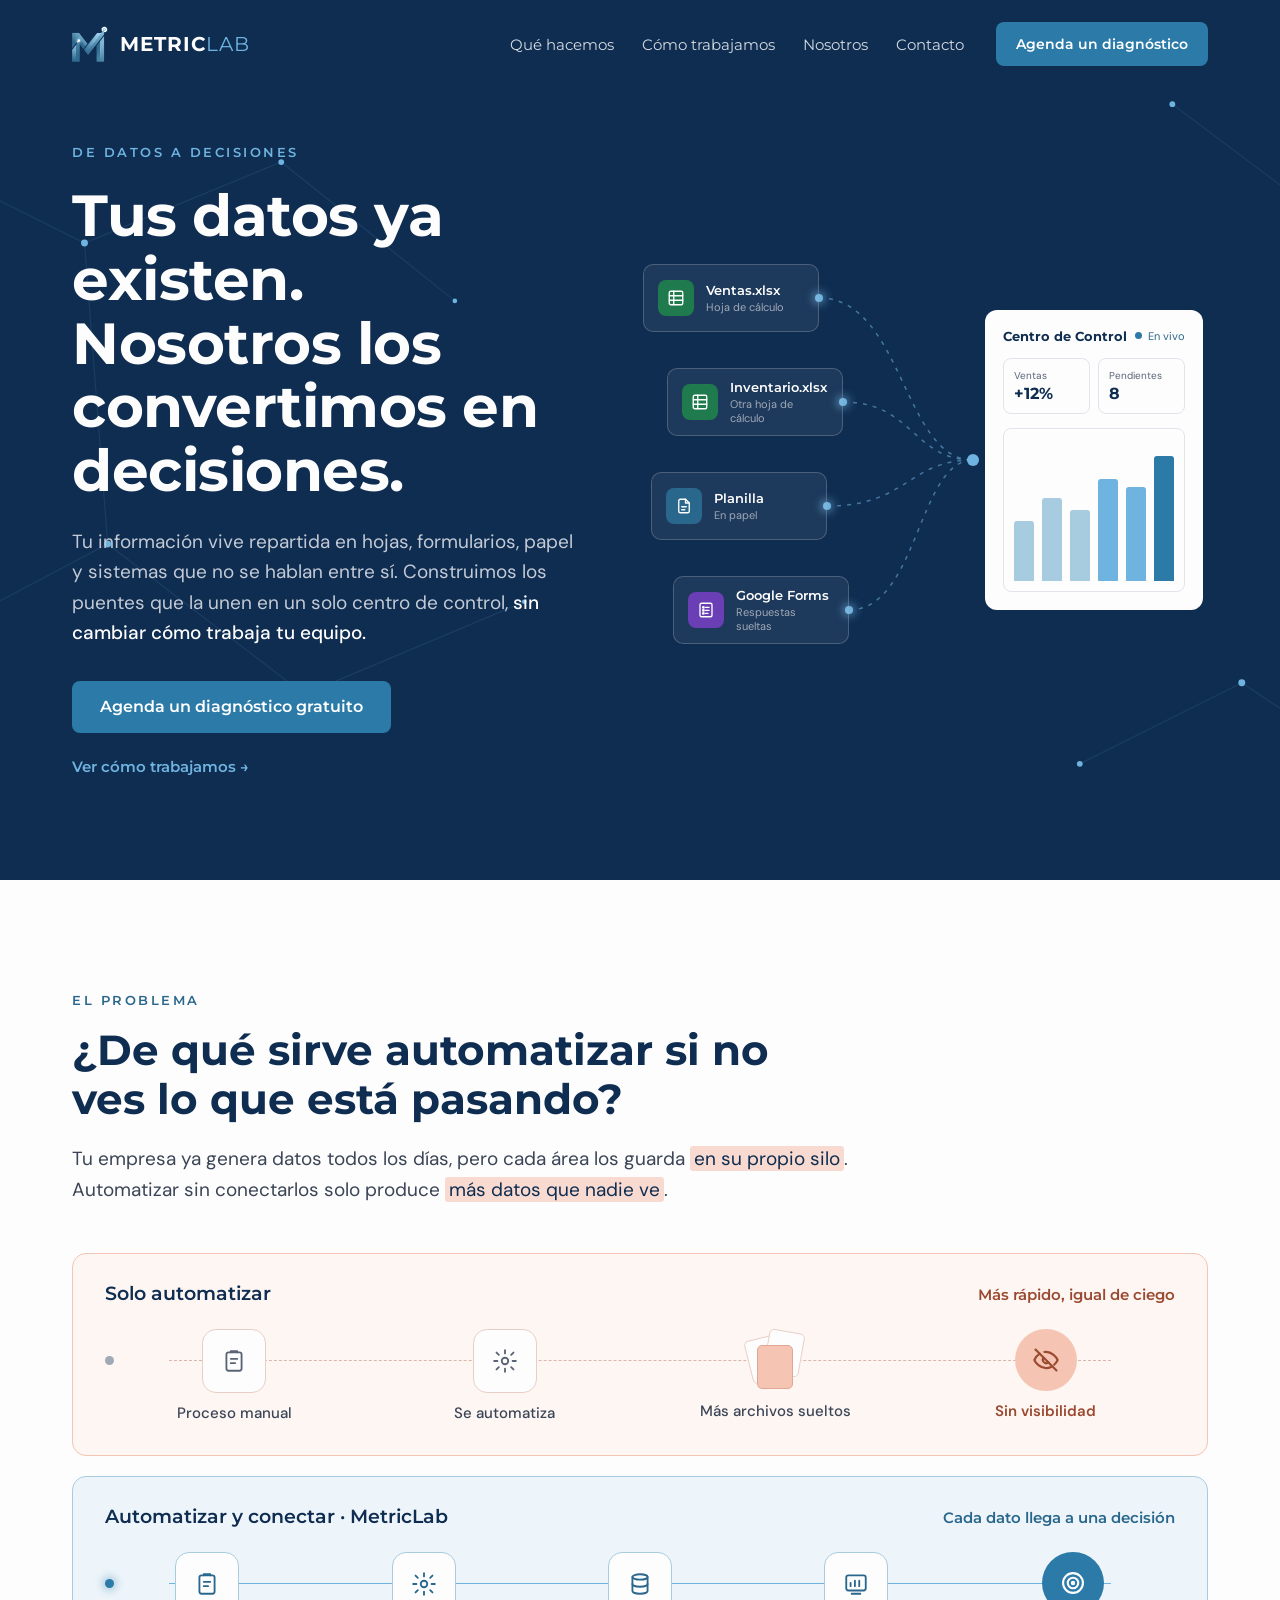
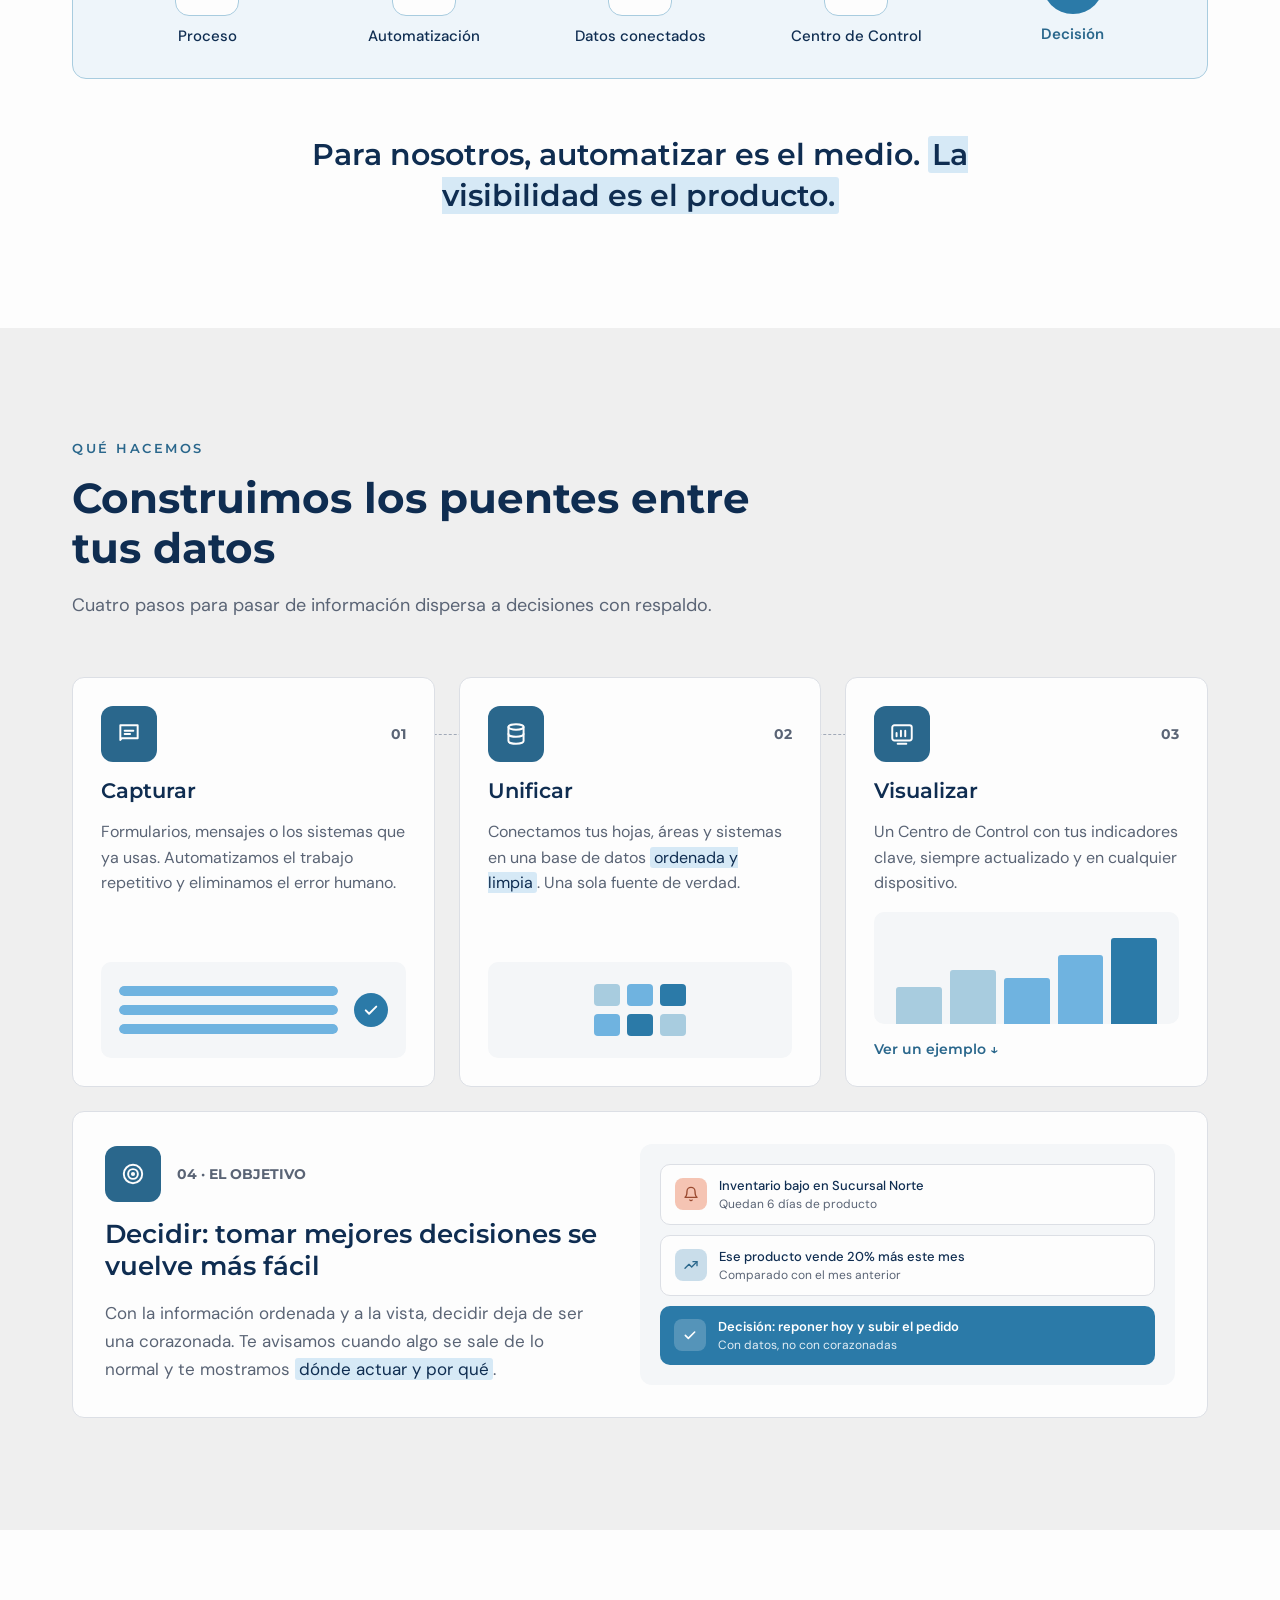
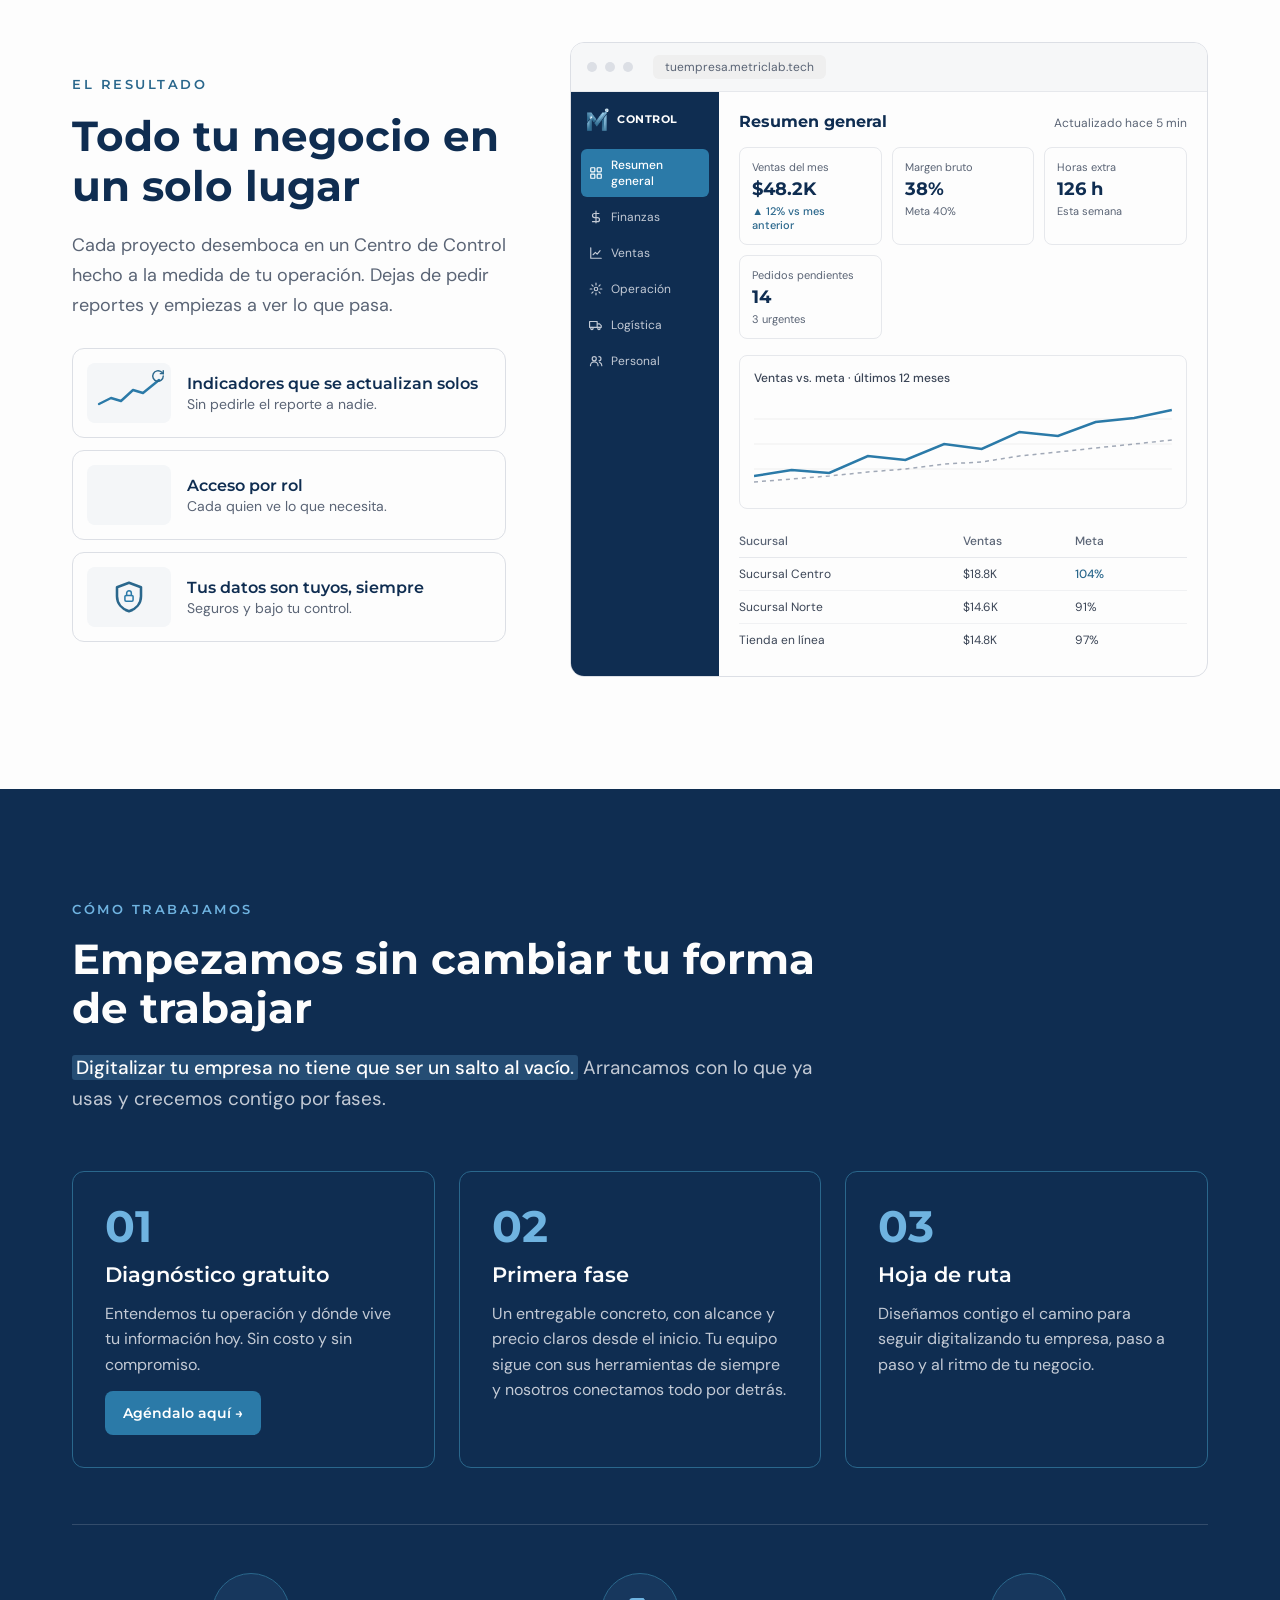
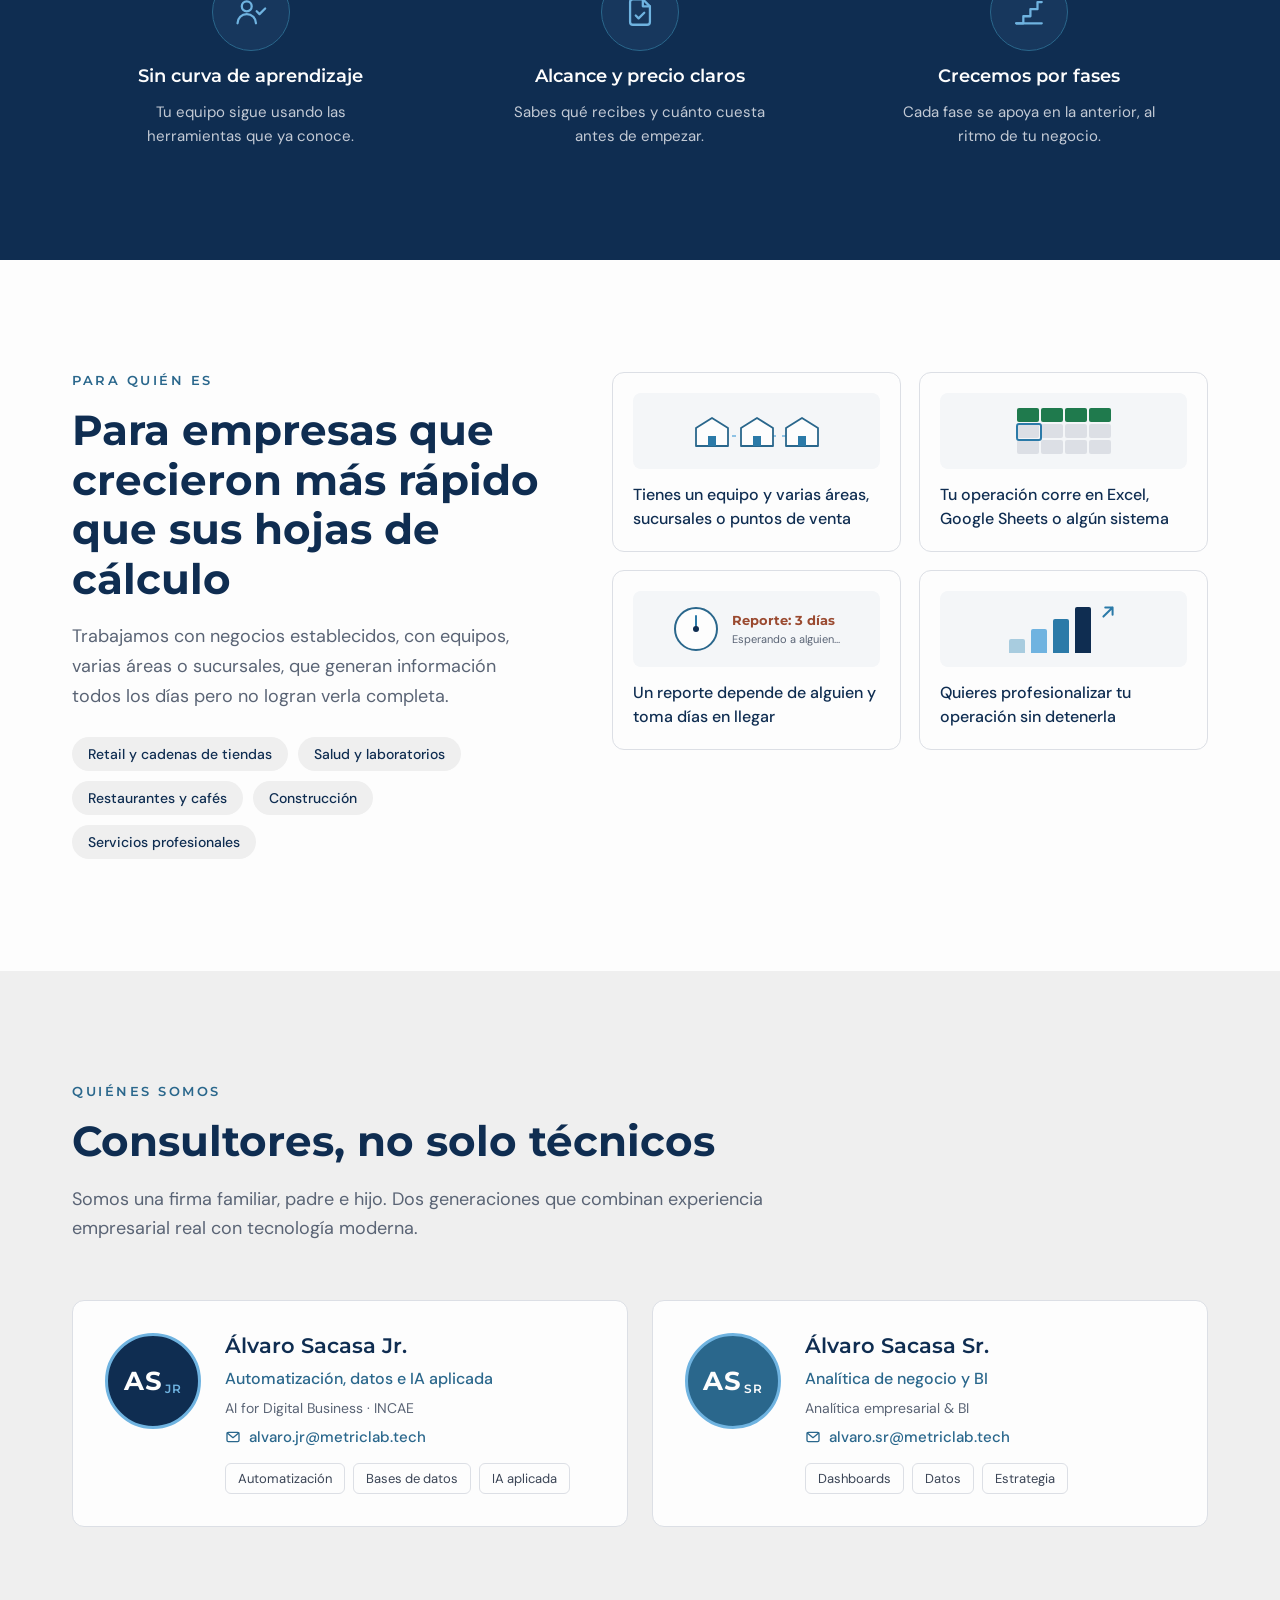
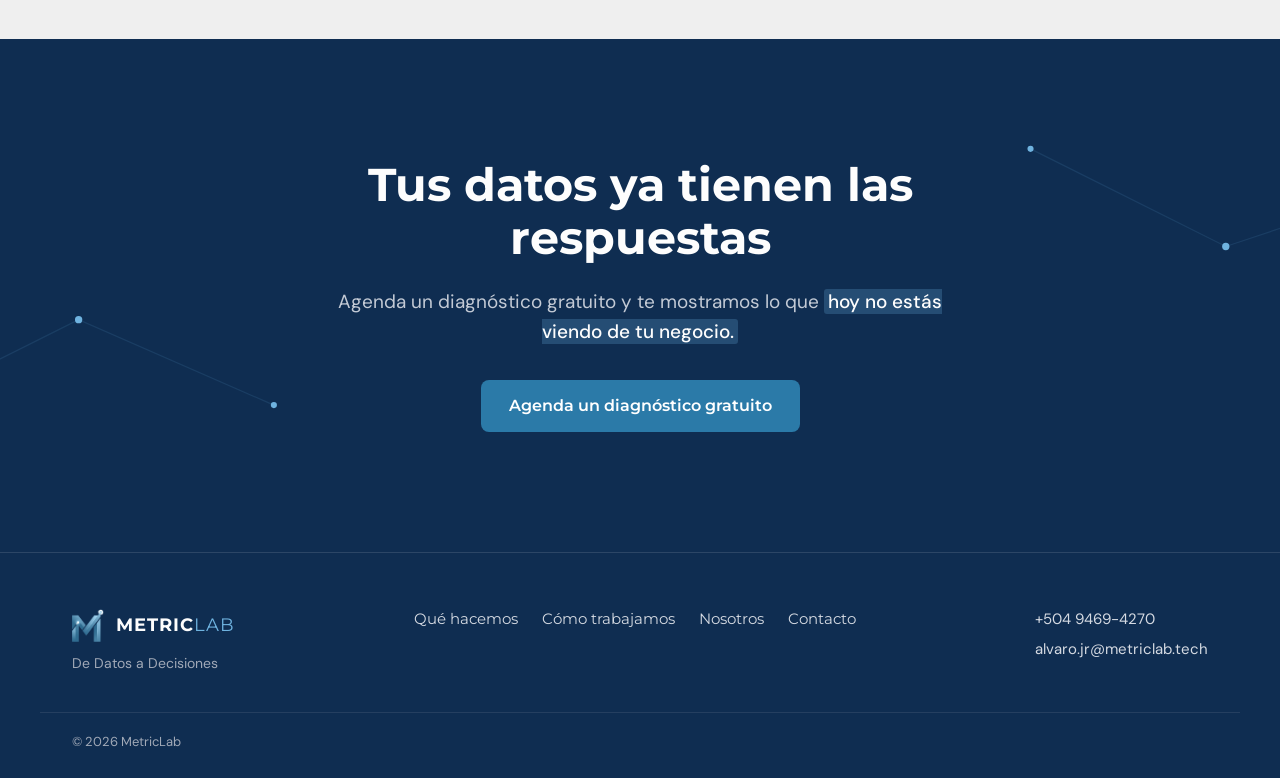
<file: index.html>
<!doctype html>
<html lang="es">
<head>
<meta charset="utf-8">
<meta name="viewport" content="width=device-width, initial-scale=1">
<title>MetricLab · Consultoría de datos y automatización</title>
<meta name="description" content="Conectamos la información dispersa de tu empresa en un solo centro de control. Datos ordenados, reportes automáticos y mejores decisiones, sin cambiar cómo trabaja tu equipo.">
<link rel="canonical" href="https://metriclab.tech/">
<meta name="theme-color" content="#0F2D51">
<meta property="og:type" content="website">
<meta property="og:locale" content="es_LA">
<meta property="og:site_name" content="MetricLab">
<meta property="og:title" content="MetricLab · Consultoría de datos y automatización">
<meta property="og:description" content="Conectamos la información dispersa de tu empresa en un solo centro de control. Datos ordenados, reportes automáticos y mejores decisiones, sin cambiar cómo trabaja tu equipo.">
<meta property="og:url" content="https://metriclab.tech/">
<meta property="og:image" content="https://metriclab.tech/assets/og-image.png">
<meta property="og:image:width" content="1200">
<meta property="og:image:height" content="630">
<meta name="twitter:card" content="summary_large_image">
<link rel="icon" type="image/png" sizes="32x32" href="/favicon-32.png">
<link rel="icon" type="image/png" sizes="192x192" href="/icon-192.png">
<link rel="apple-touch-icon" href="/apple-touch-icon.png">
<link rel="preconnect" href="https://fonts.googleapis.com">
<link rel="preconnect" href="https://fonts.gstatic.com" crossorigin>
<link rel="stylesheet" href="https://fonts.googleapis.com/css2?family=DM+Sans:wght@400;500&family=Montserrat:wght@400;600;700&display=swap">
<link rel="stylesheet" href="/assets/styles.css">
<script type="application/ld+json">{"@context": "https://schema.org", "@type": "ProfessionalService", "name": "MetricLab", "url": "https://metriclab.tech", "logo": "https://metriclab.tech/icon-192.png", "image": "https://metriclab.tech/assets/og-image.png", "slogan": "De Datos a Decisiones", "description": "Consultoría de datos y automatización. Conectamos la información dispersa de tu empresa en un solo centro de control para tomar mejores decisiones.", "email": "alvaro.jr@metriclab.tech", "telephone": "+504 9469-4270", "areaServed": "Latinoamérica", "founder": [{"@type": "Person", "name": "Álvaro Sacasa Jr."}, {"@type": "Person", "name": "Álvaro Sacasa Sr."}], "knowsAbout": ["Automatización de procesos", "Bases de datos", "Dashboards", "Inteligencia de negocios", "Análisis de datos"]}</script>
</head>
<body>
<a class="skip" href="#contenido">Saltar al contenido</a>
<div style="width: 100%; font-family: 'DM Sans', sans-serif; color: #0F2D51; background: #FDFDFD">

<header style="position: relative; overflow: hidden; background: #0F2D51; color: #FDFDFD">
<svg class="drift" aria-hidden="true" viewBox="0 0 1440 760" preserveAspectRatio="xMidYMid slice" style="position: absolute; inset: 0; width: 100%; height: 100%; pointer-events: none">
<g stroke="#6FB3E0" stroke-opacity="0.12" stroke-width="1" fill="none">
<path d="M60 120 L240 210 L410 140 L560 260"></path>
<path d="M90 560 L260 470 L430 600 L620 520"></path>
<path d="M1180 90 L1300 180 L1400 120"></path>
<path d="M1100 660 L1240 590 L1390 690"></path>
<path d="M240 210 L260 470"></path>
</g>
<g fill="#6FB3E0">
<circle class="tw" cx="60" cy="120" r="2.5"></circle>
<circle class="tw2" cx="240" cy="210" r="3"></circle>
<circle class="tw3" cx="410" cy="140" r="2.5"></circle>
<circle class="tw" cx="560" cy="260" r="2"></circle>
<circle class="tw2" cx="90" cy="560" r="2.5"></circle>
<circle class="tw3" cx="260" cy="470" r="3"></circle>
<circle class="tw" cx="430" cy="600" r="2.5"></circle>
<circle class="tw2" cx="620" cy="520" r="2"></circle>
<circle class="tw3" cx="1180" cy="90" r="2.5"></circle>
<circle class="tw" cx="1300" cy="180" r="3"></circle>
<circle class="tw2" cx="1400" cy="120" r="2"></circle>
<circle class="tw3" cx="1100" cy="660" r="2.5"></circle>
<circle class="tw" cx="1240" cy="590" r="3"></circle>
<circle class="tw2" cx="1390" cy="690" r="2"></circle>
</g>
</svg>

<nav class="wrap" aria-label="Principal" style="position: relative; display: flex; align-items: center; justify-content: space-between; gap: 24px; padding-top: 22px; padding-bottom: 22px">
<a href="/" aria-label="MetricLab, inicio" style="display: flex; align-items: center; gap: 12px; text-decoration: none">
<img src="/assets/metriclab-m-light.png" alt="" style="width: 36px; height: 37px; object-fit: contain">
<span style="font-family: Montserrat, sans-serif; font-weight: 700; font-size: 20px; letter-spacing: 1px; color: #FDFDFD">METRIC<span style="color: #6FB3E0; font-weight: 400">LAB</span></span>
</a>
<div style="display: flex; align-items: center; gap: 32px">
<div class="navlinks" style="display: flex; align-items: center; gap: 28px">
<a class="navlink" href="#que-hacemos">Qué hacemos</a>
<a class="navlink" href="#como-trabajamos">Cómo trabajamos</a>
<a class="navlink" href="#nosotros">Nosotros</a>
<a class="navlink" href="/contacto/">Contacto</a>
</div>
<a class="btn" href="/contacto/" style="display: inline-flex; align-items: center; min-height: 44px; padding: 0 20px; border-radius: 8px; background: #2B7AA8; color: #FFFFFF; text-decoration: none; font-family: Montserrat, sans-serif; font-weight: 600; font-size: 14px; box-sizing: border-box">Agenda un diagnóstico</a>
</div>
</nav>

<div id="inicio" class="wrap" style="position: relative; display: flex; flex-wrap: wrap; align-items: center; gap: 56px; padding-top: 56px; padding-bottom: 104px">
<div style="flex: 1 1 460px; min-width: 0; display: flex; flex-direction: column; gap: 24px">
<p style="margin: 0; font-family: Montserrat, sans-serif; font-weight: 600; font-size: 13px; letter-spacing: 2.5px; color: #6FB3E0">DE DATOS A DECISIONES</p>
<h1 style="margin: 0; font-family: Montserrat, sans-serif; font-weight: 700; font-size: clamp(36px, 4.6vw, 58px); line-height: 1.1; letter-spacing: -0.5px; color: #FDFDFD">Tus datos ya existen. Nosotros los convertimos en decisiones.</h1>
<p style="margin: 0; font-size: 19px; line-height: 1.6; color: #C3CAD5; max-width: 560px">Tu información vive repartida en hojas, formularios, papel y sistemas que no se hablan entre sí. Construimos los puentes que la unen en un solo centro de control, <span style="color: #FDFDFD; font-weight: 500">sin cambiar cómo trabaja tu equipo.</span></p>
<div style="display: flex; flex-wrap: wrap; align-items: center; gap: 24px; margin-top: 8px">
<a class="btn" href="/contacto/" style="display: inline-flex; align-items: center; min-height: 52px; padding: 0 28px; border-radius: 8px; background: #2B7AA8; color: #FFFFFF; text-decoration: none; font-family: Montserrat, sans-serif; font-weight: 600; font-size: 16px; box-sizing: border-box">Agenda un diagnóstico gratuito</a>
<a class="ghost" href="#como-trabajamos" style="color: #6FB3E0; text-decoration: none; font-family: Montserrat, sans-serif; font-weight: 600; font-size: 15px">Ver cómo trabajamos →</a>
</div>
</div>

<div style="flex: 1 1 520px; min-width: 0; display: flex; justify-content: center">
<div class="viz" role="img" aria-label="Archivos y sistemas sueltos conectándose a un centro de control" style="position: relative; width: 560px; height: 440px; flex: none">
<svg aria-hidden="true" width="560" height="440" viewBox="0 0 560 440" style="position: absolute; left: 0; top: 0">
<g fill="none" stroke="#6FB3E0" stroke-opacity="0.55" stroke-width="1.5">
<path class="flow" d="M176 58 C 260 58, 260 220, 330 220"></path>
<path class="flow" d="M200 162 C 270 162, 270 220, 330 220"></path>
<path class="flow" d="M184 266 C 265 266, 265 220, 330 220"></path>
<path class="flow" d="M206 370 C 275 370, 275 220, 330 220"></path>
</g>
</svg>
<div class="traveler t1"></div>
<div class="traveler t2"></div>
<div class="traveler t3"></div>
<div class="traveler t4"></div>

<div class="float1" style="position: absolute; left: 0; top: 24px; width: 176px; height: 68px; box-sizing: border-box; padding: 12px 14px; display: flex; align-items: center; gap: 12px; background: rgba(253,253,253,0.06); border: 1px solid rgba(161,169,183,0.35); border-radius: 10px">
<div style="width: 36px; height: 36px; flex: none; border-radius: 8px; background: #1F7A4D; display: flex; align-items: center; justify-content: center">
<svg aria-hidden="true" width="18" height="18" viewBox="0 0 24 24" fill="none" stroke="#FDFDFD" stroke-width="1.8" stroke-linecap="round" stroke-linejoin="round"><rect x="3" y="3" width="18" height="18" rx="2"></rect><path d="M3 9h18M3 15h18M9 3v18"></path></svg>
</div>
<div style="display: flex; flex-direction: column; gap: 2px; min-width: 0">
<span style="font-family: Montserrat, sans-serif; font-weight: 600; font-size: 13px; color: #FDFDFD">Ventas.xlsx</span>
<span style="font-size: 11px; color: #A1A9B7">Hoja de cálculo</span>
</div>
</div>

<div class="float2" style="position: absolute; left: 24px; top: 128px; width: 176px; height: 68px; box-sizing: border-box; padding: 12px 14px; display: flex; align-items: center; gap: 12px; background: rgba(253,253,253,0.06); border: 1px solid rgba(161,169,183,0.35); border-radius: 10px">
<div style="width: 36px; height: 36px; flex: none; border-radius: 8px; background: #1F7A4D; display: flex; align-items: center; justify-content: center">
<svg aria-hidden="true" width="18" height="18" viewBox="0 0 24 24" fill="none" stroke="#FDFDFD" stroke-width="1.8" stroke-linecap="round" stroke-linejoin="round"><rect x="3" y="3" width="18" height="18" rx="2"></rect><path d="M3 9h18M3 15h18M9 3v18"></path></svg>
</div>
<div style="display: flex; flex-direction: column; gap: 2px; min-width: 0">
<span style="font-family: Montserrat, sans-serif; font-weight: 600; font-size: 13px; color: #FDFDFD">Inventario.xlsx</span>
<span style="font-size: 11px; color: #A1A9B7">Otra hoja de cálculo</span>
</div>
</div>

<div class="float3" style="position: absolute; left: 8px; top: 232px; width: 176px; height: 68px; box-sizing: border-box; padding: 12px 14px; display: flex; align-items: center; gap: 12px; background: rgba(253,253,253,0.06); border: 1px solid rgba(161,169,183,0.35); border-radius: 10px">
<div style="width: 36px; height: 36px; flex: none; border-radius: 8px; background: #2A678C; display: flex; align-items: center; justify-content: center">
<svg aria-hidden="true" width="18" height="18" viewBox="0 0 24 24" fill="none" stroke="#FDFDFD" stroke-width="1.8" stroke-linecap="round" stroke-linejoin="round"><path d="M14 3H7a2 2 0 0 0-2 2v14a2 2 0 0 0 2 2h10a2 2 0 0 0 2-2V8z"></path><path d="M14 3v5h5M9 13h6M9 17h4"></path></svg>
</div>
<div style="display: flex; flex-direction: column; gap: 2px; min-width: 0">
<span style="font-family: Montserrat, sans-serif; font-weight: 600; font-size: 13px; color: #FDFDFD">Planilla</span>
<span style="font-size: 11px; color: #A1A9B7">En papel</span>
</div>
</div>

<div class="float4" style="position: absolute; left: 30px; top: 336px; width: 176px; height: 68px; box-sizing: border-box; padding: 12px 14px; display: flex; align-items: center; gap: 12px; background: rgba(253,253,253,0.06); border: 1px solid rgba(161,169,183,0.35); border-radius: 10px">
<div style="width: 36px; height: 36px; flex: none; border-radius: 8px; background: #6A3FB5; display: flex; align-items: center; justify-content: center">
<svg aria-hidden="true" width="18" height="18" viewBox="0 0 24 24" fill="none" stroke="#FDFDFD" stroke-width="1.8" stroke-linecap="round" stroke-linejoin="round"><rect x="4" y="3" width="16" height="18" rx="2"></rect><circle cx="8.5" cy="8.5" r="1"></circle><circle cx="8.5" cy="12.5" r="1"></circle><circle cx="8.5" cy="16.5" r="1"></circle><path d="M11.5 8.5h4.5M11.5 12.5h4.5M11.5 16.5h3"></path></svg>
</div>
<div style="display: flex; flex-direction: column; gap: 2px; min-width: 0">
<span style="font-family: Montserrat, sans-serif; font-weight: 600; font-size: 13px; color: #FDFDFD">Google Forms</span>
<span style="font-size: 11px; color: #A1A9B7">Respuestas sueltas</span>
</div>
</div>

<div class="hub" style="position: absolute; left: 324px; top: 214px; width: 12px; height: 12px; border-radius: 50%; background: #6FB3E0"></div>

<div style="position: absolute; left: 342px; top: 70px; width: 218px; height: 300px; box-sizing: border-box; padding: 18px; display: flex; flex-direction: column; gap: 14px; background: #FDFDFD; border-radius: 12px; color: #0F2D51">
<div style="display: flex; align-items: center; justify-content: space-between">
<span style="font-family: Montserrat, sans-serif; font-weight: 700; font-size: 13px">Centro de Control</span>
<span style="display: flex; align-items: center; gap: 6px; font-size: 11px; color: #2A678C"><span style="width: 7px; height: 7px; border-radius: 50%; background: #2B7AA8"></span>En vivo</span>
</div>
<div style="display: grid; grid-template-columns: repeat(2, minmax(0, 1fr)); gap: 8px">
<div style="padding: 10px; border: 1px solid #E1E4EA; border-radius: 8px; display: flex; flex-direction: column; gap: 2px">
<span style="font-size: 10px; color: #5A6475">Ventas</span>
<span style="font-family: Montserrat, sans-serif; font-weight: 700; font-size: 16px">+12%</span>
</div>
<div style="padding: 10px; border: 1px solid #E1E4EA; border-radius: 8px; display: flex; flex-direction: column; gap: 2px">
<span style="font-size: 10px; color: #5A6475">Pendientes</span>
<span style="font-family: Montserrat, sans-serif; font-weight: 700; font-size: 16px">8</span>
</div>
</div>
<div style="flex: 1; display: flex; align-items: flex-end; gap: 8px; padding: 10px; border: 1px solid #E1E4EA; border-radius: 8px">
<div class="bar" style="flex: 1; height: 42%; background: #A8CCDF; border-radius: 3px 3px 0 0"></div>
<div class="bar" style="flex: 1; height: 58%; background: #A8CCDF; border-radius: 3px 3px 0 0; animation-delay: .4s"></div>
<div class="bar" style="flex: 1; height: 50%; background: #A8CCDF; border-radius: 3px 3px 0 0; animation-delay: .8s"></div>
<div class="bar" style="flex: 1; height: 72%; background: #6FB3E0; border-radius: 3px 3px 0 0; animation-delay: 1.2s"></div>
<div class="bar" style="flex: 1; height: 66%; background: #6FB3E0; border-radius: 3px 3px 0 0; animation-delay: 1.6s"></div>
<div class="bar" style="flex: 1; height: 88%; background: #2B7AA8; border-radius: 3px 3px 0 0; animation-delay: 2s"></div>
</div>
</div>
</div>
</div>
</div>
</header>
<main id="contenido">

<section id="problema" style="padding: 112px 0; background: #FDFDFD">
<div class="wrap" style="display: flex; flex-direction: column; gap: 48px">
<div style="display: flex; flex-direction: column; gap: 18px; max-width: 780px">
<p style="margin: 0; font-family: Montserrat, sans-serif; font-weight: 600; font-size: 13px; letter-spacing: 2.5px; color: #2A678C">EL PROBLEMA</p>
<h2 style="margin: 0; font-family: Montserrat, sans-serif; font-weight: 700; font-size: clamp(30px, 3.4vw, 42px); line-height: 1.18; color: #0F2D51">¿De qué sirve automatizar si no ves lo que está pasando?</h2>
<p style="margin: 0; font-size: 19px; line-height: 1.65; color: #3B4556">Tu empresa ya genera datos todos los días, pero cada área los guarda <mark class="bad">en su propio silo</mark>. Automatizar sin conectarlos solo produce <mark class="bad">más datos que nadie ve</mark>.</p>
</div>

<div style="display: flex; flex-direction: column; gap: 20px">

<div style="padding: 28px 32px 32px; background: #FDF6F3; border: 1px solid #F5C4B3; border-radius: 14px; display: flex; flex-direction: column; gap: 24px">
<div style="display: flex; flex-wrap: wrap; align-items: baseline; justify-content: space-between; gap: 8px">
<h3 style="margin: 0; font-family: Montserrat, sans-serif; font-weight: 600; font-size: 19px; color: #0F2D51">Solo automatizar</h3>
<span style="font-family: Montserrat, sans-serif; font-weight: 600; font-size: 15px; color: #9A4A30">Más rápido, igual de ciego</span>
</div>
<div class="flowrow">
<div class="track" aria-hidden="true" style="border-top: 1.5px dashed #D9B8AC"></div>
<div class="trav trav-bad" aria-hidden="true"></div>
<div class="node">
<div style="width: 62px; height: 62px; flex: none; border-radius: 14px; background: #FDFDFD; border: 1px solid #E8CFC6; display: flex; align-items: center; justify-content: center"><svg aria-hidden="true" width="26" height="26" viewBox="0 0 24 24" fill="none" stroke="#5A6475" stroke-width="1.7" stroke-linecap="round" stroke-linejoin="round"><rect x="5" y="4" width="14" height="17" rx="2"></rect><path d="M9 4V3h6v1M9 10h6M9 14h4"></path></svg></div>
<span style="font-size: 15px; font-weight: 500; color: #3B4556">Proceso manual</span>
</div>
<div class="node">
<div style="width: 62px; height: 62px; flex: none; border-radius: 14px; background: #FDFDFD; border: 1px solid #E8CFC6; display: flex; align-items: center; justify-content: center"><svg aria-hidden="true" width="26" height="26" viewBox="0 0 24 24" fill="none" stroke="#5A6475" stroke-width="1.7" stroke-linecap="round" stroke-linejoin="round"><circle cx="12" cy="12" r="3"></circle><path d="M12 2v3M12 19v3M4.2 4.2l2.1 2.1M17.7 17.7l2.1 2.1M2 12h3M19 12h3M4.2 19.8l2.1-2.1M17.7 6.3l2.1-2.1"></path></svg></div>
<span style="font-size: 15px; font-weight: 500; color: #3B4556">Se automatiza</span>
</div>
<div class="node">
<div style="position: relative; width: 62px; height: 62px; flex: none">
<div style="position: absolute; left: 4px; top: 8px; width: 34px; height: 42px; border-radius: 5px; background: #FDFDFD; border: 1px solid #E8CFC6; transform: rotate(-14deg)"></div>
<div style="position: absolute; left: 22px; top: 2px; width: 34px; height: 42px; border-radius: 5px; background: #FDFDFD; border: 1px solid #E8CFC6; transform: rotate(10deg)"></div>
<div style="position: absolute; left: 13px; top: 16px; width: 34px; height: 42px; border-radius: 5px; background: #F5C4B3; border: 1px solid #E0A893"></div>
</div>
<span style="font-size: 15px; font-weight: 500; color: #3B4556">Más archivos sueltos</span>
</div>
<div class="node">
<div style="width: 62px; height: 62px; flex: none; border-radius: 50%; background: #F5C4B3; display: flex; align-items: center; justify-content: center"><svg aria-hidden="true" width="28" height="28" viewBox="0 0 24 24" fill="none" stroke="#9A4A30" stroke-width="1.8" stroke-linecap="round" stroke-linejoin="round"><path d="M3 3l18 18"></path><path d="M10.6 5.1A10 10 0 0 1 12 5c5 0 9 4.5 10 7a13 13 0 0 1-3 4.1M6.6 6.6A13 13 0 0 0 2 12c1 2.5 5 7 10 7a9.6 9.6 0 0 0 4.4-1"></path><path d="M9.9 9.9a3 3 0 0 0 4.2 4.2"></path></svg></div>
<span style="font-size: 15px; font-weight: 600; color: #9A4A30">Sin visibilidad</span>
</div>
</div>
</div>

<div style="padding: 28px 32px 32px; background: #EEF5FA; border: 1px solid #A8CCDF; border-radius: 14px; display: flex; flex-direction: column; gap: 24px">
<div style="display: flex; flex-wrap: wrap; align-items: baseline; justify-content: space-between; gap: 8px">
<h3 style="margin: 0; font-family: Montserrat, sans-serif; font-weight: 600; font-size: 19px; color: #0F2D51">Automatizar y conectar · MetricLab</h3>
<span style="font-family: Montserrat, sans-serif; font-weight: 600; font-size: 15px; color: #2A678C">Cada dato llega a una decisión</span>
</div>
<div class="flowrow">
<div class="track" aria-hidden="true" style="border-top: 1.5px solid #6FB3E0"></div>
<div class="trav trav-ok" aria-hidden="true"></div>
<div class="node">
<div style="width: 62px; height: 62px; flex: none; border-radius: 14px; background: #FDFDFD; border: 1px solid #A8CCDF; display: flex; align-items: center; justify-content: center"><svg aria-hidden="true" width="26" height="26" viewBox="0 0 24 24" fill="none" stroke="#2A678C" stroke-width="1.7" stroke-linecap="round" stroke-linejoin="round"><rect x="5" y="4" width="14" height="17" rx="2"></rect><path d="M9 4V3h6v1M9 10h6M9 14h4"></path></svg></div>
<span style="font-size: 15px; font-weight: 500; color: #0F2D51">Proceso</span>
</div>
<div class="node">
<div style="width: 62px; height: 62px; flex: none; border-radius: 14px; background: #FDFDFD; border: 1px solid #A8CCDF; display: flex; align-items: center; justify-content: center"><svg aria-hidden="true" width="26" height="26" viewBox="0 0 24 24" fill="none" stroke="#2A678C" stroke-width="1.7" stroke-linecap="round" stroke-linejoin="round"><circle cx="12" cy="12" r="3"></circle><path d="M12 2v3M12 19v3M4.2 4.2l2.1 2.1M17.7 17.7l2.1 2.1M2 12h3M19 12h3M4.2 19.8l2.1-2.1M17.7 6.3l2.1-2.1"></path></svg></div>
<span style="font-size: 15px; font-weight: 500; color: #0F2D51">Automatización</span>
</div>
<div class="node">
<div style="width: 62px; height: 62px; flex: none; border-radius: 14px; background: #FDFDFD; border: 1px solid #A8CCDF; display: flex; align-items: center; justify-content: center"><svg aria-hidden="true" width="26" height="26" viewBox="0 0 24 24" fill="none" stroke="#2A678C" stroke-width="1.7" stroke-linecap="round" stroke-linejoin="round"><ellipse cx="12" cy="5.5" rx="7" ry="2.5"></ellipse><path d="M5 5.5v13c0 1.4 3.1 2.5 7 2.5s7-1.1 7-2.5v-13"></path><path d="M5 12c0 1.4 3.1 2.5 7 2.5s7-1.1 7-2.5"></path></svg></div>
<span style="font-size: 15px; font-weight: 500; color: #0F2D51">Datos conectados</span>
</div>
<div class="node">
<div style="width: 62px; height: 62px; flex: none; border-radius: 14px; background: #FDFDFD; border: 1px solid #A8CCDF; display: flex; align-items: center; justify-content: center"><svg aria-hidden="true" width="26" height="26" viewBox="0 0 24 24" fill="none" stroke="#2A678C" stroke-width="1.7" stroke-linecap="round" stroke-linejoin="round"><rect x="3" y="4" width="18" height="14" rx="2"></rect><path d="M7 14v-3M11 14V9M15 14v-5M8 21h8"></path></svg></div>
<span style="font-size: 15px; font-weight: 500; color: #0F2D51">Centro de Control</span>
</div>
<div class="node">
<div style="width: 62px; height: 62px; flex: none; border-radius: 50%; background: #2B7AA8; display: flex; align-items: center; justify-content: center"><svg aria-hidden="true" width="28" height="28" viewBox="0 0 24 24" fill="none" stroke="#FDFDFD" stroke-width="1.8" stroke-linecap="round" stroke-linejoin="round"><circle cx="12" cy="12" r="8.5"></circle><circle cx="12" cy="12" r="4.5"></circle><circle cx="12" cy="12" r="1"></circle></svg></div>
<span style="font-size: 15px; font-weight: 600; color: #2A678C">Decisión</span>
</div>
</div>
</div>

</div>

<div style="display: flex; flex-direction: column; align-items: center; text-align: center; gap: 10px; padding-top: 8px">
<p style="margin: 0; font-family: Montserrat, sans-serif; font-weight: 600; font-size: clamp(22px, 2.4vw, 30px); line-height: 1.35; color: #0F2D51; max-width: 820px">Para nosotros, automatizar es el medio. <mark>La visibilidad es el producto.</mark></p>
</div>
</div>
</section>

<section id="que-hacemos" style="padding: 112px 0; background: #EFEFEF">
<div class="wrap" style="display: flex; flex-direction: column; gap: 56px">
<div style="display: flex; flex-direction: column; gap: 18px; max-width: 720px">
<p style="margin: 0; font-family: Montserrat, sans-serif; font-weight: 600; font-size: 13px; letter-spacing: 2.5px; color: #2A678C">QUÉ HACEMOS</p>
<h2 style="margin: 0; font-family: Montserrat, sans-serif; font-weight: 700; font-size: clamp(30px, 3.4vw, 42px); line-height: 1.18; color: #0F2D51">Construimos los puentes entre tus datos</h2>
<p style="margin: 0; font-size: 18px; line-height: 1.65; color: #5A6475">Cuatro pasos para pasar de información dispersa a decisiones con respaldo.</p>
</div>

<div style="position: relative">
<div class="stepline" aria-hidden="true" style="position: absolute; left: 16%; right: 16%; top: 57px; border-top: 1px dashed #A1A9B7"></div>
<ol class="steps3" style="position: relative; margin: 0; padding: 0; list-style: none">

<li class="step" style="padding: 28px; background: #FDFDFD; border: 1px solid #DCDFE5; border-radius: 12px; display: flex; flex-direction: column; gap: 16px">
<div style="display: flex; align-items: center; justify-content: space-between">
<div class="stepicon" style="width: 56px; height: 56px; border-radius: 12px; background: #2A678C; display: flex; align-items: center; justify-content: center; transition: background-color .25s ease">
<svg aria-hidden="true" width="26" height="26" viewBox="0 0 24 24" fill="none" stroke="#FDFDFD" stroke-width="1.8" stroke-linecap="round" stroke-linejoin="round"><path d="M4 4h16v12H5.2L4 17.5z"></path><path d="M8 9h8M8 12h5"></path></svg>
</div>
<span style="font-family: Montserrat, sans-serif; font-weight: 700; font-size: 14px; color: #5A6475">01</span>
</div>
<h3 style="margin: 0; font-family: Montserrat, sans-serif; font-weight: 600; font-size: 21px; color: #0F2D51">Capturar</h3>
<p style="margin: 0; font-size: 16px; line-height: 1.6; color: #5A6475">Formularios, mensajes o los sistemas que ya usas. Automatizamos el trabajo repetitivo y eliminamos el error humano.</p>
<div class="mini" aria-hidden="true" style="display: flex; align-items: center; gap: 16px; padding: 0 18px">
<div style="flex: 1; display: flex; flex-direction: column; gap: 9px">
<div style="height: 10px; border-radius: 5px; background: #E1E4EA; overflow: hidden"><div class="f1" style="height: 100%; background: #6FB3E0; border-radius: 5px"></div></div>
<div style="height: 10px; border-radius: 5px; background: #E1E4EA; overflow: hidden"><div class="f2" style="height: 100%; background: #6FB3E0; border-radius: 5px"></div></div>
<div style="height: 10px; border-radius: 5px; background: #E1E4EA; overflow: hidden"><div class="f3" style="height: 100%; background: #6FB3E0; border-radius: 5px"></div></div>
</div>
<div class="pop" style="width: 34px; height: 34px; flex: none; border-radius: 50%; background: #2B7AA8; display: flex; align-items: center; justify-content: center"><svg width="18" height="18" viewBox="0 0 24 24" fill="none" stroke="#FDFDFD" stroke-width="2.6" stroke-linecap="round" stroke-linejoin="round"><path d="M5 12.5l4.5 4.5L19 7.5"></path></svg></div>
</div>
</li>

<li class="step" style="padding: 28px; background: #FDFDFD; border: 1px solid #DCDFE5; border-radius: 12px; display: flex; flex-direction: column; gap: 16px">
<div style="display: flex; align-items: center; justify-content: space-between">
<div class="stepicon" style="width: 56px; height: 56px; border-radius: 12px; background: #2A678C; display: flex; align-items: center; justify-content: center; transition: background-color .25s ease">
<svg aria-hidden="true" width="26" height="26" viewBox="0 0 24 24" fill="none" stroke="#FDFDFD" stroke-width="1.8" stroke-linecap="round" stroke-linejoin="round"><ellipse cx="12" cy="5.5" rx="7" ry="2.5"></ellipse><path d="M5 5.5v13c0 1.4 3.1 2.5 7 2.5s7-1.1 7-2.5v-13"></path><path d="M5 12c0 1.4 3.1 2.5 7 2.5s7-1.1 7-2.5"></path></svg>
</div>
<span style="font-family: Montserrat, sans-serif; font-weight: 700; font-size: 14px; color: #5A6475">02</span>
</div>
<h3 style="margin: 0; font-family: Montserrat, sans-serif; font-weight: 600; font-size: 21px; color: #0F2D51">Unificar</h3>
<p style="margin: 0; font-size: 16px; line-height: 1.6; color: #5A6475">Conectamos tus hojas, áreas y sistemas en una base de datos <mark>ordenada y limpia</mark>. Una sola fuente de verdad.</p>
<div class="mini" aria-hidden="true" style="display: flex; align-items: center; justify-content: center">
<div style="position: relative; width: 92px; height: 52px">
<span class="u1" style="position: absolute; left: 0; top: 0; width: 26px; height: 22px; border-radius: 4px; background: #A8CCDF"></span>
<span class="u2" style="position: absolute; left: 33px; top: 0; width: 26px; height: 22px; border-radius: 4px; background: #6FB3E0"></span>
<span class="u3" style="position: absolute; left: 66px; top: 0; width: 26px; height: 22px; border-radius: 4px; background: #2B7AA8"></span>
<span class="u4" style="position: absolute; left: 0; top: 30px; width: 26px; height: 22px; border-radius: 4px; background: #6FB3E0"></span>
<span class="u5" style="position: absolute; left: 33px; top: 30px; width: 26px; height: 22px; border-radius: 4px; background: #2B7AA8"></span>
<span class="u6" style="position: absolute; left: 66px; top: 30px; width: 26px; height: 22px; border-radius: 4px; background: #A8CCDF"></span>
</div>
</div>
</li>

<li class="step" style="background: #FDFDFD; border: 1px solid #DCDFE5; border-radius: 12px">
<a class="steplink" href="#resultado" style="padding: 28px; box-sizing: border-box">
<div style="display: flex; align-items: center; justify-content: space-between">
<div class="stepicon" style="width: 56px; height: 56px; border-radius: 12px; background: #2A678C; display: flex; align-items: center; justify-content: center; transition: background-color .25s ease">
<svg aria-hidden="true" width="26" height="26" viewBox="0 0 24 24" fill="none" stroke="#FDFDFD" stroke-width="1.8" stroke-linecap="round" stroke-linejoin="round"><rect x="3" y="4" width="18" height="14" rx="2"></rect><path d="M7 14v-3M11 14V9M15 14v-5M8 21h8"></path></svg>
</div>
<span style="font-family: Montserrat, sans-serif; font-weight: 700; font-size: 14px; color: #5A6475">03</span>
</div>
<h3 style="margin: 0; font-family: Montserrat, sans-serif; font-weight: 600; font-size: 21px; color: #0F2D51">Visualizar</h3>
<p style="margin: 0; font-size: 16px; line-height: 1.6; color: #5A6475">Un Centro de Control con tus indicadores clave, siempre actualizado y en cualquier dispositivo.</p>
<div class="mini" aria-hidden="true" style="display: flex; align-items: flex-end; gap: 8px; padding: 16px 22px 0">
<div class="g" style="flex: 1; height: 38%; background: #A8CCDF; border-radius: 3px 3px 0 0"></div>
<div class="g" style="flex: 1; height: 56%; background: #A8CCDF; border-radius: 3px 3px 0 0; animation-delay: .15s"></div>
<div class="g" style="flex: 1; height: 48%; background: #6FB3E0; border-radius: 3px 3px 0 0; animation-delay: .3s"></div>
<div class="g" style="flex: 1; height: 72%; background: #6FB3E0; border-radius: 3px 3px 0 0; animation-delay: .45s"></div>
<div class="g" style="flex: 1; height: 90%; background: #2B7AA8; border-radius: 3px 3px 0 0; animation-delay: .6s"></div>
</div>
<span style="font-family: Montserrat, sans-serif; font-weight: 600; font-size: 14px; color: #2A678C">Ver un ejemplo ↓</span>
</a>
</li>

<li class="step" style="grid-column: 1 / -1; padding: 32px; background: #FDFDFD; border: 1px solid #DCDFE5; border-radius: 12px">
<div class="decide">
<div style="flex: 1 1 0; min-width: 0; display: flex; flex-direction: column; gap: 16px">
<div style="display: flex; align-items: center; gap: 16px">
<div class="stepicon" style="width: 56px; height: 56px; flex: none; border-radius: 12px; background: #2A678C; display: flex; align-items: center; justify-content: center; transition: background-color .25s ease">
<svg aria-hidden="true" width="26" height="26" viewBox="0 0 24 24" fill="none" stroke="#FDFDFD" stroke-width="1.8" stroke-linecap="round" stroke-linejoin="round"><circle cx="12" cy="12" r="8.5"></circle><circle cx="12" cy="12" r="4.5"></circle><circle cx="12" cy="12" r="1"></circle></svg>
</div>
<span style="font-family: Montserrat, sans-serif; font-weight: 700; font-size: 14px; color: #5A6475">04 · EL OBJETIVO</span>
</div>
<h3 style="margin: 0; font-family: Montserrat, sans-serif; font-weight: 600; font-size: 26px; line-height: 1.25; color: #0F2D51">Decidir: tomar mejores decisiones se vuelve más fácil</h3>
<p style="margin: 0; font-size: 17px; line-height: 1.65; color: #5A6475">Con la información ordenada y a la vista, decidir deja de ser una corazonada. Te avisamos cuando algo se sale de lo normal y te mostramos <mark>dónde actuar y por qué</mark>.</p>
</div>
<div aria-hidden="true" style="flex: 1 1 0; min-width: 0; padding: 20px; border-radius: 12px; background: #F4F6F8; display: flex; flex-direction: column; gap: 10px">
<div class="in1" style="display: flex; align-items: center; gap: 12px; padding: 12px 14px; background: #FDFDFD; border: 1px solid #DCDFE5; border-radius: 10px">
<span style="width: 32px; height: 32px; flex: none; border-radius: 8px; background: #F5C4B3; display: flex; align-items: center; justify-content: center"><svg width="16" height="16" viewBox="0 0 24 24" fill="none" stroke="#9A4A30" stroke-width="2" stroke-linecap="round" stroke-linejoin="round"><path d="M6 8a6 6 0 0 1 12 0c0 7 3 9 3 9H3s3-2 3-9"></path><path d="M10.3 21a1.9 1.9 0 0 0 3.4 0"></path></svg></span>
<span style="display: flex; flex-direction: column; gap: 2px; min-width: 0"><span style="font-size: 13px; font-weight: 500; color: #0F2D51">Inventario bajo en Sucursal Norte</span><span style="font-size: 12px; color: #5A6475">Quedan 6 días de producto</span></span>
</div>
<div class="in2" style="display: flex; align-items: center; gap: 12px; padding: 12px 14px; background: #FDFDFD; border: 1px solid #DCDFE5; border-radius: 10px">
<span style="width: 32px; height: 32px; flex: none; border-radius: 8px; background: #C9DDEA; display: flex; align-items: center; justify-content: center"><svg width="16" height="16" viewBox="0 0 24 24" fill="none" stroke="#2A678C" stroke-width="2" stroke-linecap="round" stroke-linejoin="round"><path d="M3 17l6-6 4 4 8-8"></path><path d="M15 7h6v6"></path></svg></span>
<span style="display: flex; flex-direction: column; gap: 2px; min-width: 0"><span style="font-size: 13px; font-weight: 500; color: #0F2D51">Ese producto vende 20% más este mes</span><span style="font-size: 12px; color: #5A6475">Comparado con el mes anterior</span></span>
</div>
<div class="in3" style="display: flex; align-items: center; gap: 12px; padding: 12px 14px; background: #2B7AA8; border-radius: 10px">
<span style="width: 32px; height: 32px; flex: none; border-radius: 8px; background: rgba(253,253,253,0.2); display: flex; align-items: center; justify-content: center"><svg width="16" height="16" viewBox="0 0 24 24" fill="none" stroke="#FFFFFF" stroke-width="2.4" stroke-linecap="round" stroke-linejoin="round"><path d="M5 12.5l4.5 4.5L19 7.5"></path></svg></span>
<span style="display: flex; flex-direction: column; gap: 2px; min-width: 0"><span style="font-size: 13px; font-weight: 600; color: #FFFFFF">Decisión: reponer hoy y subir el pedido</span><span style="font-size: 12px; color: #E3EEF5">Con datos, no con corazonadas</span></span>
</div>
</div>
</div>
</li>

</ol>
</div>
</div>
</section>

<section id="resultado" style="padding: 112px 0; background: #FDFDFD">
<div class="wrap" style="display: flex; flex-wrap: wrap; align-items: center; gap: 64px">
<div style="flex: 1 1 380px; min-width: 0; display: flex; flex-direction: column; gap: 20px">
<p style="margin: 0; font-family: Montserrat, sans-serif; font-weight: 600; font-size: 13px; letter-spacing: 2.5px; color: #2A678C">EL RESULTADO</p>
<h2 style="margin: 0; font-family: Montserrat, sans-serif; font-weight: 700; font-size: clamp(30px, 3.4vw, 42px); line-height: 1.18; color: #0F2D51">Todo tu negocio en un solo lugar</h2>
<p style="margin: 0; font-size: 18px; line-height: 1.65; color: #5A6475">Cada proyecto desemboca en un Centro de Control hecho a la medida de tu operación. Dejas de pedir reportes y empiezas a ver lo que pasa.</p>
<div style="display: flex; flex-direction: column; gap: 12px; margin-top: 8px">
<div class="step" style="display: flex; align-items: center; gap: 16px; padding: 14px; border: 1px solid #DCDFE5; border-radius: 12px; background: #FDFDFD">
<div aria-hidden="true" style="position: relative; width: 84px; height: 60px; flex: none; border-radius: 8px; background: #F4F6F8; display: flex; align-items: center; justify-content: center">
<svg width="64" height="34" viewBox="0 0 64 34" fill="none"><path class="draw" d="M2 28 L14 22 L24 25 L36 14 L46 17 L62 4" stroke="#2B7AA8" stroke-width="2.4" stroke-linecap="round" stroke-linejoin="round"></path></svg>
<svg class="spin" width="14" height="14" viewBox="0 0 24 24" fill="none" stroke="#2A678C" stroke-width="2.4" stroke-linecap="round" stroke-linejoin="round" style="position: absolute; right: 6px; top: 6px"><path d="M21 12a9 9 0 1 1-3-6.7L21 8"></path><path d="M21 3v5h-5"></path></svg>
</div>
<div style="display: flex; flex-direction: column; gap: 2px; min-width: 0">
<span style="font-family: Montserrat, sans-serif; font-weight: 600; font-size: 16px; color: #0F2D51">Indicadores que se actualizan solos</span>
<span style="font-size: 14px; color: #5A6475">Sin pedirle el reporte a nadie.</span>
</div>
</div>
<div class="step" style="display: flex; align-items: center; gap: 16px; padding: 14px; border: 1px solid #DCDFE5; border-radius: 12px; background: #FDFDFD">
<div aria-hidden="true" style="width: 84px; height: 60px; flex: none; border-radius: 8px; background: #F4F6F8; display: flex; align-items: center; justify-content: center; gap: 8px">
<span style="display: flex; flex-direction: column; align-items: center; gap: 4px"><span class="role" style="width: 16px; height: 16px; border-radius: 50%"></span><span class="role" style="width: 18px; height: 12px; border-radius: 3px"></span></span>
<span style="display: flex; flex-direction: column; align-items: center; gap: 4px"><span class="role" style="width: 16px; height: 16px; border-radius: 50%; animation-delay: 1.5s"></span><span class="role" style="width: 18px; height: 12px; border-radius: 3px; animation-delay: 1.5s"></span></span>
<span style="display: flex; flex-direction: column; align-items: center; gap: 4px"><span class="role" style="width: 16px; height: 16px; border-radius: 50%; animation-delay: 3s"></span><span class="role" style="width: 18px; height: 12px; border-radius: 3px; animation-delay: 3s"></span></span>
</div>
<div style="display: flex; flex-direction: column; gap: 2px; min-width: 0">
<span style="font-family: Montserrat, sans-serif; font-weight: 600; font-size: 16px; color: #0F2D51">Acceso por rol</span>
<span style="font-size: 14px; color: #5A6475">Cada quien ve lo que necesita.</span>
</div>
</div>
<div class="step" style="display: flex; align-items: center; gap: 16px; padding: 14px; border: 1px solid #DCDFE5; border-radius: 12px; background: #FDFDFD">
<div aria-hidden="true" style="width: 84px; height: 60px; flex: none; border-radius: 8px; background: #F4F6F8; display: flex; align-items: center; justify-content: center">
<div class="breath" style="position: relative; width: 36px; height: 36px">
<svg width="36" height="36" viewBox="0 0 24 24" fill="none" stroke="#2A678C" stroke-width="1.7" stroke-linecap="round" stroke-linejoin="round"><path d="M12 2.5l8 3v6c0 5-3.4 8.6-8 10-4.6-1.4-8-5-8-10v-6z"></path></svg>
<svg width="14" height="14" viewBox="0 0 24 24" fill="none" stroke="#2B7AA8" stroke-width="2.6" stroke-linecap="round" stroke-linejoin="round" style="position: absolute; left: 11px; top: 10px"><rect x="5" y="11" width="14" height="10" rx="2"></rect><path d="M8 11V7a4 4 0 0 1 8 0v4"></path></svg>
</div>
</div>
<div style="display: flex; flex-direction: column; gap: 2px; min-width: 0">
<span style="font-family: Montserrat, sans-serif; font-weight: 600; font-size: 16px; color: #0F2D51">Tus datos son tuyos, siempre</span>
<span style="font-size: 14px; color: #5A6475">Seguros y bajo tu control.</span>
</div>
</div>
</div>
</div>

<div role="img" aria-label="Ejemplo de un Centro de Control con varias páginas, indicadores, gráfica y tabla" style="flex: 1.4 1 560px; min-width: 0; border: 1px solid #DCDFE5; border-radius: 14px; overflow: hidden; background: #FDFDFD">
<div style="display: flex; align-items: center; gap: 8px; padding: 12px 16px; border-bottom: 1px solid #E6E8EC; background: #F6F7F8">
<span style="width: 10px; height: 10px; border-radius: 50%; background: #DCDFE5"></span>
<span style="width: 10px; height: 10px; border-radius: 50%; background: #DCDFE5"></span>
<span style="width: 10px; height: 10px; border-radius: 50%; background: #DCDFE5"></span>
<span style="margin-left: 12px; padding: 4px 12px; border-radius: 6px; background: #EFEFEF; font-size: 12px; color: #5A6475">tuempresa.metriclab.tech</span>
</div>
<div style="display: flex; min-height: 400px">
<div class="mockside" style="width: 148px; flex: none; background: #0F2D51; display: flex; flex-direction: column; gap: 4px; padding: 16px 10px; box-sizing: border-box">
<div style="display: flex; align-items: center; gap: 8px; padding: 0 6px 14px">
<img src="/assets/metriclab-m-light.png" alt="" style="width: 22px; height: 23px; object-fit: contain">
<span class="sidelabel" style="font-family: Montserrat, sans-serif; font-weight: 700; font-size: 11px; letter-spacing: .5px; color: #FDFDFD">CONTROL</span>
</div>
<div style="display: flex; align-items: center; gap: 8px; padding: 8px; border-radius: 6px; background: #2B7AA8; color: #FFFFFF; font-size: 12px; font-weight: 500"><svg aria-hidden="true" width="14" height="14" viewBox="0 0 24 24" fill="none" stroke="currentColor" stroke-width="2" stroke-linecap="round" stroke-linejoin="round" style="flex: none"><rect x="3" y="3" width="7" height="7" rx="1"></rect><rect x="14" y="3" width="7" height="7" rx="1"></rect><rect x="3" y="14" width="7" height="7" rx="1"></rect><rect x="14" y="14" width="7" height="7" rx="1"></rect></svg><span class="sidelabel">Resumen general</span></div>
<div style="display: flex; align-items: center; gap: 8px; padding: 8px; border-radius: 6px; color: #C3CAD5; font-size: 12px"><svg aria-hidden="true" width="14" height="14" viewBox="0 0 24 24" fill="none" stroke="currentColor" stroke-width="2" stroke-linecap="round" stroke-linejoin="round" style="flex: none"><path d="M12 2v20M17 6H9.5a3.5 3.5 0 0 0 0 7h5a3.5 3.5 0 0 1 0 7H6"></path></svg><span class="sidelabel">Finanzas</span></div>
<div style="display: flex; align-items: center; gap: 8px; padding: 8px; border-radius: 6px; color: #C3CAD5; font-size: 12px"><svg aria-hidden="true" width="14" height="14" viewBox="0 0 24 24" fill="none" stroke="currentColor" stroke-width="2" stroke-linecap="round" stroke-linejoin="round" style="flex: none"><path d="M3 3v18h18"></path><path d="M7 15l4-4 3 3 5-6"></path></svg><span class="sidelabel">Ventas</span></div>
<div style="display: flex; align-items: center; gap: 8px; padding: 8px; border-radius: 6px; color: #C3CAD5; font-size: 12px"><svg aria-hidden="true" width="14" height="14" viewBox="0 0 24 24" fill="none" stroke="currentColor" stroke-width="2" stroke-linecap="round" stroke-linejoin="round" style="flex: none"><circle cx="12" cy="12" r="3"></circle><path d="M12 2v3M12 19v3M2 12h3M19 12h3M4.9 4.9l2.1 2.1M17 17l2.1 2.1M4.9 19.1L7 17M17 7l2.1-2.1"></path></svg><span class="sidelabel">Operación</span></div>
<div style="display: flex; align-items: center; gap: 8px; padding: 8px; border-radius: 6px; color: #C3CAD5; font-size: 12px"><svg aria-hidden="true" width="14" height="14" viewBox="0 0 24 24" fill="none" stroke="currentColor" stroke-width="2" stroke-linecap="round" stroke-linejoin="round" style="flex: none"><path d="M1 6h13v10H1zM14 10h4l3 3v3h-7"></path><circle cx="5" cy="18" r="2"></circle><circle cx="17" cy="18" r="2"></circle></svg><span class="sidelabel">Logística</span></div>
<div style="display: flex; align-items: center; gap: 8px; padding: 8px; border-radius: 6px; color: #C3CAD5; font-size: 12px"><svg aria-hidden="true" width="14" height="14" viewBox="0 0 24 24" fill="none" stroke="currentColor" stroke-width="2" stroke-linecap="round" stroke-linejoin="round" style="flex: none"><circle cx="9" cy="8" r="3.5"></circle><path d="M2.5 20a6.5 6.5 0 0 1 13 0M17 4.5a3.5 3.5 0 0 1 0 7M22 20a6.5 6.5 0 0 0-4-6"></path></svg><span class="sidelabel">Personal</span></div>
</div>
<div style="flex: 1; min-width: 0; padding: 20px; display: flex; flex-direction: column; gap: 16px">
<div style="display: flex; justify-content: space-between; align-items: baseline; gap: 12px; flex-wrap: wrap">
<span style="font-family: Montserrat, sans-serif; font-weight: 700; font-size: 16px; color: #0F2D51">Resumen general</span>
<span style="font-size: 12px; color: #5A6475">Actualizado hace 5 min</span>
</div>
<div style="display: grid; grid-template-columns: repeat(auto-fit, minmax(130px, 1fr)); gap: 10px">
<div style="padding: 12px; border: 1px solid #E6E8EC; border-radius: 8px; display: flex; flex-direction: column; gap: 4px"><span style="font-size: 11px; color: #5A6475">Ventas del mes</span><span style="font-family: Montserrat, sans-serif; font-weight: 700; font-size: 18px; color: #0F2D51">$48.2K</span><span style="font-size: 11px; color: #2A678C; font-weight: 500">▲ 12% vs mes anterior</span></div>
<div style="padding: 12px; border: 1px solid #E6E8EC; border-radius: 8px; display: flex; flex-direction: column; gap: 4px"><span style="font-size: 11px; color: #5A6475">Margen bruto</span><span style="font-family: Montserrat, sans-serif; font-weight: 700; font-size: 18px; color: #0F2D51">38%</span><span style="font-size: 11px; color: #5A6475">Meta 40%</span></div>
<div style="padding: 12px; border: 1px solid #E6E8EC; border-radius: 8px; display: flex; flex-direction: column; gap: 4px"><span style="font-size: 11px; color: #5A6475">Horas extra</span><span style="font-family: Montserrat, sans-serif; font-weight: 700; font-size: 18px; color: #0F2D51">126 h</span><span style="font-size: 11px; color: #5A6475">Esta semana</span></div>
<div style="padding: 12px; border: 1px solid #E6E8EC; border-radius: 8px; display: flex; flex-direction: column; gap: 4px"><span style="font-size: 11px; color: #5A6475">Pedidos pendientes</span><span style="font-family: Montserrat, sans-serif; font-weight: 700; font-size: 18px; color: #0F2D51">14</span><span style="font-size: 11px; color: #5A6475">3 urgentes</span></div>
</div>
<div style="padding: 14px; border: 1px solid #E6E8EC; border-radius: 8px; display: flex; flex-direction: column; gap: 8px">
<span style="font-size: 12px; font-weight: 500; color: #3B4556">Ventas vs. meta · últimos 12 meses</span>
<svg aria-hidden="true" viewBox="0 0 400 100" preserveAspectRatio="none" style="width: 100%; height: 100px; display: block">
<g stroke="#EFEFEF" stroke-width="1"><path d="M0 25h400M0 50h400M0 75h400"></path></g>
<path d="M0 82 L36 76 L72 79 L109 62 L145 66 L182 50 L218 55 L254 38 L291 42 L327 28 L364 24 L400 16" fill="none" stroke="#2B7AA8" stroke-width="2.5" vector-effect="non-scaling-stroke"></path>
<path d="M0 88 L36 85 L72 82 L109 78 L145 75 L182 70 L218 68 L254 62 L291 58 L327 54 L364 50 L400 46" fill="none" stroke="#A1A9B7" stroke-width="1.5" stroke-dasharray="4 4" vector-effect="non-scaling-stroke"></path>
</svg>
</div>
<div style="display: flex; flex-direction: column; font-size: 12px; color: #3B4556">
<div style="display: grid; grid-template-columns: 2fr 1fr 1fr; padding: 8px 0; border-bottom: 1px solid #E6E8EC; color: #5A6475; font-weight: 500"><span>Sucursal</span><span>Ventas</span><span>Meta</span></div>
<div style="display: grid; grid-template-columns: 2fr 1fr 1fr; padding: 8px 0; border-bottom: 1px solid #F0F1F3"><span>Sucursal Centro</span><span>$18.8K</span><span style="color: #2A678C; font-weight: 500">104%</span></div>
<div style="display: grid; grid-template-columns: 2fr 1fr 1fr; padding: 8px 0; border-bottom: 1px solid #F0F1F3"><span>Sucursal Norte</span><span>$14.6K</span><span>91%</span></div>
<div style="display: grid; grid-template-columns: 2fr 1fr 1fr; padding: 8px 0"><span>Tienda en línea</span><span>$14.8K</span><span>97%</span></div>
</div>
</div>
</div>
</div>
</div>
</section>

<section id="como-trabajamos" style="padding: 112px 0; background: #0F2D51; color: #FDFDFD">
<div class="wrap" style="display: flex; flex-direction: column; gap: 56px">
<div style="display: flex; flex-direction: column; gap: 18px; max-width: 760px">
<p style="margin: 0; font-family: Montserrat, sans-serif; font-weight: 600; font-size: 13px; letter-spacing: 2.5px; color: #6FB3E0">CÓMO TRABAJAMOS</p>
<h2 style="margin: 0; font-family: Montserrat, sans-serif; font-weight: 700; font-size: clamp(30px, 3.4vw, 42px); line-height: 1.18; color: #FDFDFD">Empezamos sin cambiar tu forma de trabajar</h2>
<p style="margin: 0; font-size: 19px; line-height: 1.65; color: #C3CAD5"><mark class="dark" style="font-weight: 500">Digitalizar tu empresa no tiene que ser un salto al vacío.</mark> Arrancamos con lo que ya usas y crecemos contigo por fases.</p>
</div>
<ol style="margin: 0; padding: 0; list-style: none; display: grid; grid-template-columns: repeat(auto-fit, minmax(260px, 1fr)); gap: 24px">
<li style="padding: 32px; border: 1px solid #2A678C; border-radius: 12px; display: flex; flex-direction: column; gap: 14px">
<span style="font-family: Montserrat, sans-serif; font-weight: 700; font-size: 44px; line-height: 1; color: #6FB3E0">01</span>
<h3 style="margin: 0; font-family: Montserrat, sans-serif; font-weight: 600; font-size: 21px; color: #FDFDFD">Diagnóstico gratuito</h3>
<p style="margin: 0; font-size: 16px; line-height: 1.6; color: #C3CAD5">Entendemos tu operación y dónde vive tu información hoy. Sin costo y sin compromiso.</p>
<a class="btn" href="/contacto/" style="align-self: flex-start; display: inline-flex; align-items: center; min-height: 44px; padding: 0 18px; margin-top: auto; border-radius: 8px; background: #2B7AA8; color: #FFFFFF; text-decoration: none; font-family: Montserrat, sans-serif; font-weight: 600; font-size: 14px; box-sizing: border-box">Agéndalo aquí →</a>
</li>
<li style="padding: 32px; border: 1px solid #2A678C; border-radius: 12px; display: flex; flex-direction: column; gap: 14px">
<span style="font-family: Montserrat, sans-serif; font-weight: 700; font-size: 44px; line-height: 1; color: #6FB3E0">02</span>
<h3 style="margin: 0; font-family: Montserrat, sans-serif; font-weight: 600; font-size: 21px; color: #FDFDFD">Primera fase</h3>
<p style="margin: 0; font-size: 16px; line-height: 1.6; color: #C3CAD5">Un entregable concreto, con alcance y precio claros desde el inicio. Tu equipo sigue con sus herramientas de siempre y nosotros conectamos todo por detrás.</p>
</li>
<li style="padding: 32px; border: 1px solid #2A678C; border-radius: 12px; display: flex; flex-direction: column; gap: 14px">
<span style="font-family: Montserrat, sans-serif; font-weight: 700; font-size: 44px; line-height: 1; color: #6FB3E0">03</span>
<h3 style="margin: 0; font-family: Montserrat, sans-serif; font-weight: 600; font-size: 21px; color: #FDFDFD">Hoja de ruta</h3>
<p style="margin: 0; font-size: 16px; line-height: 1.6; color: #C3CAD5">Diseñamos contigo el camino para seguir digitalizando tu empresa, paso a paso y al ritmo de tu negocio.</p>
</li>
</ol>
<div style="display: grid; grid-template-columns: repeat(auto-fit, minmax(240px, 1fr)); gap: 32px; padding-top: 48px; border-top: 1px solid rgba(161,169,183,0.25)">
<div style="display: flex; flex-direction: column; align-items: center; text-align: center; gap: 14px">
<div style="width: 76px; height: 76px; border-radius: 50%; border: 1px solid #2A678C; background: rgba(111,179,224,0.08); display: flex; align-items: center; justify-content: center">
<svg aria-hidden="true" width="34" height="34" viewBox="0 0 24 24" fill="none" stroke="#6FB3E0" stroke-width="1.6" stroke-linecap="round" stroke-linejoin="round"><circle cx="9" cy="8" r="3.5"></circle><path d="M2.5 20a6.5 6.5 0 0 1 13 0"></path><path d="M16 11.5l2 2 4-4"></path></svg>
</div>
<h3 style="margin: 0; font-family: Montserrat, sans-serif; font-weight: 600; font-size: 18px; color: #FDFDFD">Sin curva de aprendizaje</h3>
<p style="margin: 0; font-size: 15px; line-height: 1.55; color: #C3CAD5; max-width: 280px">Tu equipo sigue usando las herramientas que ya conoce.</p>
</div>
<div style="display: flex; flex-direction: column; align-items: center; text-align: center; gap: 14px">
<div style="width: 76px; height: 76px; border-radius: 50%; border: 1px solid #2A678C; background: rgba(111,179,224,0.08); display: flex; align-items: center; justify-content: center">
<svg aria-hidden="true" width="34" height="34" viewBox="0 0 24 24" fill="none" stroke="#6FB3E0" stroke-width="1.6" stroke-linecap="round" stroke-linejoin="round"><path d="M14 3H7a2 2 0 0 0-2 2v14a2 2 0 0 0 2 2h10a2 2 0 0 0 2-2V8z"></path><path d="M14 3v5h5"></path><path d="M9 14.5l2 2 4-4"></path></svg>
</div>
<h3 style="margin: 0; font-family: Montserrat, sans-serif; font-weight: 600; font-size: 18px; color: #FDFDFD">Alcance y precio claros</h3>
<p style="margin: 0; font-size: 15px; line-height: 1.55; color: #C3CAD5; max-width: 280px">Sabes qué recibes y cuánto cuesta antes de empezar.</p>
</div>
<div style="display: flex; flex-direction: column; align-items: center; text-align: center; gap: 14px">
<div style="width: 76px; height: 76px; border-radius: 50%; border: 1px solid #2A678C; background: rgba(111,179,224,0.08); display: flex; align-items: center; justify-content: center">
<svg aria-hidden="true" width="34" height="34" viewBox="0 0 24 24" fill="none" stroke="#6FB3E0" stroke-width="1.6" stroke-linecap="round" stroke-linejoin="round"><path d="M3 20h5v-5h5v-5h5V5h3"></path><path d="M3 20h18"></path></svg>
</div>
<h3 style="margin: 0; font-family: Montserrat, sans-serif; font-weight: 600; font-size: 18px; color: #FDFDFD">Crecemos por fases</h3>
<p style="margin: 0; font-size: 15px; line-height: 1.55; color: #C3CAD5; max-width: 280px">Cada fase se apoya en la anterior, al ritmo de tu negocio.</p>
</div>
</div>
</div>
</section>

<section style="padding: 112px 0; background: #FDFDFD">
<div class="wrap" style="display: flex; flex-wrap: wrap; gap: 64px; align-items: flex-start">
<div style="flex: 1 1 380px; min-width: 0; display: flex; flex-direction: column; gap: 18px">
<p style="margin: 0; font-family: Montserrat, sans-serif; font-weight: 600; font-size: 13px; letter-spacing: 2.5px; color: #2A678C">PARA QUIÉN ES</p>
<h2 style="margin: 0; font-family: Montserrat, sans-serif; font-weight: 700; font-size: clamp(30px, 3.4vw, 42px); line-height: 1.18; color: #0F2D51">Para empresas que crecieron más rápido que sus hojas de cálculo</h2>
<p style="margin: 0; font-size: 18px; line-height: 1.65; color: #5A6475">Trabajamos con negocios establecidos, con equipos, varias áreas o sucursales, que generan información todos los días pero no logran verla completa.</p>
<div style="display: flex; flex-wrap: wrap; gap: 10px; margin-top: 8px">
<span style="padding: 8px 16px; background: #EFEFEF; border-radius: 999px; font-size: 14px; font-weight: 500; color: #0F2D51">Retail y cadenas de tiendas</span>
<span style="padding: 8px 16px; background: #EFEFEF; border-radius: 999px; font-size: 14px; font-weight: 500; color: #0F2D51">Salud y laboratorios</span>
<span style="padding: 8px 16px; background: #EFEFEF; border-radius: 999px; font-size: 14px; font-weight: 500; color: #0F2D51">Restaurantes y cafés</span>
<span style="padding: 8px 16px; background: #EFEFEF; border-radius: 999px; font-size: 14px; font-weight: 500; color: #0F2D51">Construcción</span>
<span style="padding: 8px 16px; background: #EFEFEF; border-radius: 999px; font-size: 14px; font-weight: 500; color: #0F2D51">Servicios profesionales</span>
</div>
</div>
<ul class="who" style="flex: 1.2 1 480px; min-width: 0; margin: 0; padding: 0; list-style: none">
<li class="step" style="padding: 20px; border: 1px solid #DCDFE5; border-radius: 12px; background: #FDFDFD; display: flex; flex-direction: column; gap: 14px">
<div aria-hidden="true" style="height: 76px; border-radius: 8px; background: #F4F6F8; display: flex; align-items: center; justify-content: center">
<svg width="150" height="50" viewBox="0 0 150 50" fill="none">
<path class="flow" d="M30 30 H120" stroke="#6FB3E0" stroke-width="1.5"></path>
<g stroke="#2A678C" stroke-width="1.8" stroke-linejoin="round" fill="#FDFDFD">
<path d="M14 22 L30 12 L46 22 V40 H14 Z"></path>
<path d="M59 22 L75 12 L91 22 V40 H59 Z"></path>
<path d="M104 22 L120 12 L136 22 V40 H104 Z"></path>
</g>
<g fill="#2B7AA8"><rect class="breath" x="26" y="30" width="8" height="10"></rect><rect class="breath" x="71" y="30" width="8" height="10" style="animation-delay: 1s"></rect><rect class="breath" x="116" y="30" width="8" height="10" style="animation-delay: 2s"></rect></g>
</svg>
</div>
<span style="font-size: 16px; line-height: 1.5; color: #0F2D51; font-weight: 500">Tienes un equipo y varias áreas, sucursales o puntos de venta</span>
</li>
<li class="step" style="padding: 20px; border: 1px solid #DCDFE5; border-radius: 12px; background: #FDFDFD; display: flex; flex-direction: column; gap: 14px">
<div aria-hidden="true" style="height: 76px; border-radius: 8px; background: #F4F6F8; display: flex; align-items: center; justify-content: center">
<div style="position: relative; width: 94px; height: 46px; display: grid; grid-template-columns: repeat(4, 22px); grid-template-rows: repeat(3, 14px); gap: 2px">
<span style="background: #1F7A4D; border-radius: 2px"></span><span style="background: #1F7A4D; border-radius: 2px"></span><span style="background: #1F7A4D; border-radius: 2px"></span><span style="background: #1F7A4D; border-radius: 2px"></span>
<span style="background: #DCDFE5; border-radius: 2px"></span><span style="background: #DCDFE5; border-radius: 2px"></span><span style="background: #DCDFE5; border-radius: 2px"></span><span style="background: #DCDFE5; border-radius: 2px"></span>
<span style="background: #DCDFE5; border-radius: 2px"></span><span style="background: #DCDFE5; border-radius: 2px"></span><span style="background: #DCDFE5; border-radius: 2px"></span><span style="background: #DCDFE5; border-radius: 2px"></span>
<span class="scan" style="position: absolute; left: -1px; top: 15px; width: 22px; height: 14px; border: 2px solid #2B7AA8; border-radius: 3px"></span>
</div>
</div>
<span style="font-size: 16px; line-height: 1.5; color: #0F2D51; font-weight: 500">Tu operación corre en Excel, Google Sheets o algún sistema</span>
</li>
<li class="step" style="padding: 20px; border: 1px solid #DCDFE5; border-radius: 12px; background: #FDFDFD; display: flex; flex-direction: column; gap: 14px">
<div aria-hidden="true" style="height: 76px; border-radius: 8px; background: #F4F6F8; display: flex; align-items: center; justify-content: center; gap: 14px">
<div style="position: relative; width: 44px; height: 44px; border-radius: 50%; border: 2px solid #2A678C; box-sizing: border-box; background: #FDFDFD">
<span class="spinslow" style="position: absolute; left: 19px; top: 6px; width: 2px; height: 14px; background: #2B7AA8; border-radius: 1px"></span>
<span style="position: absolute; left: 17px; top: 17px; width: 6px; height: 6px; border-radius: 50%; background: #0F2D51"></span>
</div>
<div style="display: flex; flex-direction: column; gap: 4px">
<span style="font-family: Montserrat, sans-serif; font-weight: 700; font-size: 13px; color: #9A4A30">Reporte: 3 días</span>
<span style="font-size: 11px; color: #5A6475">Esperando a alguien...</span>
</div>
</div>
<span style="font-size: 16px; line-height: 1.5; color: #0F2D51; font-weight: 500">Un reporte depende de alguien y toma días en llegar</span>
</li>
<li class="step" style="padding: 20px; border: 1px solid #DCDFE5; border-radius: 12px; background: #FDFDFD; display: flex; flex-direction: column; gap: 14px">
<div aria-hidden="true" style="height: 76px; border-radius: 8px; background: #F4F6F8; display: flex; align-items: flex-end; justify-content: center; gap: 6px; padding-bottom: 14px; box-sizing: border-box">
<span class="g" style="width: 16px; height: 14px; background: #A8CCDF; border-radius: 2px 2px 0 0"></span>
<span class="g" style="width: 16px; height: 24px; background: #6FB3E0; border-radius: 2px 2px 0 0; animation-delay: .2s"></span>
<span class="g" style="width: 16px; height: 34px; background: #2B7AA8; border-radius: 2px 2px 0 0; animation-delay: .4s"></span>
<span class="g" style="width: 16px; height: 46px; background: #0F2D51; border-radius: 2px 2px 0 0; animation-delay: .6s"></span>
<svg width="22" height="22" viewBox="0 0 24 24" fill="none" stroke="#2B7AA8" stroke-width="2.2" stroke-linecap="round" stroke-linejoin="round" style="margin-bottom: 30px"><path d="M7 17L17 7M9 7h8v8"></path></svg>
</div>
<span style="font-size: 16px; line-height: 1.5; color: #0F2D51; font-weight: 500">Quieres profesionalizar tu operación sin detenerla</span>
</li>
</ul>
</div>
</section>

<section id="nosotros" style="padding: 112px 0; background: #EFEFEF">
<div class="wrap" style="display: flex; flex-direction: column; gap: 56px">
<div style="display: flex; flex-direction: column; gap: 18px; max-width: 720px">
<p style="margin: 0; font-family: Montserrat, sans-serif; font-weight: 600; font-size: 13px; letter-spacing: 2.5px; color: #2A678C">QUIÉNES SOMOS</p>
<h2 style="margin: 0; font-family: Montserrat, sans-serif; font-weight: 700; font-size: clamp(30px, 3.4vw, 42px); line-height: 1.18; color: #0F2D51">Consultores, no solo técnicos</h2>
<p style="margin: 0; font-size: 18px; line-height: 1.65; color: #5A6475">Somos una firma familiar, padre e hijo. Dos generaciones que combinan experiencia empresarial real con tecnología moderna.</p>
</div>
<div style="display: grid; grid-template-columns: repeat(auto-fit, minmax(300px, 1fr)); gap: 24px">
<article style="padding: 32px; background: #FDFDFD; border: 1px solid #DCDFE5; border-radius: 12px; display: flex; gap: 24px; align-items: flex-start; flex-wrap: wrap">
<div class="monogram" aria-hidden="true">AS<small>JR</small></div>
<div style="flex: 1 1 200px; min-width: 0; display: flex; flex-direction: column; gap: 10px">
<h3 style="margin: 0; font-family: Montserrat, sans-serif; font-weight: 600; font-size: 21px; color: #0F2D51">Álvaro Sacasa Jr.</h3>
<p style="margin: 0; font-size: 16px; color: #2A678C; font-weight: 500">Automatización, datos e IA aplicada</p>
<p style="margin: 0; font-size: 14px; color: #5A6475">AI for Digital Business · INCAE</p>
<a href="mailto:alvaro.jr@metriclab.tech" style="display: inline-flex; align-items: center; gap: 8px; font-size: 15px; font-weight: 500; color: #2A678C; text-decoration: none; overflow-wrap: anywhere"><svg aria-hidden="true" width="16" height="16" viewBox="0 0 24 24" fill="none" stroke="currentColor" stroke-width="2" stroke-linecap="round" stroke-linejoin="round" style="flex: none"><rect x="3" y="5" width="18" height="14" rx="2"></rect><path d="M3.5 6l8.5 7 8.5-7"></path></svg>alvaro.jr@metriclab.tech</a>
<div style="display: flex; flex-wrap: wrap; gap: 8px; margin-top: 6px">
<span style="padding: 6px 12px; border: 1px solid #DCDFE5; border-radius: 6px; font-size: 13px; color: #3B4556">Automatización</span>
<span style="padding: 6px 12px; border: 1px solid #DCDFE5; border-radius: 6px; font-size: 13px; color: #3B4556">Bases de datos</span>
<span style="padding: 6px 12px; border: 1px solid #DCDFE5; border-radius: 6px; font-size: 13px; color: #3B4556">IA aplicada</span>
</div>
</div>
</article>
<article style="padding: 32px; background: #FDFDFD; border: 1px solid #DCDFE5; border-radius: 12px; display: flex; gap: 24px; align-items: flex-start; flex-wrap: wrap">
<div class="monogram" aria-hidden="true" style="background:#2A678C">AS<small style="color:#FDFDFD">SR</small></div>
<div style="flex: 1 1 200px; min-width: 0; display: flex; flex-direction: column; gap: 10px">
<h3 style="margin: 0; font-family: Montserrat, sans-serif; font-weight: 600; font-size: 21px; color: #0F2D51">Álvaro Sacasa Sr.</h3>
<p style="margin: 0; font-size: 16px; color: #2A678C; font-weight: 500">Analítica de negocio y BI</p>
<p style="margin: 0; font-size: 14px; color: #5A6475">Analítica empresarial &amp; BI</p>
<a href="mailto:alvaro.sr@metriclab.tech" style="display: inline-flex; align-items: center; gap: 8px; font-size: 15px; font-weight: 500; color: #2A678C; text-decoration: none; overflow-wrap: anywhere"><svg aria-hidden="true" width="16" height="16" viewBox="0 0 24 24" fill="none" stroke="currentColor" stroke-width="2" stroke-linecap="round" stroke-linejoin="round" style="flex: none"><rect x="3" y="5" width="18" height="14" rx="2"></rect><path d="M3.5 6l8.5 7 8.5-7"></path></svg>alvaro.sr@metriclab.tech</a>
<div style="display: flex; flex-wrap: wrap; gap: 8px; margin-top: 6px">
<span style="padding: 6px 12px; border: 1px solid #DCDFE5; border-radius: 6px; font-size: 13px; color: #3B4556">Dashboards</span>
<span style="padding: 6px 12px; border: 1px solid #DCDFE5; border-radius: 6px; font-size: 13px; color: #3B4556">Datos</span>
<span style="padding: 6px 12px; border: 1px solid #DCDFE5; border-radius: 6px; font-size: 13px; color: #3B4556">Estrategia</span>
</div>
</div>
</article>
</div>
</div>
</section>

<section style="position: relative; overflow: hidden; padding: 120px 0; background: #0F2D51; color: #FDFDFD">
<svg class="drift" aria-hidden="true" viewBox="0 0 1440 420" preserveAspectRatio="xMidYMid slice" style="position: absolute; inset: 0; width: 100%; height: 100%; pointer-events: none">
<g stroke="#6FB3E0" stroke-opacity="0.12" fill="none"><path d="M80 320 L260 230 L420 300"></path><path d="M1040 90 L1200 170 L1380 110"></path></g>
<g fill="#6FB3E0"><circle class="tw" cx="80" cy="320" r="2.5"></circle><circle class="tw2" cx="260" cy="230" r="3"></circle><circle class="tw3" cx="420" cy="300" r="2.5"></circle><circle class="tw" cx="1040" cy="90" r="2.5"></circle><circle class="tw2" cx="1200" cy="170" r="3"></circle><circle class="tw3" cx="1380" cy="110" r="2"></circle></g>
</svg>
<div class="wrap" style="position: relative; display: flex; flex-direction: column; align-items: center; text-align: center; gap: 22px">
<h2 style="margin: 0; font-family: Montserrat, sans-serif; font-weight: 700; font-size: clamp(30px, 3.6vw, 46px); line-height: 1.15; color: #FDFDFD; max-width: 760px">Tus datos ya tienen las respuestas</h2>
<p style="margin: 0; font-size: 19px; line-height: 1.6; color: #C3CAD5; max-width: 620px">Agenda un diagnóstico gratuito y te mostramos lo que <mark class="dark" style="font-weight: 500">hoy no estás viendo de tu negocio.</mark></p>
<a class="btn" href="/contacto/" style="display: inline-flex; align-items: center; min-height: 52px; padding: 0 28px; margin-top: 10px; border-radius: 8px; background: #2B7AA8; color: #FFFFFF; text-decoration: none; font-family: Montserrat, sans-serif; font-weight: 600; font-size: 16px; box-sizing: border-box">Agenda un diagnóstico gratuito</a>
</div>
</section>

</main>
<footer style="background: #0F2D51; color: #A1A9B7; border-top: 1px solid rgba(161,169,183,0.2)">
<div class="wrap" style="display: flex; flex-wrap: wrap; justify-content: space-between; gap: 40px; padding-top: 56px; padding-bottom: 40px">
<div style="display: flex; flex-direction: column; gap: 12px">
<div style="display: flex; align-items: center; gap: 12px">
<img src="/assets/metriclab-m-light.png" alt="" style="width: 32px; height: 33px; object-fit: contain">
<span style="font-family: Montserrat, sans-serif; font-weight: 700; font-size: 18px; letter-spacing: 1px; color: #FDFDFD">METRIC<span style="color: #6FB3E0; font-weight: 400">LAB</span></span>
</div>
<span style="font-size: 14px">De Datos a Decisiones</span>
</div>
<nav aria-label="Pie de página" style="display: flex; flex-wrap: wrap; gap: 24px; align-items: flex-start">
<a class="navlink" href="#que-hacemos">Qué hacemos</a>
<a class="navlink" href="#como-trabajamos">Cómo trabajamos</a>
<a class="navlink" href="#nosotros">Nosotros</a>
<a class="navlink" href="/contacto/">Contacto</a>
</nav>
<div style="display: flex; flex-direction: column; gap: 10px; font-size: 15px">
<a href="https://wa.me/50494694270" style="color: #D5DAE2; text-decoration: none">+504 9469-4270</a>
<a href="mailto:alvaro.jr@metriclab.tech" style="color: #D5DAE2; text-decoration: none">alvaro.jr@metriclab.tech</a>
</div>
</div>
<div class="wrap" style="padding-top: 20px; padding-bottom: 28px; border-top: 1px solid rgba(161,169,183,0.15); font-size: 13px">© 2026 MetricLab</div>
</footer>

</div>
</body>
</html>
</file>
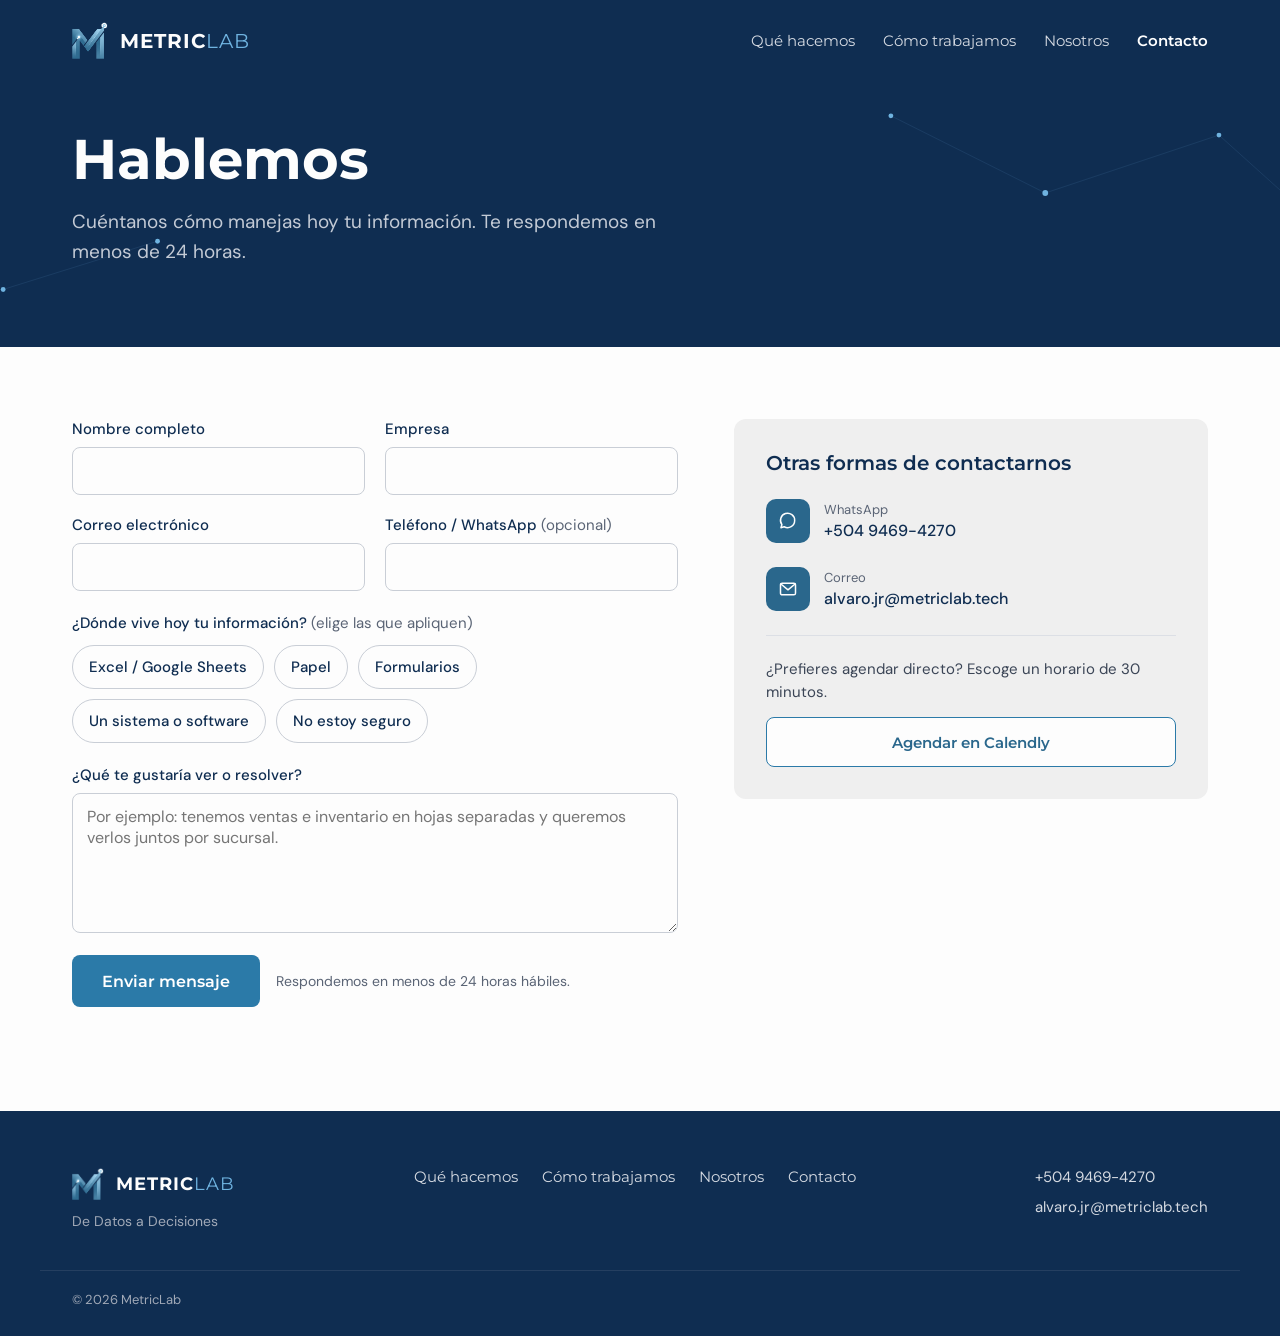
<file: contacto/index.html>
<!doctype html>
<html lang="es">
<head>
<meta charset="utf-8">
<meta name="viewport" content="width=device-width, initial-scale=1">
<title>Contacto · MetricLab</title>
<meta name="description" content="Cuéntanos cómo manejas hoy la información de tu empresa. Agenda un diagnóstico gratuito con MetricLab.">
<link rel="canonical" href="https://metriclab.tech/contacto/">
<meta name="theme-color" content="#0F2D51">
<meta property="og:type" content="website">
<meta property="og:locale" content="es_LA">
<meta property="og:site_name" content="MetricLab">
<meta property="og:title" content="Contacto · MetricLab">
<meta property="og:description" content="Cuéntanos cómo manejas hoy la información de tu empresa. Agenda un diagnóstico gratuito con MetricLab.">
<meta property="og:url" content="https://metriclab.tech/contacto/">
<meta property="og:image" content="https://metriclab.tech/assets/og-image.png">
<meta property="og:image:width" content="1200">
<meta property="og:image:height" content="630">
<meta name="twitter:card" content="summary_large_image">
<link rel="icon" type="image/png" sizes="32x32" href="/favicon-32.png">
<link rel="icon" type="image/png" sizes="192x192" href="/icon-192.png">
<link rel="apple-touch-icon" href="/apple-touch-icon.png">
<link rel="preconnect" href="https://fonts.googleapis.com">
<link rel="preconnect" href="https://fonts.gstatic.com" crossorigin>
<link rel="stylesheet" href="https://fonts.googleapis.com/css2?family=DM+Sans:wght@400;500&family=Montserrat:wght@400;600;700&display=swap">
<link rel="stylesheet" href="/assets/styles.css">
</head>
<body>
<a class="skip" href="#contenido">Saltar al contenido</a>
<div style="width: 100%; font-family: 'DM Sans', sans-serif; color: #0F2D51; background: #FDFDFD">

<header style="position: relative; overflow: hidden; background: #0F2D51; color: #FDFDFD">
<svg aria-hidden="true" viewBox="0 0 1440 360" preserveAspectRatio="xMidYMid slice" style="position: absolute; inset: 0; width: 100%; height: 100%; pointer-events: none">
<g stroke="#6FB3E0" stroke-opacity="0.12" fill="none"><path d="M980 120 L1140 200 L1320 140 L1420 230"></path><path d="M60 300 L220 250"></path></g>
<g fill="#6FB3E0"><circle class="tw" cx="980" cy="120" r="2.5"></circle><circle class="tw2" cx="1140" cy="200" r="3"></circle><circle class="tw" cx="1320" cy="140" r="2.5"></circle><circle class="tw2" cx="1420" cy="230" r="2"></circle><circle class="tw" cx="60" cy="300" r="2.5"></circle><circle class="tw2" cx="220" cy="250" r="2.5"></circle></g>
</svg>
<nav class="wrap" aria-label="Principal" style="position: relative; display: flex; align-items: center; justify-content: space-between; gap: 24px; padding-top: 22px; padding-bottom: 22px">
<a href="/" style="display: flex; align-items: center; gap: 12px; text-decoration: none">
<img src="/assets/metriclab-m-light.png" alt="" style="width: 36px; height: 37px; object-fit: contain">
<span style="font-family: Montserrat, sans-serif; font-weight: 700; font-size: 20px; letter-spacing: 1px; color: #FDFDFD">METRIC<span style="color: #6FB3E0; font-weight: 400">LAB</span></span>
</a>
<div class="navlinks" style="display: flex; align-items: center; gap: 28px">
<a class="navlink" href="/#que-hacemos">Qué hacemos</a>
<a class="navlink" href="/#como-trabajamos">Cómo trabajamos</a>
<a class="navlink" href="/#nosotros">Nosotros</a>
<a class="navlink" href="/contacto/" aria-current="page" style="color: #FFFFFF; font-weight: 600">Contacto</a>
</div>
</nav>
<div class="wrap" style="position: relative; padding-top: 48px; padding-bottom: 80px; display: flex; flex-direction: column; gap: 16px">
<h1 style="margin: 0; font-family: Montserrat, sans-serif; font-weight: 700; font-size: clamp(38px, 4.4vw, 56px); line-height: 1.1; color: #FDFDFD">Hablemos</h1>
<p style="margin: 0; font-size: 19px; line-height: 1.6; color: #C3CAD5; max-width: 600px">Cuéntanos cómo manejas hoy tu información. Te respondemos en menos de 24 horas.</p>
</div>
</header>

<main id="contenido" class="wrap" style="display: flex; flex-wrap: wrap; gap: 56px; padding-top: 72px; padding-bottom: 104px; align-items: flex-start">

<div style="flex: 1.4 1 480px; min-width: 0">

<div id="ok" role="status" tabindex="-1" hidden style="padding: 40px; border: 1px solid #A8CCDF; background: #EEF5FA; border-radius: 12px; display: flex; flex-direction: column; gap: 12px">
<h2 style="margin: 0; font-family: Montserrat, sans-serif; font-weight: 700; font-size: 26px; color: #0F2D51">¡Gracias! Te escribimos pronto.</h2>
<p style="margin: 0; font-size: 17px; line-height: 1.6; color: #3B4556">Recibimos tu mensaje. Si es urgente, escríbenos por WhatsApp al +504 9469-4270.</p>
<button type="button" id="again" style="align-self: flex-start; min-height: 44px; padding: 0 18px; margin-top: 8px; border: 1px solid #2B7AA8; border-radius: 8px; background: transparent; color: #2A678C; font-family: Montserrat, sans-serif; font-weight: 600; font-size: 14px; cursor: pointer">Enviar otro mensaje</button>
</div>

<form id="contact-form" novalidate style="position: relative; display: flex; flex-direction: column; gap: 22px">
<div style="display: grid; grid-template-columns: repeat(auto-fit, minmax(220px, 1fr)); gap: 20px">
<div style="display: flex; flex-direction: column; gap: 8px">
<label for="nombre" style="font-size: 15px; font-weight: 500">Nombre completo</label>
<input class="field" id="nombre" name="nombre" type="text" autocomplete="name" required>
</div>
<div style="display: flex; flex-direction: column; gap: 8px">
<label for="empresa" style="font-size: 15px; font-weight: 500">Empresa</label>
<input class="field" id="empresa" name="empresa" type="text" autocomplete="organization" required>
</div>
<div style="display: flex; flex-direction: column; gap: 8px">
<label for="correo" style="font-size: 15px; font-weight: 500">Correo electrónico</label>
<input class="field" id="correo" name="correo" type="email" autocomplete="email" required>
</div>
<div style="display: flex; flex-direction: column; gap: 8px">
<label for="telefono" style="font-size: 15px; font-weight: 500">Teléfono / WhatsApp <span style="color: #5A6475; font-weight: 400">(opcional)</span></label>
<input class="field" id="telefono" name="telefono" type="tel" autocomplete="tel">
</div>
</div>

<fieldset style="margin: 0; padding: 0; border: 0; display: flex; flex-direction: column; gap: 12px">
<legend style="padding: 0; margin-bottom: 12px; font-size: 15px; font-weight: 500">¿Dónde vive hoy tu información? <span style="color: #5A6475; font-weight: 400">(elige las que apliquen)</span></legend>
<div style="display: flex; flex-wrap: wrap; gap: 10px">
<button class="chip" type="button" aria-pressed="false" data-value="Excel / Google Sheets">Excel / Google Sheets</button>
<button class="chip" type="button" aria-pressed="false" data-value="Papel">Papel</button>
<button class="chip" type="button" aria-pressed="false" data-value="Formularios">Formularios</button>
<button class="chip" type="button" aria-pressed="false" data-value="Un sistema o software">Un sistema o software</button>
<button class="chip" type="button" aria-pressed="false" data-value="No estoy seguro">No estoy seguro</button>

</div>
</fieldset>

<div style="display: flex; flex-direction: column; gap: 8px">
<label for="mensaje" style="font-size: 15px; font-weight: 500">¿Qué te gustaría ver o resolver?</label>
<textarea class="field" id="mensaje" name="mensaje" rows="5" style="resize: vertical; min-height: 140px" placeholder="Por ejemplo: tenemos ventas e inventario en hojas separadas y queremos verlos juntos por sucursal."></textarea>
</div>

<div class="hp" aria-hidden="true"><label for="sitio">No llenar</label><input id="sitio" name="sitio" type="text" tabindex="-1" autocomplete="off"></div>

<div style="display: flex; flex-wrap: wrap; align-items: center; gap: 16px">
<button id="send" class="btn" type="submit" style="min-height: 52px; padding: 0 30px; border: 0; border-radius: 8px; background: #2B7AA8; color: #FFFFFF; font-family: Montserrat, sans-serif; font-weight: 600; font-size: 16px; cursor: pointer">Enviar mensaje</button>
<span id="status" role="status" aria-live="polite" style="font-size: 14px; color: #5A6475">Respondemos en menos de 24 horas hábiles.</span>
</div>
</form>
</div>

<aside style="flex: 1 1 320px; min-width: 0; padding: 32px; background: #EFEFEF; border-radius: 12px; display: flex; flex-direction: column; gap: 24px">
<h2 style="margin: 0; font-family: Montserrat, sans-serif; font-weight: 600; font-size: 20px; color: #0F2D51">Otras formas de contactarnos</h2>
<a href="https://wa.me/50494694270" style="display: flex; align-items: center; gap: 14px; text-decoration: none; color: #0F2D51">
<span style="width: 44px; height: 44px; flex: none; border-radius: 10px; background: #2A678C; display: flex; align-items: center; justify-content: center"><svg aria-hidden="true" width="20" height="20" viewBox="0 0 24 24" fill="none" stroke="#FDFDFD" stroke-width="1.8" stroke-linecap="round" stroke-linejoin="round"><path d="M20 11.5a8.5 8.5 0 0 1-12.6 7.4L3.5 20l1.2-3.7A8.5 8.5 0 1 1 20 11.5z"></path></svg></span>
<span style="display: flex; flex-direction: column; gap: 2px"><span style="font-size: 13px; color: #5A6475">WhatsApp</span><span style="font-size: 16px; font-weight: 500">+504 9469-4270</span></span>
</a>
<a href="mailto:alvaro.jr@metriclab.tech" style="display: flex; align-items: center; gap: 14px; text-decoration: none; color: #0F2D51">
<span style="width: 44px; height: 44px; flex: none; border-radius: 10px; background: #2A678C; display: flex; align-items: center; justify-content: center"><svg aria-hidden="true" width="20" height="20" viewBox="0 0 24 24" fill="none" stroke="#FDFDFD" stroke-width="1.8" stroke-linecap="round" stroke-linejoin="round"><rect x="3" y="5" width="18" height="14" rx="2"></rect><path d="M3.5 6l8.5 7 8.5-7"></path></svg></span>
<span style="display: flex; flex-direction: column; gap: 2px; min-width: 0"><span style="font-size: 13px; color: #5A6475">Correo</span><span style="font-size: 16px; font-weight: 500; overflow-wrap: anywhere">alvaro.jr@metriclab.tech</span></span>
</a>
<div style="padding-top: 22px; border-top: 1px solid #DCDFE5; display: flex; flex-direction: column; gap: 14px">
<p style="margin: 0; font-size: 15px; line-height: 1.5; color: #3B4556">¿Prefieres agendar directo? Escoge un horario de 30 minutos.</p>
<a href="https://calendly.com/alvaro-jr-metriclab/30min" style="display: inline-flex; align-items: center; justify-content: center; min-height: 48px; padding: 0 20px; border: 1px solid #2B7AA8; border-radius: 8px; color: #2A678C; text-decoration: none; font-family: Montserrat, sans-serif; font-weight: 600; font-size: 15px; background: #FDFDFD">Agendar en Calendly</a>
</div>
</aside>
</main>

<footer style="background: #0F2D51; color: #A1A9B7">
<div class="wrap" style="display: flex; flex-wrap: wrap; justify-content: space-between; gap: 40px; padding-top: 56px; padding-bottom: 40px">
<div style="display: flex; flex-direction: column; gap: 12px">
<div style="display: flex; align-items: center; gap: 12px">
<img src="/assets/metriclab-m-light.png" alt="" style="width: 32px; height: 33px; object-fit: contain">
<span style="font-family: Montserrat, sans-serif; font-weight: 700; font-size: 18px; letter-spacing: 1px; color: #FDFDFD">METRIC<span style="color: #6FB3E0; font-weight: 400">LAB</span></span>
</div>
<span style="font-size: 14px">De Datos a Decisiones</span>
</div>
<nav aria-label="Pie de página" style="display: flex; flex-wrap: wrap; gap: 24px; align-items: flex-start">
<a class="navlink" href="/#que-hacemos">Qué hacemos</a>
<a class="navlink" href="/#como-trabajamos">Cómo trabajamos</a>
<a class="navlink" href="/#nosotros">Nosotros</a>
<a class="navlink" href="/contacto/">Contacto</a>
</nav>
<div style="display: flex; flex-direction: column; gap: 10px; font-size: 15px">
<a href="https://wa.me/50494694270" style="color: #D5DAE2; text-decoration: none">+504 9469-4270</a>
<a href="mailto:alvaro.jr@metriclab.tech" style="color: #D5DAE2; text-decoration: none">alvaro.jr@metriclab.tech</a>
</div>
</div>
<div class="wrap" style="padding-top: 20px; padding-bottom: 28px; border-top: 1px solid rgba(161,169,183,0.15); font-size: 13px">© 2026 MetricLab</div>
</footer>

</div>
<script src="/assets/contacto.js" defer></script>
</body>
</html>
</file>
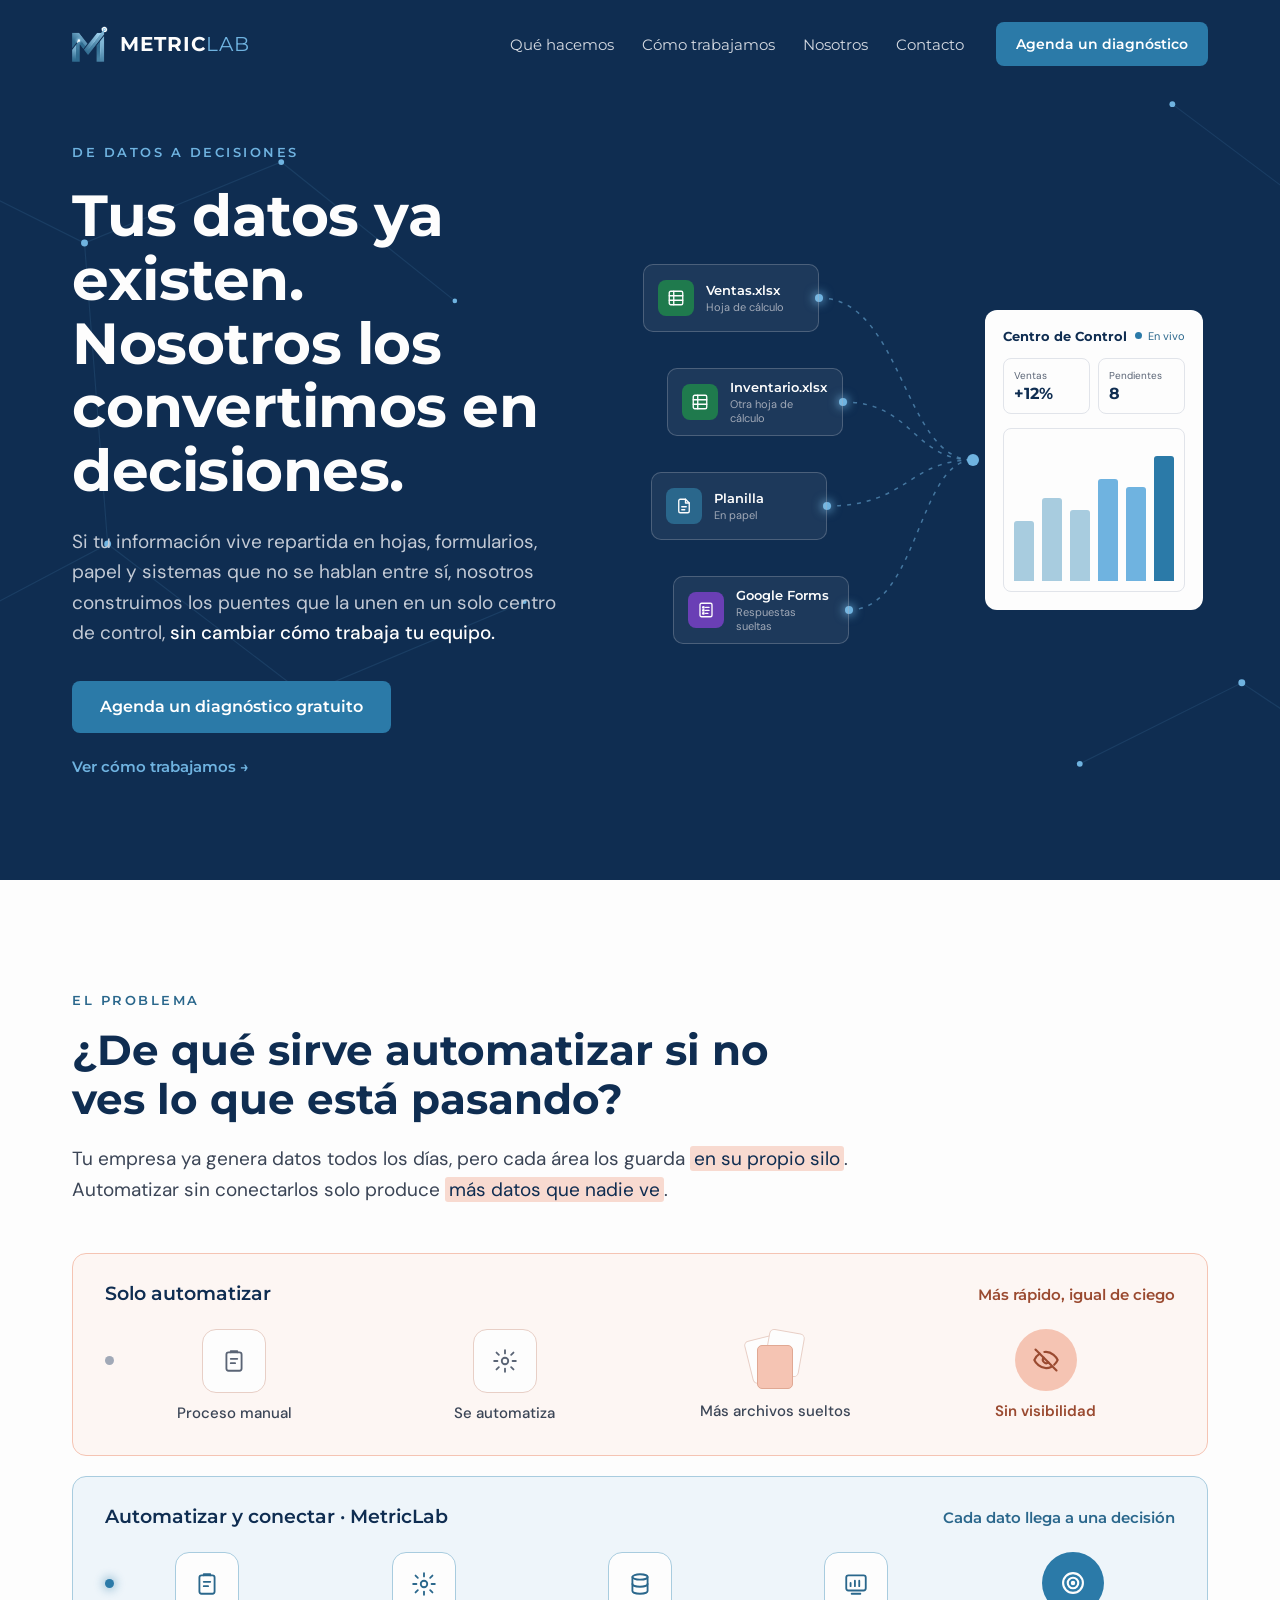
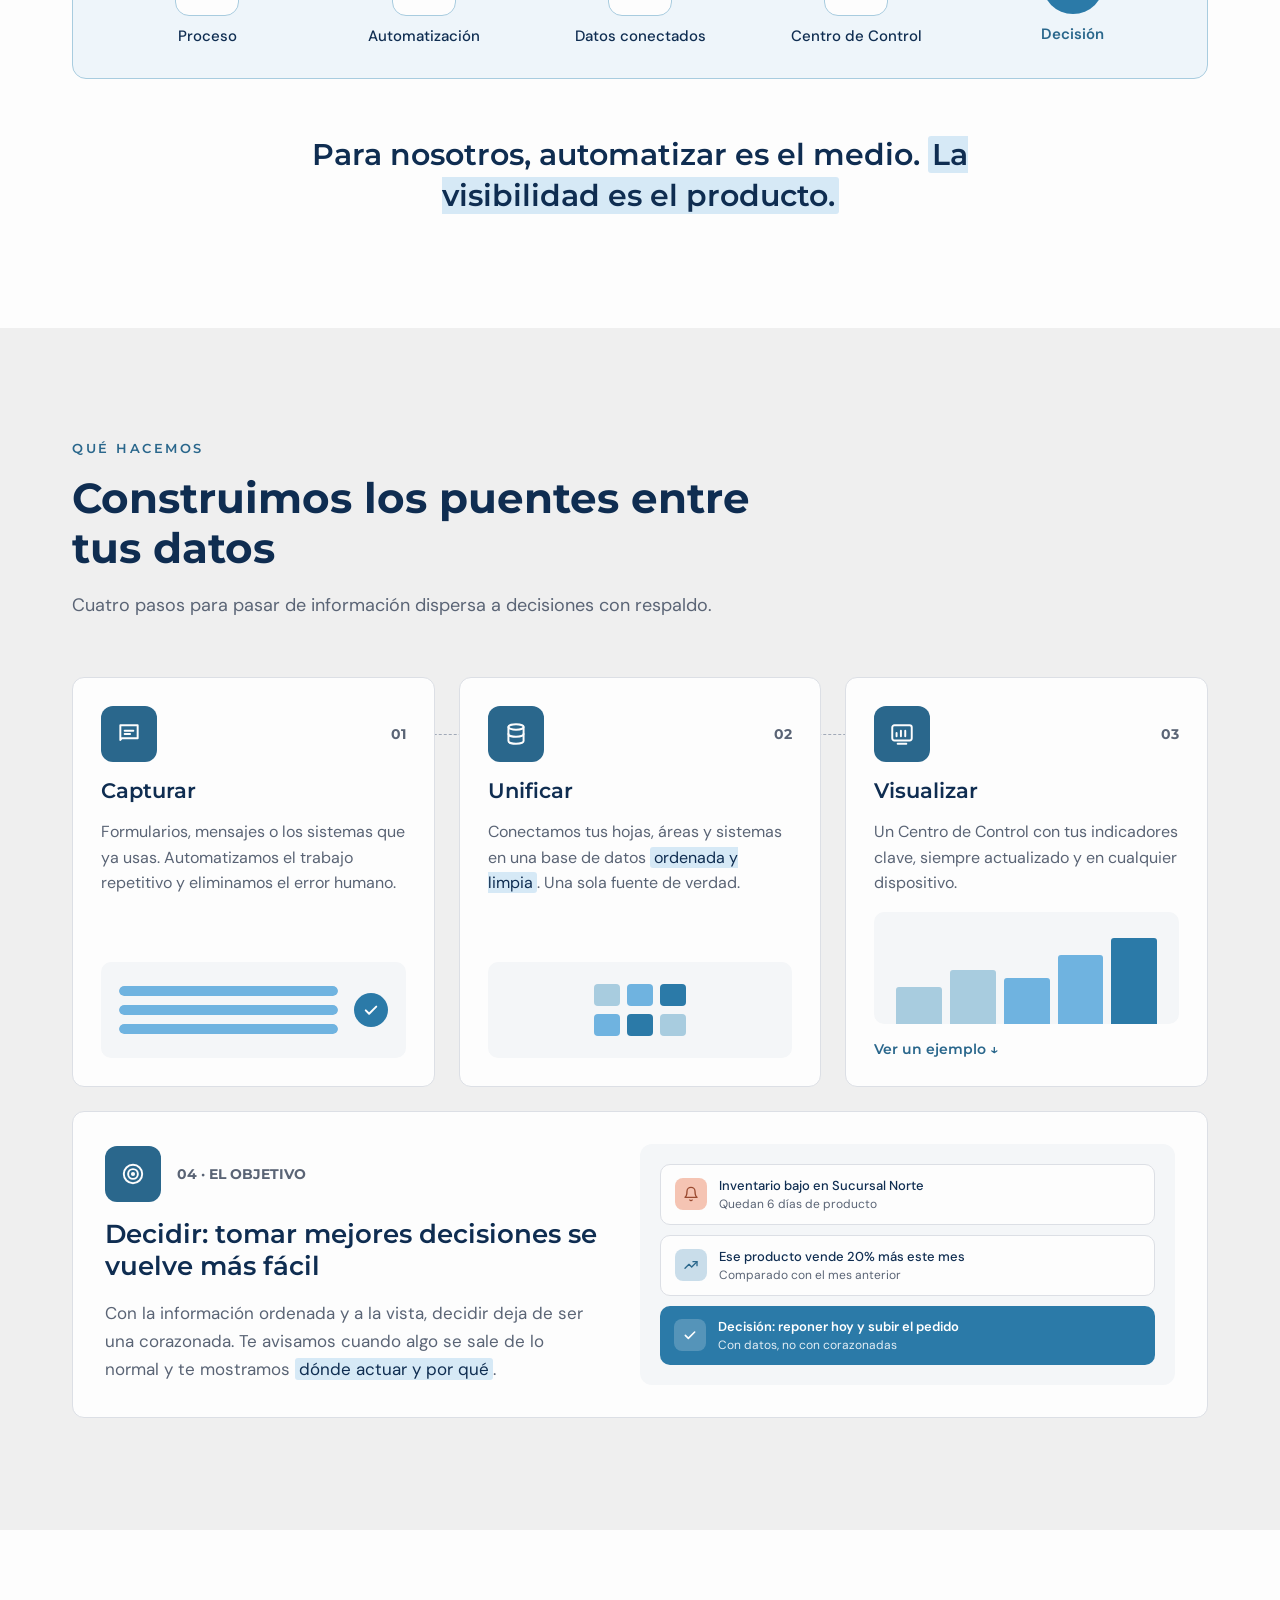
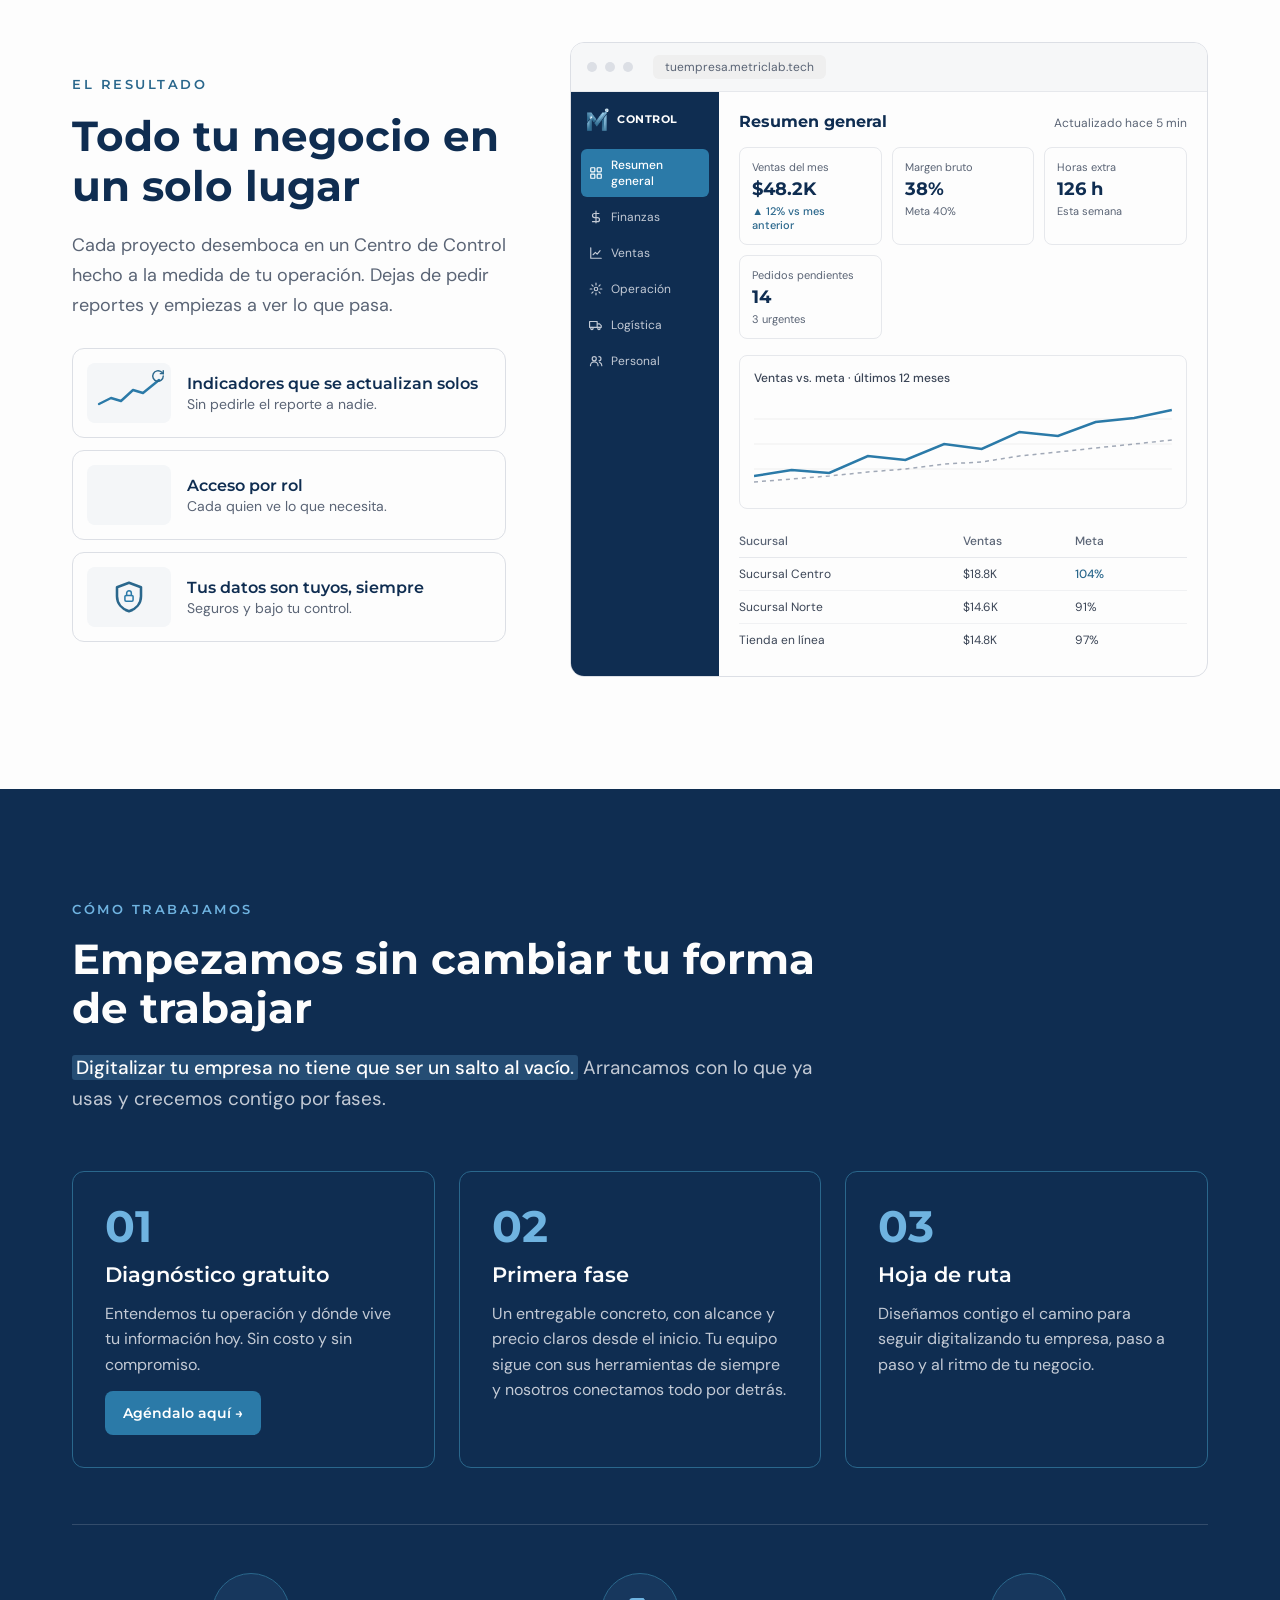
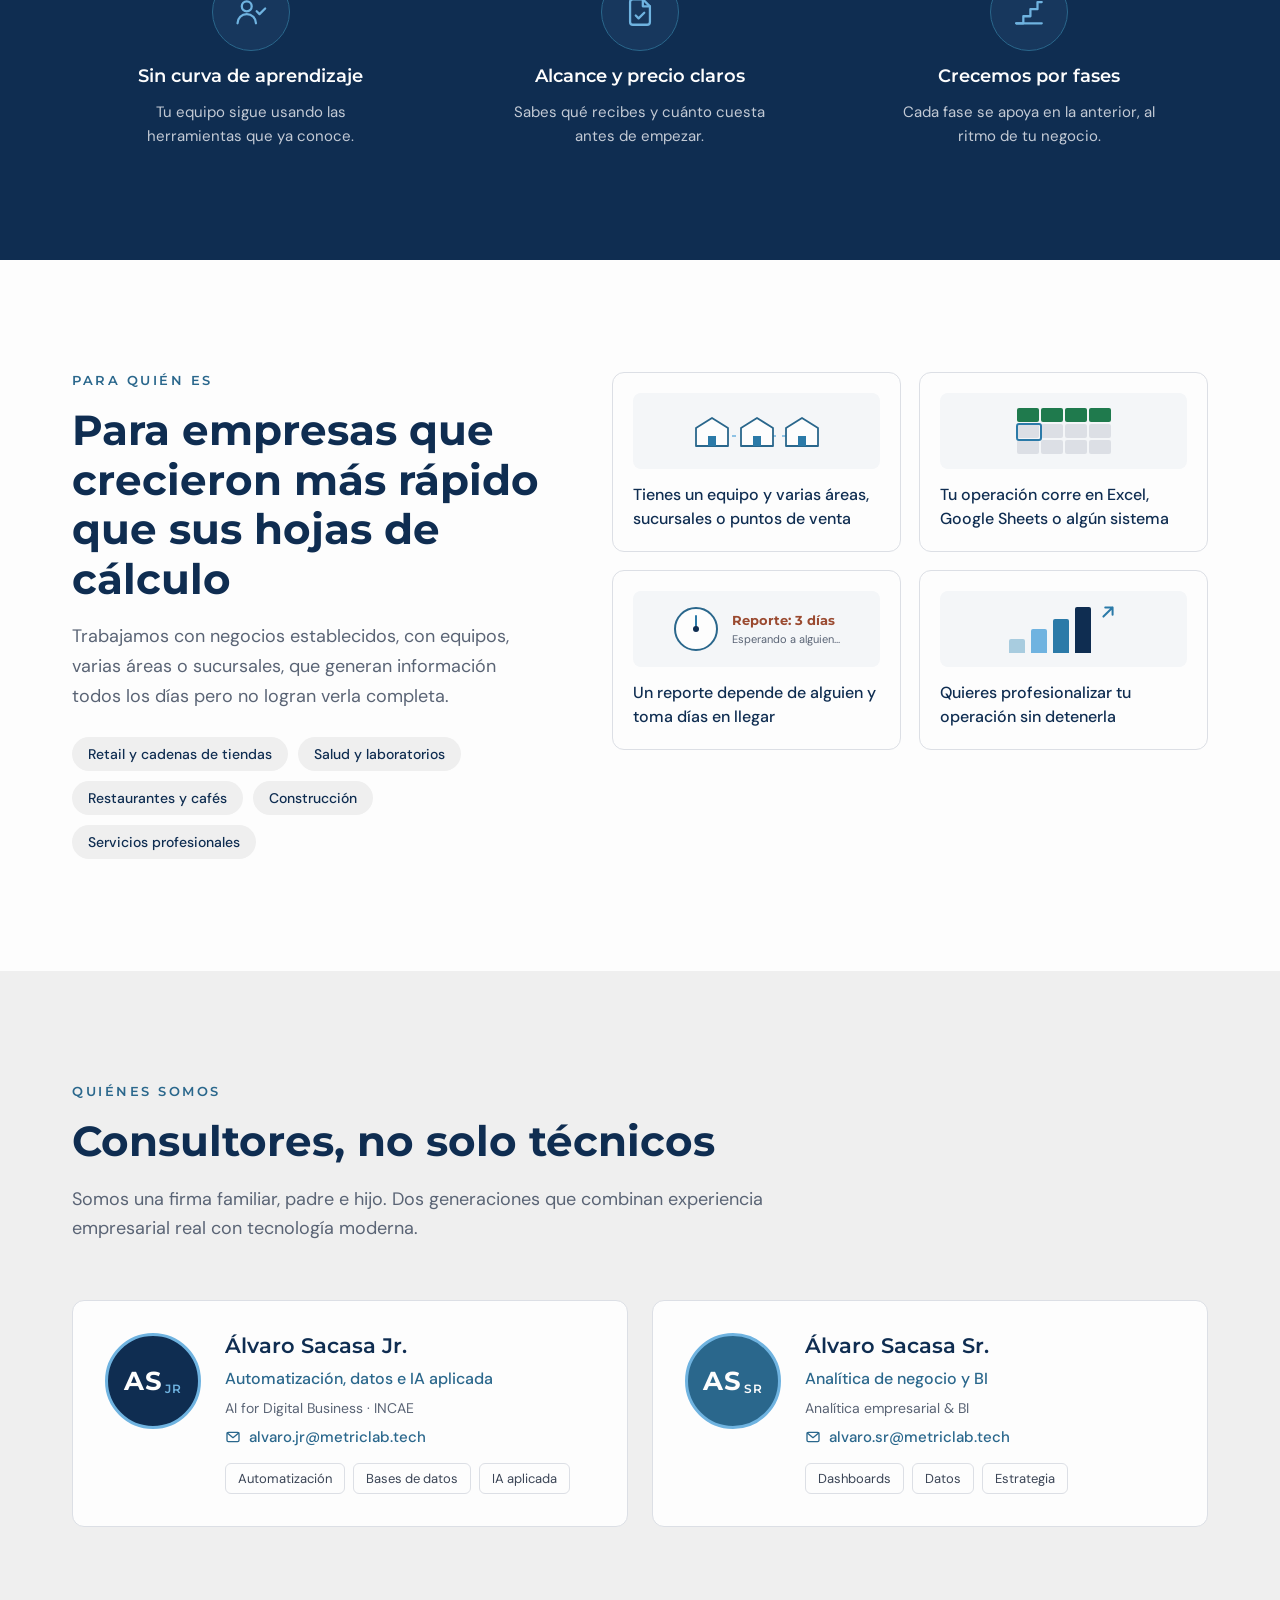
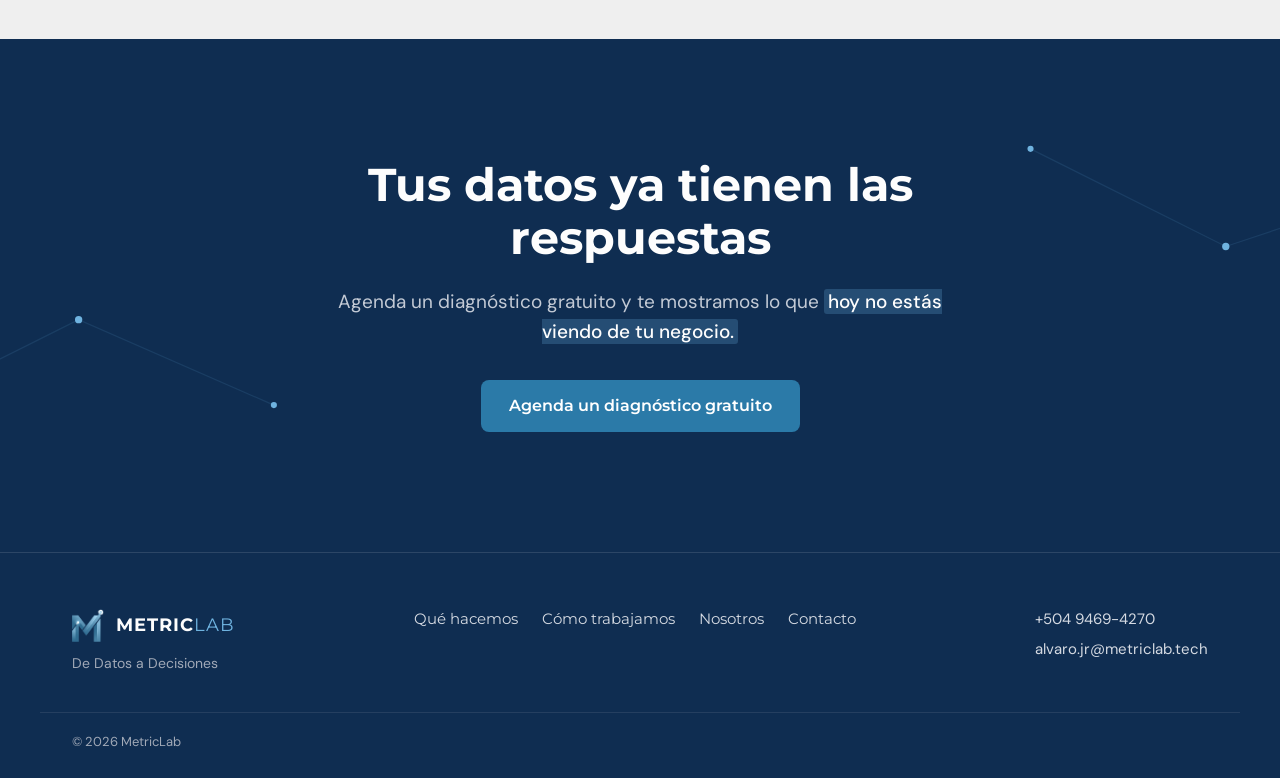
<file: public/index.html>
<!doctype html>
<html lang="es">
<head>
<meta charset="utf-8">
<meta name="viewport" content="width=device-width, initial-scale=1">
<title>MetricLab · Consultoría de datos y automatización</title>
<meta name="description" content="Conectamos la información dispersa de tu empresa en un solo centro de control. Datos ordenados, reportes automáticos y mejores decisiones, sin cambiar cómo trabaja tu equipo.">
<link rel="canonical" href="https://metriclab.tech/">
<meta name="theme-color" content="#0F2D51">
<meta property="og:type" content="website">
<meta property="og:locale" content="es_LA">
<meta property="og:site_name" content="MetricLab">
<meta property="og:title" content="MetricLab · Consultoría de datos y automatización">
<meta property="og:description" content="Conectamos la información dispersa de tu empresa en un solo centro de control. Datos ordenados, reportes automáticos y mejores decisiones, sin cambiar cómo trabaja tu equipo.">
<meta property="og:url" content="https://metriclab.tech/">
<meta property="og:image" content="https://metriclab.tech/assets/og-image.png">
<meta property="og:image:width" content="1200">
<meta property="og:image:height" content="630">
<meta name="twitter:card" content="summary_large_image">
<link rel="icon" type="image/png" sizes="32x32" href="/favicon-32.png">
<link rel="icon" type="image/png" sizes="192x192" href="/icon-192.png">
<link rel="apple-touch-icon" href="/apple-touch-icon.png">
<link rel="preconnect" href="https://fonts.googleapis.com">
<link rel="preconnect" href="https://fonts.gstatic.com" crossorigin>
<link rel="stylesheet" href="https://fonts.googleapis.com/css2?family=DM+Sans:wght@400;500&family=Montserrat:wght@400;600;700&display=swap">
<link rel="stylesheet" href="/assets/styles.css?v=2">
<script type="application/ld+json">{"@context": "https://schema.org", "@type": "ProfessionalService", "name": "MetricLab", "url": "https://metriclab.tech", "logo": "https://metriclab.tech/icon-192.png", "image": "https://metriclab.tech/assets/og-image.png", "slogan": "De Datos a Decisiones", "description": "Consultoría de datos y automatización. Conectamos la información dispersa de tu empresa en un solo centro de control para tomar mejores decisiones.", "email": "alvaro.jr@metriclab.tech", "telephone": "+504 9469-4270", "areaServed": "Latinoamérica", "founder": [{"@type": "Person", "name": "Álvaro Sacasa Jr."}, {"@type": "Person", "name": "Álvaro Sacasa Sr."}], "knowsAbout": ["Automatización de procesos", "Bases de datos", "Dashboards", "Inteligencia de negocios", "Análisis de datos"]}</script>
</head>
<body>
<a class="skip" href="#contenido">Saltar al contenido</a>
<div style="width: 100%; font-family: 'DM Sans', sans-serif; color: #0F2D51; background: #FDFDFD">

<header style="position: relative; overflow: hidden; background: #0F2D51; color: #FDFDFD">
<svg class="drift" aria-hidden="true" viewBox="0 0 1440 760" preserveAspectRatio="xMidYMid slice" style="position: absolute; inset: 0; width: 100%; height: 100%; pointer-events: none">
<g stroke="#6FB3E0" stroke-opacity="0.12" stroke-width="1" fill="none">
<path d="M60 120 L240 210 L410 140 L560 260"></path>
<path d="M90 560 L260 470 L430 600 L620 520"></path>
<path d="M1180 90 L1300 180 L1400 120"></path>
<path d="M1100 660 L1240 590 L1390 690"></path>
<path d="M240 210 L260 470"></path>
</g>
<g fill="#6FB3E0">
<circle class="tw" cx="60" cy="120" r="2.5"></circle>
<circle class="tw2" cx="240" cy="210" r="3"></circle>
<circle class="tw3" cx="410" cy="140" r="2.5"></circle>
<circle class="tw" cx="560" cy="260" r="2"></circle>
<circle class="tw2" cx="90" cy="560" r="2.5"></circle>
<circle class="tw3" cx="260" cy="470" r="3"></circle>
<circle class="tw" cx="430" cy="600" r="2.5"></circle>
<circle class="tw2" cx="620" cy="520" r="2"></circle>
<circle class="tw3" cx="1180" cy="90" r="2.5"></circle>
<circle class="tw" cx="1300" cy="180" r="3"></circle>
<circle class="tw2" cx="1400" cy="120" r="2"></circle>
<circle class="tw3" cx="1100" cy="660" r="2.5"></circle>
<circle class="tw" cx="1240" cy="590" r="3"></circle>
<circle class="tw2" cx="1390" cy="690" r="2"></circle>
</g>
</svg>

<nav class="wrap" aria-label="Principal" style="position: relative; display: flex; align-items: center; justify-content: space-between; gap: 24px; padding-top: 22px; padding-bottom: 22px">
<a href="/" aria-label="MetricLab, inicio" style="display: flex; align-items: center; gap: 12px; text-decoration: none">
<img src="/assets/metriclab-m-light.png" alt="" style="width: 36px; height: 37px; object-fit: contain">
<span style="font-family: Montserrat, sans-serif; font-weight: 700; font-size: 20px; letter-spacing: 1px; color: #FDFDFD">METRIC<span style="color: #6FB3E0; font-weight: 400">LAB</span></span>
</a>
<div style="display: flex; align-items: center; gap: 32px">
<div class="navlinks" style="display: flex; align-items: center; gap: 28px">
<a class="navlink" href="#que-hacemos">Qué hacemos</a>
<a class="navlink" href="#como-trabajamos">Cómo trabajamos</a>
<a class="navlink" href="#nosotros">Nosotros</a>
<a class="navlink" href="/contacto/">Contacto</a>
</div>
<a class="btn" href="/contacto/" style="display: inline-flex; align-items: center; min-height: 44px; padding: 0 20px; border-radius: 8px; background: #2B7AA8; color: #FFFFFF; text-decoration: none; font-family: Montserrat, sans-serif; font-weight: 600; font-size: 14px; box-sizing: border-box">Agenda un diagnóstico</a>
</div>
</nav>

<div id="inicio" class="wrap" style="position: relative; display: flex; flex-wrap: wrap; align-items: center; gap: 56px; padding-top: 56px; padding-bottom: 104px">
<div style="flex: 1 1 460px; min-width: 0; display: flex; flex-direction: column; gap: 24px">
<p style="margin: 0; font-family: Montserrat, sans-serif; font-weight: 600; font-size: 13px; letter-spacing: 2.5px; color: #6FB3E0">DE DATOS A DECISIONES</p>
<h1 style="margin: 0; font-family: Montserrat, sans-serif; font-weight: 700; font-size: clamp(36px, 4.6vw, 58px); line-height: 1.1; letter-spacing: -0.5px; color: #FDFDFD">Tus datos ya existen. Nosotros los convertimos en decisiones.</h1>
<p style="margin: 0; font-size: 19px; line-height: 1.6; color: #C3CAD5; max-width: 560px">Si tu información vive repartida en hojas, formularios, papel y sistemas que no se hablan entre sí, nosotros construimos los puentes que la unen en un solo centro de control, <span style="color: #FDFDFD; font-weight: 500">sin cambiar cómo trabaja tu equipo.</span></p>
<div style="display: flex; flex-wrap: wrap; align-items: center; gap: 24px; margin-top: 8px">
<a class="btn" href="/contacto/" style="display: inline-flex; align-items: center; min-height: 52px; padding: 0 28px; border-radius: 8px; background: #2B7AA8; color: #FFFFFF; text-decoration: none; font-family: Montserrat, sans-serif; font-weight: 600; font-size: 16px; box-sizing: border-box">Agenda un diagnóstico gratuito</a>
<a class="ghost" href="#como-trabajamos" style="color: #6FB3E0; text-decoration: none; font-family: Montserrat, sans-serif; font-weight: 600; font-size: 15px">Ver cómo trabajamos →</a>
</div>
</div>

<div style="flex: 1 1 520px; min-width: 0; display: flex; justify-content: center">
<div class="viz" role="img" aria-label="Archivos y sistemas sueltos conectándose a un centro de control" style="position: relative; width: 560px; height: 440px; flex: none">
<svg aria-hidden="true" width="560" height="440" viewBox="0 0 560 440" style="position: absolute; left: 0; top: 0">
<g fill="none" stroke="#6FB3E0" stroke-opacity="0.55" stroke-width="1.5">
<path class="flow" d="M176 58 C 260 58, 260 220, 330 220"></path>
<path class="flow" d="M200 162 C 270 162, 270 220, 330 220"></path>
<path class="flow" d="M184 266 C 265 266, 265 220, 330 220"></path>
<path class="flow" d="M206 370 C 275 370, 275 220, 330 220"></path>
</g>
</svg>
<div class="traveler t1"></div>
<div class="traveler t2"></div>
<div class="traveler t3"></div>
<div class="traveler t4"></div>

<div class="float1" style="position: absolute; left: 0; top: 24px; width: 176px; height: 68px; box-sizing: border-box; padding: 12px 14px; display: flex; align-items: center; gap: 12px; background: rgba(253,253,253,0.06); border: 1px solid rgba(161,169,183,0.35); border-radius: 10px">
<div style="width: 36px; height: 36px; flex: none; border-radius: 8px; background: #1F7A4D; display: flex; align-items: center; justify-content: center">
<svg aria-hidden="true" width="18" height="18" viewBox="0 0 24 24" fill="none" stroke="#FDFDFD" stroke-width="1.8" stroke-linecap="round" stroke-linejoin="round"><rect x="3" y="3" width="18" height="18" rx="2"></rect><path d="M3 9h18M3 15h18M9 3v18"></path></svg>
</div>
<div style="display: flex; flex-direction: column; gap: 2px; min-width: 0">
<span style="font-family: Montserrat, sans-serif; font-weight: 600; font-size: 13px; color: #FDFDFD">Ventas.xlsx</span>
<span style="font-size: 11px; color: #A1A9B7">Hoja de cálculo</span>
</div>
</div>

<div class="float2" style="position: absolute; left: 24px; top: 128px; width: 176px; height: 68px; box-sizing: border-box; padding: 12px 14px; display: flex; align-items: center; gap: 12px; background: rgba(253,253,253,0.06); border: 1px solid rgba(161,169,183,0.35); border-radius: 10px">
<div style="width: 36px; height: 36px; flex: none; border-radius: 8px; background: #1F7A4D; display: flex; align-items: center; justify-content: center">
<svg aria-hidden="true" width="18" height="18" viewBox="0 0 24 24" fill="none" stroke="#FDFDFD" stroke-width="1.8" stroke-linecap="round" stroke-linejoin="round"><rect x="3" y="3" width="18" height="18" rx="2"></rect><path d="M3 9h18M3 15h18M9 3v18"></path></svg>
</div>
<div style="display: flex; flex-direction: column; gap: 2px; min-width: 0">
<span style="font-family: Montserrat, sans-serif; font-weight: 600; font-size: 13px; color: #FDFDFD">Inventario.xlsx</span>
<span style="font-size: 11px; color: #A1A9B7">Otra hoja de cálculo</span>
</div>
</div>

<div class="float3" style="position: absolute; left: 8px; top: 232px; width: 176px; height: 68px; box-sizing: border-box; padding: 12px 14px; display: flex; align-items: center; gap: 12px; background: rgba(253,253,253,0.06); border: 1px solid rgba(161,169,183,0.35); border-radius: 10px">
<div style="width: 36px; height: 36px; flex: none; border-radius: 8px; background: #2A678C; display: flex; align-items: center; justify-content: center">
<svg aria-hidden="true" width="18" height="18" viewBox="0 0 24 24" fill="none" stroke="#FDFDFD" stroke-width="1.8" stroke-linecap="round" stroke-linejoin="round"><path d="M14 3H7a2 2 0 0 0-2 2v14a2 2 0 0 0 2 2h10a2 2 0 0 0 2-2V8z"></path><path d="M14 3v5h5M9 13h6M9 17h4"></path></svg>
</div>
<div style="display: flex; flex-direction: column; gap: 2px; min-width: 0">
<span style="font-family: Montserrat, sans-serif; font-weight: 600; font-size: 13px; color: #FDFDFD">Planilla</span>
<span style="font-size: 11px; color: #A1A9B7">En papel</span>
</div>
</div>

<div class="float4" style="position: absolute; left: 30px; top: 336px; width: 176px; height: 68px; box-sizing: border-box; padding: 12px 14px; display: flex; align-items: center; gap: 12px; background: rgba(253,253,253,0.06); border: 1px solid rgba(161,169,183,0.35); border-radius: 10px">
<div style="width: 36px; height: 36px; flex: none; border-radius: 8px; background: #6A3FB5; display: flex; align-items: center; justify-content: center">
<svg aria-hidden="true" width="18" height="18" viewBox="0 0 24 24" fill="none" stroke="#FDFDFD" stroke-width="1.8" stroke-linecap="round" stroke-linejoin="round"><rect x="4" y="3" width="16" height="18" rx="2"></rect><circle cx="8.5" cy="8.5" r="1"></circle><circle cx="8.5" cy="12.5" r="1"></circle><circle cx="8.5" cy="16.5" r="1"></circle><path d="M11.5 8.5h4.5M11.5 12.5h4.5M11.5 16.5h3"></path></svg>
</div>
<div style="display: flex; flex-direction: column; gap: 2px; min-width: 0">
<span style="font-family: Montserrat, sans-serif; font-weight: 600; font-size: 13px; color: #FDFDFD">Google Forms</span>
<span style="font-size: 11px; color: #A1A9B7">Respuestas sueltas</span>
</div>
</div>

<div class="hub" style="position: absolute; left: 324px; top: 214px; width: 12px; height: 12px; border-radius: 50%; background: #6FB3E0"></div>

<div style="position: absolute; left: 342px; top: 70px; width: 218px; height: 300px; box-sizing: border-box; padding: 18px; display: flex; flex-direction: column; gap: 14px; background: #FDFDFD; border-radius: 12px; color: #0F2D51">
<div style="display: flex; align-items: center; justify-content: space-between">
<span style="font-family: Montserrat, sans-serif; font-weight: 700; font-size: 13px">Centro de Control</span>
<span style="display: flex; align-items: center; gap: 6px; font-size: 11px; color: #2A678C"><span style="width: 7px; height: 7px; border-radius: 50%; background: #2B7AA8"></span>En vivo</span>
</div>
<div style="display: grid; grid-template-columns: repeat(2, minmax(0, 1fr)); gap: 8px">
<div style="padding: 10px; border: 1px solid #E1E4EA; border-radius: 8px; display: flex; flex-direction: column; gap: 2px">
<span style="font-size: 10px; color: #5A6475">Ventas</span>
<span style="font-family: Montserrat, sans-serif; font-weight: 700; font-size: 16px">+12%</span>
</div>
<div style="padding: 10px; border: 1px solid #E1E4EA; border-radius: 8px; display: flex; flex-direction: column; gap: 2px">
<span style="font-size: 10px; color: #5A6475">Pendientes</span>
<span style="font-family: Montserrat, sans-serif; font-weight: 700; font-size: 16px">8</span>
</div>
</div>
<div style="flex: 1; display: flex; align-items: flex-end; gap: 8px; padding: 10px; border: 1px solid #E1E4EA; border-radius: 8px">
<div class="bar" style="flex: 1; height: 42%; background: #A8CCDF; border-radius: 3px 3px 0 0"></div>
<div class="bar" style="flex: 1; height: 58%; background: #A8CCDF; border-radius: 3px 3px 0 0; animation-delay: .4s"></div>
<div class="bar" style="flex: 1; height: 50%; background: #A8CCDF; border-radius: 3px 3px 0 0; animation-delay: .8s"></div>
<div class="bar" style="flex: 1; height: 72%; background: #6FB3E0; border-radius: 3px 3px 0 0; animation-delay: 1.2s"></div>
<div class="bar" style="flex: 1; height: 66%; background: #6FB3E0; border-radius: 3px 3px 0 0; animation-delay: 1.6s"></div>
<div class="bar" style="flex: 1; height: 88%; background: #2B7AA8; border-radius: 3px 3px 0 0; animation-delay: 2s"></div>
</div>
</div>
</div>
</div>
</div>
</header>
<main id="contenido">

<section id="problema" style="padding: 112px 0; background: #FDFDFD">
<div class="wrap" style="display: flex; flex-direction: column; gap: 48px">
<div style="display: flex; flex-direction: column; gap: 18px; max-width: 780px">
<p style="margin: 0; font-family: Montserrat, sans-serif; font-weight: 600; font-size: 13px; letter-spacing: 2.5px; color: #2A678C">EL PROBLEMA</p>
<h2 style="margin: 0; font-family: Montserrat, sans-serif; font-weight: 700; font-size: clamp(30px, 3.4vw, 42px); line-height: 1.18; color: #0F2D51">¿De qué sirve automatizar si no ves lo que está pasando?</h2>
<p style="margin: 0; font-size: 19px; line-height: 1.65; color: #3B4556">Tu empresa ya genera datos todos los días, pero cada área los guarda <mark class="bad">en su propio silo</mark>. Automatizar sin conectarlos solo produce <mark class="bad">más datos que nadie ve</mark>.</p>
</div>

<div style="display: flex; flex-direction: column; gap: 20px">

<div style="padding: 28px 32px 32px; background: #FDF6F3; border: 1px solid #F5C4B3; border-radius: 14px; display: flex; flex-direction: column; gap: 24px">
<div style="display: flex; flex-wrap: wrap; align-items: baseline; justify-content: space-between; gap: 8px">
<h3 style="margin: 0; font-family: Montserrat, sans-serif; font-weight: 600; font-size: 19px; color: #0F2D51">Solo automatizar</h3>
<span style="font-family: Montserrat, sans-serif; font-weight: 600; font-size: 15px; color: #9A4A30">Más rápido, igual de ciego</span>
</div>
<div class="flowrow">
<div class="track track-bad" aria-hidden="true"></div>
<div class="trav trav-bad" aria-hidden="true"></div>
<div class="node">
<div style="width: 62px; height: 62px; flex: none; border-radius: 14px; background: #FDFDFD; border: 1px solid #E8CFC6; display: flex; align-items: center; justify-content: center"><svg aria-hidden="true" width="26" height="26" viewBox="0 0 24 24" fill="none" stroke="#5A6475" stroke-width="1.7" stroke-linecap="round" stroke-linejoin="round"><rect x="5" y="4" width="14" height="17" rx="2"></rect><path d="M9 4V3h6v1M9 10h6M9 14h4"></path></svg></div>
<span style="font-size: 15px; font-weight: 500; color: #3B4556">Proceso manual</span>
</div>
<div class="node">
<div style="width: 62px; height: 62px; flex: none; border-radius: 14px; background: #FDFDFD; border: 1px solid #E8CFC6; display: flex; align-items: center; justify-content: center"><svg aria-hidden="true" width="26" height="26" viewBox="0 0 24 24" fill="none" stroke="#5A6475" stroke-width="1.7" stroke-linecap="round" stroke-linejoin="round"><circle cx="12" cy="12" r="3"></circle><path d="M12 2v3M12 19v3M4.2 4.2l2.1 2.1M17.7 17.7l2.1 2.1M2 12h3M19 12h3M4.2 19.8l2.1-2.1M17.7 6.3l2.1-2.1"></path></svg></div>
<span style="font-size: 15px; font-weight: 500; color: #3B4556">Se automatiza</span>
</div>
<div class="node">
<div style="position: relative; width: 62px; height: 62px; flex: none">
<div style="position: absolute; left: 4px; top: 8px; width: 34px; height: 42px; border-radius: 5px; background: #FDFDFD; border: 1px solid #E8CFC6; transform: rotate(-14deg)"></div>
<div style="position: absolute; left: 22px; top: 2px; width: 34px; height: 42px; border-radius: 5px; background: #FDFDFD; border: 1px solid #E8CFC6; transform: rotate(10deg)"></div>
<div style="position: absolute; left: 13px; top: 16px; width: 34px; height: 42px; border-radius: 5px; background: #F5C4B3; border: 1px solid #E0A893"></div>
</div>
<span style="font-size: 15px; font-weight: 500; color: #3B4556">Más archivos sueltos</span>
</div>
<div class="node">
<div style="width: 62px; height: 62px; flex: none; border-radius: 50%; background: #F5C4B3; display: flex; align-items: center; justify-content: center"><svg aria-hidden="true" width="28" height="28" viewBox="0 0 24 24" fill="none" stroke="#9A4A30" stroke-width="1.8" stroke-linecap="round" stroke-linejoin="round"><path d="M3 3l18 18"></path><path d="M10.6 5.1A10 10 0 0 1 12 5c5 0 9 4.5 10 7a13 13 0 0 1-3 4.1M6.6 6.6A13 13 0 0 0 2 12c1 2.5 5 7 10 7a9.6 9.6 0 0 0 4.4-1"></path><path d="M9.9 9.9a3 3 0 0 0 4.2 4.2"></path></svg></div>
<span style="font-size: 15px; font-weight: 600; color: #9A4A30">Sin visibilidad</span>
</div>
</div>
</div>

<div style="padding: 28px 32px 32px; background: #EEF5FA; border: 1px solid #A8CCDF; border-radius: 14px; display: flex; flex-direction: column; gap: 24px">
<div style="display: flex; flex-wrap: wrap; align-items: baseline; justify-content: space-between; gap: 8px">
<h3 style="margin: 0; font-family: Montserrat, sans-serif; font-weight: 600; font-size: 19px; color: #0F2D51">Automatizar y conectar · MetricLab</h3>
<span style="font-family: Montserrat, sans-serif; font-weight: 600; font-size: 15px; color: #2A678C">Cada dato llega a una decisión</span>
</div>
<div class="flowrow">
<div class="track track-ok" aria-hidden="true"></div>
<div class="trav trav-ok" aria-hidden="true"></div>
<div class="node">
<div style="width: 62px; height: 62px; flex: none; border-radius: 14px; background: #FDFDFD; border: 1px solid #A8CCDF; display: flex; align-items: center; justify-content: center"><svg aria-hidden="true" width="26" height="26" viewBox="0 0 24 24" fill="none" stroke="#2A678C" stroke-width="1.7" stroke-linecap="round" stroke-linejoin="round"><rect x="5" y="4" width="14" height="17" rx="2"></rect><path d="M9 4V3h6v1M9 10h6M9 14h4"></path></svg></div>
<span style="font-size: 15px; font-weight: 500; color: #0F2D51">Proceso</span>
</div>
<div class="node">
<div style="width: 62px; height: 62px; flex: none; border-radius: 14px; background: #FDFDFD; border: 1px solid #A8CCDF; display: flex; align-items: center; justify-content: center"><svg aria-hidden="true" width="26" height="26" viewBox="0 0 24 24" fill="none" stroke="#2A678C" stroke-width="1.7" stroke-linecap="round" stroke-linejoin="round"><circle cx="12" cy="12" r="3"></circle><path d="M12 2v3M12 19v3M4.2 4.2l2.1 2.1M17.7 17.7l2.1 2.1M2 12h3M19 12h3M4.2 19.8l2.1-2.1M17.7 6.3l2.1-2.1"></path></svg></div>
<span style="font-size: 15px; font-weight: 500; color: #0F2D51">Automatización</span>
</div>
<div class="node">
<div style="width: 62px; height: 62px; flex: none; border-radius: 14px; background: #FDFDFD; border: 1px solid #A8CCDF; display: flex; align-items: center; justify-content: center"><svg aria-hidden="true" width="26" height="26" viewBox="0 0 24 24" fill="none" stroke="#2A678C" stroke-width="1.7" stroke-linecap="round" stroke-linejoin="round"><ellipse cx="12" cy="5.5" rx="7" ry="2.5"></ellipse><path d="M5 5.5v13c0 1.4 3.1 2.5 7 2.5s7-1.1 7-2.5v-13"></path><path d="M5 12c0 1.4 3.1 2.5 7 2.5s7-1.1 7-2.5"></path></svg></div>
<span style="font-size: 15px; font-weight: 500; color: #0F2D51">Datos conectados</span>
</div>
<div class="node">
<div style="width: 62px; height: 62px; flex: none; border-radius: 14px; background: #FDFDFD; border: 1px solid #A8CCDF; display: flex; align-items: center; justify-content: center"><svg aria-hidden="true" width="26" height="26" viewBox="0 0 24 24" fill="none" stroke="#2A678C" stroke-width="1.7" stroke-linecap="round" stroke-linejoin="round"><rect x="3" y="4" width="18" height="14" rx="2"></rect><path d="M7 14v-3M11 14V9M15 14v-5M8 21h8"></path></svg></div>
<span style="font-size: 15px; font-weight: 500; color: #0F2D51">Centro de Control</span>
</div>
<div class="node">
<div style="width: 62px; height: 62px; flex: none; border-radius: 50%; background: #2B7AA8; display: flex; align-items: center; justify-content: center"><svg aria-hidden="true" width="28" height="28" viewBox="0 0 24 24" fill="none" stroke="#FDFDFD" stroke-width="1.8" stroke-linecap="round" stroke-linejoin="round"><circle cx="12" cy="12" r="8.5"></circle><circle cx="12" cy="12" r="4.5"></circle><circle cx="12" cy="12" r="1"></circle></svg></div>
<span style="font-size: 15px; font-weight: 600; color: #2A678C">Decisión</span>
</div>
</div>
</div>

</div>

<div style="display: flex; flex-direction: column; align-items: center; text-align: center; gap: 10px; padding-top: 8px">
<p style="margin: 0; font-family: Montserrat, sans-serif; font-weight: 600; font-size: clamp(22px, 2.4vw, 30px); line-height: 1.35; color: #0F2D51; max-width: 820px">Para nosotros, automatizar es el medio. <mark>La visibilidad es el producto.</mark></p>
</div>
</div>
</section>

<section id="que-hacemos" style="padding: 112px 0; background: #EFEFEF">
<div class="wrap" style="display: flex; flex-direction: column; gap: 56px">
<div style="display: flex; flex-direction: column; gap: 18px; max-width: 720px">
<p style="margin: 0; font-family: Montserrat, sans-serif; font-weight: 600; font-size: 13px; letter-spacing: 2.5px; color: #2A678C">QUÉ HACEMOS</p>
<h2 style="margin: 0; font-family: Montserrat, sans-serif; font-weight: 700; font-size: clamp(30px, 3.4vw, 42px); line-height: 1.18; color: #0F2D51">Construimos los puentes entre tus datos</h2>
<p style="margin: 0; font-size: 18px; line-height: 1.65; color: #5A6475">Cuatro pasos para pasar de información dispersa a decisiones con respaldo.</p>
</div>

<div style="position: relative">
<div class="stepline" aria-hidden="true" style="position: absolute; left: 16%; right: 16%; top: 57px; border-top: 1px dashed #A1A9B7"></div>
<ol class="steps3" style="position: relative; margin: 0; padding: 0; list-style: none">

<li class="step" style="padding: 28px; background: #FDFDFD; border: 1px solid #DCDFE5; border-radius: 12px; display: flex; flex-direction: column; gap: 16px">
<div style="display: flex; align-items: center; justify-content: space-between">
<div class="stepicon" style="width: 56px; height: 56px; border-radius: 12px; background: #2A678C; display: flex; align-items: center; justify-content: center; transition: background-color .25s ease">
<svg aria-hidden="true" width="26" height="26" viewBox="0 0 24 24" fill="none" stroke="#FDFDFD" stroke-width="1.8" stroke-linecap="round" stroke-linejoin="round"><path d="M4 4h16v12H5.2L4 17.5z"></path><path d="M8 9h8M8 12h5"></path></svg>
</div>
<span style="font-family: Montserrat, sans-serif; font-weight: 700; font-size: 14px; color: #5A6475">01</span>
</div>
<h3 style="margin: 0; font-family: Montserrat, sans-serif; font-weight: 600; font-size: 21px; color: #0F2D51">Capturar</h3>
<p style="margin: 0; font-size: 16px; line-height: 1.6; color: #5A6475">Formularios, mensajes o los sistemas que ya usas. Automatizamos el trabajo repetitivo y eliminamos el error humano.</p>
<div class="mini" aria-hidden="true" style="display: flex; align-items: center; gap: 16px; padding: 0 18px">
<div style="flex: 1; display: flex; flex-direction: column; gap: 9px">
<div style="height: 10px; border-radius: 5px; background: #E1E4EA; overflow: hidden"><div class="f1" style="height: 100%; background: #6FB3E0; border-radius: 5px"></div></div>
<div style="height: 10px; border-radius: 5px; background: #E1E4EA; overflow: hidden"><div class="f2" style="height: 100%; background: #6FB3E0; border-radius: 5px"></div></div>
<div style="height: 10px; border-radius: 5px; background: #E1E4EA; overflow: hidden"><div class="f3" style="height: 100%; background: #6FB3E0; border-radius: 5px"></div></div>
</div>
<div class="pop" style="width: 34px; height: 34px; flex: none; border-radius: 50%; background: #2B7AA8; display: flex; align-items: center; justify-content: center"><svg width="18" height="18" viewBox="0 0 24 24" fill="none" stroke="#FDFDFD" stroke-width="2.6" stroke-linecap="round" stroke-linejoin="round"><path d="M5 12.5l4.5 4.5L19 7.5"></path></svg></div>
</div>
</li>

<li class="step" style="padding: 28px; background: #FDFDFD; border: 1px solid #DCDFE5; border-radius: 12px; display: flex; flex-direction: column; gap: 16px">
<div style="display: flex; align-items: center; justify-content: space-between">
<div class="stepicon" style="width: 56px; height: 56px; border-radius: 12px; background: #2A678C; display: flex; align-items: center; justify-content: center; transition: background-color .25s ease">
<svg aria-hidden="true" width="26" height="26" viewBox="0 0 24 24" fill="none" stroke="#FDFDFD" stroke-width="1.8" stroke-linecap="round" stroke-linejoin="round"><ellipse cx="12" cy="5.5" rx="7" ry="2.5"></ellipse><path d="M5 5.5v13c0 1.4 3.1 2.5 7 2.5s7-1.1 7-2.5v-13"></path><path d="M5 12c0 1.4 3.1 2.5 7 2.5s7-1.1 7-2.5"></path></svg>
</div>
<span style="font-family: Montserrat, sans-serif; font-weight: 700; font-size: 14px; color: #5A6475">02</span>
</div>
<h3 style="margin: 0; font-family: Montserrat, sans-serif; font-weight: 600; font-size: 21px; color: #0F2D51">Unificar</h3>
<p style="margin: 0; font-size: 16px; line-height: 1.6; color: #5A6475">Conectamos tus hojas, áreas y sistemas en una base de datos <mark>ordenada y limpia</mark>. Una sola fuente de verdad.</p>
<div class="mini" aria-hidden="true" style="display: flex; align-items: center; justify-content: center">
<div style="position: relative; width: 92px; height: 52px">
<span class="u1" style="position: absolute; left: 0; top: 0; width: 26px; height: 22px; border-radius: 4px; background: #A8CCDF"></span>
<span class="u2" style="position: absolute; left: 33px; top: 0; width: 26px; height: 22px; border-radius: 4px; background: #6FB3E0"></span>
<span class="u3" style="position: absolute; left: 66px; top: 0; width: 26px; height: 22px; border-radius: 4px; background: #2B7AA8"></span>
<span class="u4" style="position: absolute; left: 0; top: 30px; width: 26px; height: 22px; border-radius: 4px; background: #6FB3E0"></span>
<span class="u5" style="position: absolute; left: 33px; top: 30px; width: 26px; height: 22px; border-radius: 4px; background: #2B7AA8"></span>
<span class="u6" style="position: absolute; left: 66px; top: 30px; width: 26px; height: 22px; border-radius: 4px; background: #A8CCDF"></span>
</div>
</div>
</li>

<li class="step" style="background: #FDFDFD; border: 1px solid #DCDFE5; border-radius: 12px">
<a class="steplink" href="#resultado" style="padding: 28px; box-sizing: border-box">
<div style="display: flex; align-items: center; justify-content: space-between">
<div class="stepicon" style="width: 56px; height: 56px; border-radius: 12px; background: #2A678C; display: flex; align-items: center; justify-content: center; transition: background-color .25s ease">
<svg aria-hidden="true" width="26" height="26" viewBox="0 0 24 24" fill="none" stroke="#FDFDFD" stroke-width="1.8" stroke-linecap="round" stroke-linejoin="round"><rect x="3" y="4" width="18" height="14" rx="2"></rect><path d="M7 14v-3M11 14V9M15 14v-5M8 21h8"></path></svg>
</div>
<span style="font-family: Montserrat, sans-serif; font-weight: 700; font-size: 14px; color: #5A6475">03</span>
</div>
<h3 style="margin: 0; font-family: Montserrat, sans-serif; font-weight: 600; font-size: 21px; color: #0F2D51">Visualizar</h3>
<p style="margin: 0; font-size: 16px; line-height: 1.6; color: #5A6475">Un Centro de Control con tus indicadores clave, siempre actualizado y en cualquier dispositivo.</p>
<div class="mini" aria-hidden="true" style="display: flex; align-items: flex-end; gap: 8px; padding: 16px 22px 0">
<div class="g" style="flex: 1; height: 38%; background: #A8CCDF; border-radius: 3px 3px 0 0"></div>
<div class="g" style="flex: 1; height: 56%; background: #A8CCDF; border-radius: 3px 3px 0 0; animation-delay: .15s"></div>
<div class="g" style="flex: 1; height: 48%; background: #6FB3E0; border-radius: 3px 3px 0 0; animation-delay: .3s"></div>
<div class="g" style="flex: 1; height: 72%; background: #6FB3E0; border-radius: 3px 3px 0 0; animation-delay: .45s"></div>
<div class="g" style="flex: 1; height: 90%; background: #2B7AA8; border-radius: 3px 3px 0 0; animation-delay: .6s"></div>
</div>
<span style="font-family: Montserrat, sans-serif; font-weight: 600; font-size: 14px; color: #2A678C">Ver un ejemplo ↓</span>
</a>
</li>

<li class="step" style="grid-column: 1 / -1; padding: 32px; background: #FDFDFD; border: 1px solid #DCDFE5; border-radius: 12px">
<div class="decide">
<div style="flex: 1 1 0; min-width: 0; display: flex; flex-direction: column; gap: 16px">
<div style="display: flex; align-items: center; gap: 16px">
<div class="stepicon" style="width: 56px; height: 56px; flex: none; border-radius: 12px; background: #2A678C; display: flex; align-items: center; justify-content: center; transition: background-color .25s ease">
<svg aria-hidden="true" width="26" height="26" viewBox="0 0 24 24" fill="none" stroke="#FDFDFD" stroke-width="1.8" stroke-linecap="round" stroke-linejoin="round"><circle cx="12" cy="12" r="8.5"></circle><circle cx="12" cy="12" r="4.5"></circle><circle cx="12" cy="12" r="1"></circle></svg>
</div>
<span style="font-family: Montserrat, sans-serif; font-weight: 700; font-size: 14px; color: #5A6475">04 · EL OBJETIVO</span>
</div>
<h3 style="margin: 0; font-family: Montserrat, sans-serif; font-weight: 600; font-size: 26px; line-height: 1.25; color: #0F2D51">Decidir: tomar mejores decisiones se vuelve más fácil</h3>
<p style="margin: 0; font-size: 17px; line-height: 1.65; color: #5A6475">Con la información ordenada y a la vista, decidir deja de ser una corazonada. Te avisamos cuando algo se sale de lo normal y te mostramos <mark>dónde actuar y por qué</mark>.</p>
</div>
<div aria-hidden="true" style="flex: 1 1 0; min-width: 0; padding: 20px; border-radius: 12px; background: #F4F6F8; display: flex; flex-direction: column; gap: 10px">
<div class="in1" style="display: flex; align-items: center; gap: 12px; padding: 12px 14px; background: #FDFDFD; border: 1px solid #DCDFE5; border-radius: 10px">
<span style="width: 32px; height: 32px; flex: none; border-radius: 8px; background: #F5C4B3; display: flex; align-items: center; justify-content: center"><svg width="16" height="16" viewBox="0 0 24 24" fill="none" stroke="#9A4A30" stroke-width="2" stroke-linecap="round" stroke-linejoin="round"><path d="M6 8a6 6 0 0 1 12 0c0 7 3 9 3 9H3s3-2 3-9"></path><path d="M10.3 21a1.9 1.9 0 0 0 3.4 0"></path></svg></span>
<span style="display: flex; flex-direction: column; gap: 2px; min-width: 0"><span style="font-size: 13px; font-weight: 500; color: #0F2D51">Inventario bajo en Sucursal Norte</span><span style="font-size: 12px; color: #5A6475">Quedan 6 días de producto</span></span>
</div>
<div class="in2" style="display: flex; align-items: center; gap: 12px; padding: 12px 14px; background: #FDFDFD; border: 1px solid #DCDFE5; border-radius: 10px">
<span style="width: 32px; height: 32px; flex: none; border-radius: 8px; background: #C9DDEA; display: flex; align-items: center; justify-content: center"><svg width="16" height="16" viewBox="0 0 24 24" fill="none" stroke="#2A678C" stroke-width="2" stroke-linecap="round" stroke-linejoin="round"><path d="M3 17l6-6 4 4 8-8"></path><path d="M15 7h6v6"></path></svg></span>
<span style="display: flex; flex-direction: column; gap: 2px; min-width: 0"><span style="font-size: 13px; font-weight: 500; color: #0F2D51">Ese producto vende 20% más este mes</span><span style="font-size: 12px; color: #5A6475">Comparado con el mes anterior</span></span>
</div>
<div class="in3" style="display: flex; align-items: center; gap: 12px; padding: 12px 14px; background: #2B7AA8; border-radius: 10px">
<span style="width: 32px; height: 32px; flex: none; border-radius: 8px; background: rgba(253,253,253,0.2); display: flex; align-items: center; justify-content: center"><svg width="16" height="16" viewBox="0 0 24 24" fill="none" stroke="#FFFFFF" stroke-width="2.4" stroke-linecap="round" stroke-linejoin="round"><path d="M5 12.5l4.5 4.5L19 7.5"></path></svg></span>
<span style="display: flex; flex-direction: column; gap: 2px; min-width: 0"><span style="font-size: 13px; font-weight: 600; color: #FFFFFF">Decisión: reponer hoy y subir el pedido</span><span style="font-size: 12px; color: #E3EEF5">Con datos, no con corazonadas</span></span>
</div>
</div>
</div>
</li>

</ol>
</div>
</div>
</section>

<section id="resultado" style="padding: 112px 0; background: #FDFDFD">
<div class="wrap" style="display: flex; flex-wrap: wrap; align-items: center; gap: 64px">
<div style="flex: 1 1 380px; min-width: 0; display: flex; flex-direction: column; gap: 20px">
<p style="margin: 0; font-family: Montserrat, sans-serif; font-weight: 600; font-size: 13px; letter-spacing: 2.5px; color: #2A678C">EL RESULTADO</p>
<h2 style="margin: 0; font-family: Montserrat, sans-serif; font-weight: 700; font-size: clamp(30px, 3.4vw, 42px); line-height: 1.18; color: #0F2D51">Todo tu negocio en un solo lugar</h2>
<p style="margin: 0; font-size: 18px; line-height: 1.65; color: #5A6475">Cada proyecto desemboca en un Centro de Control hecho a la medida de tu operación. Dejas de pedir reportes y empiezas a ver lo que pasa.</p>
<div style="display: flex; flex-direction: column; gap: 12px; margin-top: 8px">
<div class="step" style="display: flex; align-items: center; gap: 16px; padding: 14px; border: 1px solid #DCDFE5; border-radius: 12px; background: #FDFDFD">
<div aria-hidden="true" style="position: relative; width: 84px; height: 60px; flex: none; border-radius: 8px; background: #F4F6F8; display: flex; align-items: center; justify-content: center">
<svg width="64" height="34" viewBox="0 0 64 34" fill="none"><path class="draw" d="M2 28 L14 22 L24 25 L36 14 L46 17 L62 4" stroke="#2B7AA8" stroke-width="2.4" stroke-linecap="round" stroke-linejoin="round"></path></svg>
<svg class="spin" width="14" height="14" viewBox="0 0 24 24" fill="none" stroke="#2A678C" stroke-width="2.4" stroke-linecap="round" stroke-linejoin="round" style="position: absolute; right: 6px; top: 6px"><path d="M21 12a9 9 0 1 1-3-6.7L21 8"></path><path d="M21 3v5h-5"></path></svg>
</div>
<div style="display: flex; flex-direction: column; gap: 2px; min-width: 0">
<span style="font-family: Montserrat, sans-serif; font-weight: 600; font-size: 16px; color: #0F2D51">Indicadores que se actualizan solos</span>
<span style="font-size: 14px; color: #5A6475">Sin pedirle el reporte a nadie.</span>
</div>
</div>
<div class="step" style="display: flex; align-items: center; gap: 16px; padding: 14px; border: 1px solid #DCDFE5; border-radius: 12px; background: #FDFDFD">
<div aria-hidden="true" style="width: 84px; height: 60px; flex: none; border-radius: 8px; background: #F4F6F8; display: flex; align-items: center; justify-content: center; gap: 8px">
<span style="display: flex; flex-direction: column; align-items: center; gap: 4px"><span class="role" style="width: 16px; height: 16px; border-radius: 50%"></span><span class="role" style="width: 18px; height: 12px; border-radius: 3px"></span></span>
<span style="display: flex; flex-direction: column; align-items: center; gap: 4px"><span class="role" style="width: 16px; height: 16px; border-radius: 50%; animation-delay: 1.5s"></span><span class="role" style="width: 18px; height: 12px; border-radius: 3px; animation-delay: 1.5s"></span></span>
<span style="display: flex; flex-direction: column; align-items: center; gap: 4px"><span class="role" style="width: 16px; height: 16px; border-radius: 50%; animation-delay: 3s"></span><span class="role" style="width: 18px; height: 12px; border-radius: 3px; animation-delay: 3s"></span></span>
</div>
<div style="display: flex; flex-direction: column; gap: 2px; min-width: 0">
<span style="font-family: Montserrat, sans-serif; font-weight: 600; font-size: 16px; color: #0F2D51">Acceso por rol</span>
<span style="font-size: 14px; color: #5A6475">Cada quien ve lo que necesita.</span>
</div>
</div>
<div class="step" style="display: flex; align-items: center; gap: 16px; padding: 14px; border: 1px solid #DCDFE5; border-radius: 12px; background: #FDFDFD">
<div aria-hidden="true" style="width: 84px; height: 60px; flex: none; border-radius: 8px; background: #F4F6F8; display: flex; align-items: center; justify-content: center">
<div class="breath" style="position: relative; width: 36px; height: 36px">
<svg width="36" height="36" viewBox="0 0 24 24" fill="none" stroke="#2A678C" stroke-width="1.7" stroke-linecap="round" stroke-linejoin="round"><path d="M12 2.5l8 3v6c0 5-3.4 8.6-8 10-4.6-1.4-8-5-8-10v-6z"></path></svg>
<svg width="14" height="14" viewBox="0 0 24 24" fill="none" stroke="#2B7AA8" stroke-width="2.6" stroke-linecap="round" stroke-linejoin="round" style="position: absolute; left: 11px; top: 10px"><rect x="5" y="11" width="14" height="10" rx="2"></rect><path d="M8 11V7a4 4 0 0 1 8 0v4"></path></svg>
</div>
</div>
<div style="display: flex; flex-direction: column; gap: 2px; min-width: 0">
<span style="font-family: Montserrat, sans-serif; font-weight: 600; font-size: 16px; color: #0F2D51">Tus datos son tuyos, siempre</span>
<span style="font-size: 14px; color: #5A6475">Seguros y bajo tu control.</span>
</div>
</div>
</div>
</div>

<div role="img" aria-label="Ejemplo de un Centro de Control con varias páginas, indicadores, gráfica y tabla" style="flex: 1.4 1 560px; min-width: 0; border: 1px solid #DCDFE5; border-radius: 14px; overflow: hidden; background: #FDFDFD">
<div style="display: flex; align-items: center; gap: 8px; padding: 12px 16px; border-bottom: 1px solid #E6E8EC; background: #F6F7F8">
<span style="width: 10px; height: 10px; border-radius: 50%; background: #DCDFE5"></span>
<span style="width: 10px; height: 10px; border-radius: 50%; background: #DCDFE5"></span>
<span style="width: 10px; height: 10px; border-radius: 50%; background: #DCDFE5"></span>
<span style="margin-left: 12px; padding: 4px 12px; border-radius: 6px; background: #EFEFEF; font-size: 12px; color: #5A6475">tuempresa.metriclab.tech</span>
</div>
<div style="display: flex; min-height: 400px">
<div class="mockside" style="width: 148px; flex: none; background: #0F2D51; display: flex; flex-direction: column; gap: 4px; padding: 16px 10px; box-sizing: border-box">
<div style="display: flex; align-items: center; gap: 8px; padding: 0 6px 14px">
<img src="/assets/metriclab-m-light.png" alt="" style="width: 22px; height: 23px; object-fit: contain">
<span class="sidelabel" style="font-family: Montserrat, sans-serif; font-weight: 700; font-size: 11px; letter-spacing: .5px; color: #FDFDFD">CONTROL</span>
</div>
<div style="display: flex; align-items: center; gap: 8px; padding: 8px; border-radius: 6px; background: #2B7AA8; color: #FFFFFF; font-size: 12px; font-weight: 500"><svg aria-hidden="true" width="14" height="14" viewBox="0 0 24 24" fill="none" stroke="currentColor" stroke-width="2" stroke-linecap="round" stroke-linejoin="round" style="flex: none"><rect x="3" y="3" width="7" height="7" rx="1"></rect><rect x="14" y="3" width="7" height="7" rx="1"></rect><rect x="3" y="14" width="7" height="7" rx="1"></rect><rect x="14" y="14" width="7" height="7" rx="1"></rect></svg><span class="sidelabel">Resumen general</span></div>
<div style="display: flex; align-items: center; gap: 8px; padding: 8px; border-radius: 6px; color: #C3CAD5; font-size: 12px"><svg aria-hidden="true" width="14" height="14" viewBox="0 0 24 24" fill="none" stroke="currentColor" stroke-width="2" stroke-linecap="round" stroke-linejoin="round" style="flex: none"><path d="M12 2v20M17 6H9.5a3.5 3.5 0 0 0 0 7h5a3.5 3.5 0 0 1 0 7H6"></path></svg><span class="sidelabel">Finanzas</span></div>
<div style="display: flex; align-items: center; gap: 8px; padding: 8px; border-radius: 6px; color: #C3CAD5; font-size: 12px"><svg aria-hidden="true" width="14" height="14" viewBox="0 0 24 24" fill="none" stroke="currentColor" stroke-width="2" stroke-linecap="round" stroke-linejoin="round" style="flex: none"><path d="M3 3v18h18"></path><path d="M7 15l4-4 3 3 5-6"></path></svg><span class="sidelabel">Ventas</span></div>
<div style="display: flex; align-items: center; gap: 8px; padding: 8px; border-radius: 6px; color: #C3CAD5; font-size: 12px"><svg aria-hidden="true" width="14" height="14" viewBox="0 0 24 24" fill="none" stroke="currentColor" stroke-width="2" stroke-linecap="round" stroke-linejoin="round" style="flex: none"><circle cx="12" cy="12" r="3"></circle><path d="M12 2v3M12 19v3M2 12h3M19 12h3M4.9 4.9l2.1 2.1M17 17l2.1 2.1M4.9 19.1L7 17M17 7l2.1-2.1"></path></svg><span class="sidelabel">Operación</span></div>
<div style="display: flex; align-items: center; gap: 8px; padding: 8px; border-radius: 6px; color: #C3CAD5; font-size: 12px"><svg aria-hidden="true" width="14" height="14" viewBox="0 0 24 24" fill="none" stroke="currentColor" stroke-width="2" stroke-linecap="round" stroke-linejoin="round" style="flex: none"><path d="M1 6h13v10H1zM14 10h4l3 3v3h-7"></path><circle cx="5" cy="18" r="2"></circle><circle cx="17" cy="18" r="2"></circle></svg><span class="sidelabel">Logística</span></div>
<div style="display: flex; align-items: center; gap: 8px; padding: 8px; border-radius: 6px; color: #C3CAD5; font-size: 12px"><svg aria-hidden="true" width="14" height="14" viewBox="0 0 24 24" fill="none" stroke="currentColor" stroke-width="2" stroke-linecap="round" stroke-linejoin="round" style="flex: none"><circle cx="9" cy="8" r="3.5"></circle><path d="M2.5 20a6.5 6.5 0 0 1 13 0M17 4.5a3.5 3.5 0 0 1 0 7M22 20a6.5 6.5 0 0 0-4-6"></path></svg><span class="sidelabel">Personal</span></div>
</div>
<div style="flex: 1; min-width: 0; padding: 20px; display: flex; flex-direction: column; gap: 16px">
<div style="display: flex; justify-content: space-between; align-items: baseline; gap: 12px; flex-wrap: wrap">
<span style="font-family: Montserrat, sans-serif; font-weight: 700; font-size: 16px; color: #0F2D51">Resumen general</span>
<span style="font-size: 12px; color: #5A6475">Actualizado hace 5 min</span>
</div>
<div style="display: grid; grid-template-columns: repeat(auto-fit, minmax(130px, 1fr)); gap: 10px">
<div style="padding: 12px; border: 1px solid #E6E8EC; border-radius: 8px; display: flex; flex-direction: column; gap: 4px"><span style="font-size: 11px; color: #5A6475">Ventas del mes</span><span style="font-family: Montserrat, sans-serif; font-weight: 700; font-size: 18px; color: #0F2D51">$48.2K</span><span style="font-size: 11px; color: #2A678C; font-weight: 500">▲ 12% vs mes anterior</span></div>
<div style="padding: 12px; border: 1px solid #E6E8EC; border-radius: 8px; display: flex; flex-direction: column; gap: 4px"><span style="font-size: 11px; color: #5A6475">Margen bruto</span><span style="font-family: Montserrat, sans-serif; font-weight: 700; font-size: 18px; color: #0F2D51">38%</span><span style="font-size: 11px; color: #5A6475">Meta 40%</span></div>
<div style="padding: 12px; border: 1px solid #E6E8EC; border-radius: 8px; display: flex; flex-direction: column; gap: 4px"><span style="font-size: 11px; color: #5A6475">Horas extra</span><span style="font-family: Montserrat, sans-serif; font-weight: 700; font-size: 18px; color: #0F2D51">126 h</span><span style="font-size: 11px; color: #5A6475">Esta semana</span></div>
<div style="padding: 12px; border: 1px solid #E6E8EC; border-radius: 8px; display: flex; flex-direction: column; gap: 4px"><span style="font-size: 11px; color: #5A6475">Pedidos pendientes</span><span style="font-family: Montserrat, sans-serif; font-weight: 700; font-size: 18px; color: #0F2D51">14</span><span style="font-size: 11px; color: #5A6475">3 urgentes</span></div>
</div>
<div style="padding: 14px; border: 1px solid #E6E8EC; border-radius: 8px; display: flex; flex-direction: column; gap: 8px">
<span style="font-size: 12px; font-weight: 500; color: #3B4556">Ventas vs. meta · últimos 12 meses</span>
<svg aria-hidden="true" viewBox="0 0 400 100" preserveAspectRatio="none" style="width: 100%; height: 100px; display: block">
<g stroke="#EFEFEF" stroke-width="1"><path d="M0 25h400M0 50h400M0 75h400"></path></g>
<path d="M0 82 L36 76 L72 79 L109 62 L145 66 L182 50 L218 55 L254 38 L291 42 L327 28 L364 24 L400 16" fill="none" stroke="#2B7AA8" stroke-width="2.5" vector-effect="non-scaling-stroke"></path>
<path d="M0 88 L36 85 L72 82 L109 78 L145 75 L182 70 L218 68 L254 62 L291 58 L327 54 L364 50 L400 46" fill="none" stroke="#A1A9B7" stroke-width="1.5" stroke-dasharray="4 4" vector-effect="non-scaling-stroke"></path>
</svg>
</div>
<div style="display: flex; flex-direction: column; font-size: 12px; color: #3B4556">
<div style="display: grid; grid-template-columns: 2fr 1fr 1fr; padding: 8px 0; border-bottom: 1px solid #E6E8EC; color: #5A6475; font-weight: 500"><span>Sucursal</span><span>Ventas</span><span>Meta</span></div>
<div style="display: grid; grid-template-columns: 2fr 1fr 1fr; padding: 8px 0; border-bottom: 1px solid #F0F1F3"><span>Sucursal Centro</span><span>$18.8K</span><span style="color: #2A678C; font-weight: 500">104%</span></div>
<div style="display: grid; grid-template-columns: 2fr 1fr 1fr; padding: 8px 0; border-bottom: 1px solid #F0F1F3"><span>Sucursal Norte</span><span>$14.6K</span><span>91%</span></div>
<div style="display: grid; grid-template-columns: 2fr 1fr 1fr; padding: 8px 0"><span>Tienda en línea</span><span>$14.8K</span><span>97%</span></div>
</div>
</div>
</div>
</div>
</div>
</section>

<section id="como-trabajamos" style="padding: 112px 0; background: #0F2D51; color: #FDFDFD">
<div class="wrap" style="display: flex; flex-direction: column; gap: 56px">
<div style="display: flex; flex-direction: column; gap: 18px; max-width: 760px">
<p style="margin: 0; font-family: Montserrat, sans-serif; font-weight: 600; font-size: 13px; letter-spacing: 2.5px; color: #6FB3E0">CÓMO TRABAJAMOS</p>
<h2 style="margin: 0; font-family: Montserrat, sans-serif; font-weight: 700; font-size: clamp(30px, 3.4vw, 42px); line-height: 1.18; color: #FDFDFD">Empezamos sin cambiar tu forma de trabajar</h2>
<p style="margin: 0; font-size: 19px; line-height: 1.65; color: #C3CAD5"><mark class="dark" style="font-weight: 500">Digitalizar tu empresa no tiene que ser un salto al vacío.</mark> Arrancamos con lo que ya usas y crecemos contigo por fases.</p>
</div>
<ol style="margin: 0; padding: 0; list-style: none; display: grid; grid-template-columns: repeat(auto-fit, minmax(260px, 1fr)); gap: 24px">
<li style="padding: 32px; border: 1px solid #2A678C; border-radius: 12px; display: flex; flex-direction: column; gap: 14px">
<span style="font-family: Montserrat, sans-serif; font-weight: 700; font-size: 44px; line-height: 1; color: #6FB3E0">01</span>
<h3 style="margin: 0; font-family: Montserrat, sans-serif; font-weight: 600; font-size: 21px; color: #FDFDFD">Diagnóstico gratuito</h3>
<p style="margin: 0; font-size: 16px; line-height: 1.6; color: #C3CAD5">Entendemos tu operación y dónde vive tu información hoy. Sin costo y sin compromiso.</p>
<a class="btn" href="/contacto/" style="align-self: flex-start; display: inline-flex; align-items: center; min-height: 44px; padding: 0 18px; margin-top: auto; border-radius: 8px; background: #2B7AA8; color: #FFFFFF; text-decoration: none; font-family: Montserrat, sans-serif; font-weight: 600; font-size: 14px; box-sizing: border-box">Agéndalo aquí →</a>
</li>
<li style="padding: 32px; border: 1px solid #2A678C; border-radius: 12px; display: flex; flex-direction: column; gap: 14px">
<span style="font-family: Montserrat, sans-serif; font-weight: 700; font-size: 44px; line-height: 1; color: #6FB3E0">02</span>
<h3 style="margin: 0; font-family: Montserrat, sans-serif; font-weight: 600; font-size: 21px; color: #FDFDFD">Primera fase</h3>
<p style="margin: 0; font-size: 16px; line-height: 1.6; color: #C3CAD5">Un entregable concreto, con alcance y precio claros desde el inicio. Tu equipo sigue con sus herramientas de siempre y nosotros conectamos todo por detrás.</p>
</li>
<li style="padding: 32px; border: 1px solid #2A678C; border-radius: 12px; display: flex; flex-direction: column; gap: 14px">
<span style="font-family: Montserrat, sans-serif; font-weight: 700; font-size: 44px; line-height: 1; color: #6FB3E0">03</span>
<h3 style="margin: 0; font-family: Montserrat, sans-serif; font-weight: 600; font-size: 21px; color: #FDFDFD">Hoja de ruta</h3>
<p style="margin: 0; font-size: 16px; line-height: 1.6; color: #C3CAD5">Diseñamos contigo el camino para seguir digitalizando tu empresa, paso a paso y al ritmo de tu negocio.</p>
</li>
</ol>
<div style="display: grid; grid-template-columns: repeat(auto-fit, minmax(240px, 1fr)); gap: 32px; padding-top: 48px; border-top: 1px solid rgba(161,169,183,0.25)">
<div style="display: flex; flex-direction: column; align-items: center; text-align: center; gap: 14px">
<div style="width: 76px; height: 76px; border-radius: 50%; border: 1px solid #2A678C; background: rgba(111,179,224,0.08); display: flex; align-items: center; justify-content: center">
<svg aria-hidden="true" width="34" height="34" viewBox="0 0 24 24" fill="none" stroke="#6FB3E0" stroke-width="1.6" stroke-linecap="round" stroke-linejoin="round"><circle cx="9" cy="8" r="3.5"></circle><path d="M2.5 20a6.5 6.5 0 0 1 13 0"></path><path d="M16 11.5l2 2 4-4"></path></svg>
</div>
<h3 style="margin: 0; font-family: Montserrat, sans-serif; font-weight: 600; font-size: 18px; color: #FDFDFD">Sin curva de aprendizaje</h3>
<p style="margin: 0; font-size: 15px; line-height: 1.55; color: #C3CAD5; max-width: 280px">Tu equipo sigue usando las herramientas que ya conoce.</p>
</div>
<div style="display: flex; flex-direction: column; align-items: center; text-align: center; gap: 14px">
<div style="width: 76px; height: 76px; border-radius: 50%; border: 1px solid #2A678C; background: rgba(111,179,224,0.08); display: flex; align-items: center; justify-content: center">
<svg aria-hidden="true" width="34" height="34" viewBox="0 0 24 24" fill="none" stroke="#6FB3E0" stroke-width="1.6" stroke-linecap="round" stroke-linejoin="round"><path d="M14 3H7a2 2 0 0 0-2 2v14a2 2 0 0 0 2 2h10a2 2 0 0 0 2-2V8z"></path><path d="M14 3v5h5"></path><path d="M9 14.5l2 2 4-4"></path></svg>
</div>
<h3 style="margin: 0; font-family: Montserrat, sans-serif; font-weight: 600; font-size: 18px; color: #FDFDFD">Alcance y precio claros</h3>
<p style="margin: 0; font-size: 15px; line-height: 1.55; color: #C3CAD5; max-width: 280px">Sabes qué recibes y cuánto cuesta antes de empezar.</p>
</div>
<div style="display: flex; flex-direction: column; align-items: center; text-align: center; gap: 14px">
<div style="width: 76px; height: 76px; border-radius: 50%; border: 1px solid #2A678C; background: rgba(111,179,224,0.08); display: flex; align-items: center; justify-content: center">
<svg aria-hidden="true" width="34" height="34" viewBox="0 0 24 24" fill="none" stroke="#6FB3E0" stroke-width="1.6" stroke-linecap="round" stroke-linejoin="round"><path d="M3 20h5v-5h5v-5h5V5h3"></path><path d="M3 20h18"></path></svg>
</div>
<h3 style="margin: 0; font-family: Montserrat, sans-serif; font-weight: 600; font-size: 18px; color: #FDFDFD">Crecemos por fases</h3>
<p style="margin: 0; font-size: 15px; line-height: 1.55; color: #C3CAD5; max-width: 280px">Cada fase se apoya en la anterior, al ritmo de tu negocio.</p>
</div>
</div>
</div>
</section>

<section style="padding: 112px 0; background: #FDFDFD">
<div class="wrap" style="display: flex; flex-wrap: wrap; gap: 64px; align-items: flex-start">
<div style="flex: 1 1 380px; min-width: 0; display: flex; flex-direction: column; gap: 18px">
<p style="margin: 0; font-family: Montserrat, sans-serif; font-weight: 600; font-size: 13px; letter-spacing: 2.5px; color: #2A678C">PARA QUIÉN ES</p>
<h2 style="margin: 0; font-family: Montserrat, sans-serif; font-weight: 700; font-size: clamp(30px, 3.4vw, 42px); line-height: 1.18; color: #0F2D51">Para empresas que crecieron más rápido que sus hojas de cálculo</h2>
<p style="margin: 0; font-size: 18px; line-height: 1.65; color: #5A6475">Trabajamos con negocios establecidos, con equipos, varias áreas o sucursales, que generan información todos los días pero no logran verla completa.</p>
<div style="display: flex; flex-wrap: wrap; gap: 10px; margin-top: 8px">
<span style="padding: 8px 16px; background: #EFEFEF; border-radius: 999px; font-size: 14px; font-weight: 500; color: #0F2D51">Retail y cadenas de tiendas</span>
<span style="padding: 8px 16px; background: #EFEFEF; border-radius: 999px; font-size: 14px; font-weight: 500; color: #0F2D51">Salud y laboratorios</span>
<span style="padding: 8px 16px; background: #EFEFEF; border-radius: 999px; font-size: 14px; font-weight: 500; color: #0F2D51">Restaurantes y cafés</span>
<span style="padding: 8px 16px; background: #EFEFEF; border-radius: 999px; font-size: 14px; font-weight: 500; color: #0F2D51">Construcción</span>
<span style="padding: 8px 16px; background: #EFEFEF; border-radius: 999px; font-size: 14px; font-weight: 500; color: #0F2D51">Servicios profesionales</span>
</div>
</div>
<ul class="who" style="flex: 1.2 1 480px; min-width: 0; margin: 0; padding: 0; list-style: none">
<li class="step" style="padding: 20px; border: 1px solid #DCDFE5; border-radius: 12px; background: #FDFDFD; display: flex; flex-direction: column; gap: 14px">
<div aria-hidden="true" style="height: 76px; border-radius: 8px; background: #F4F6F8; display: flex; align-items: center; justify-content: center">
<svg width="150" height="50" viewBox="0 0 150 50" fill="none">
<path class="flow" d="M30 30 H120" stroke="#6FB3E0" stroke-width="1.5"></path>
<g stroke="#2A678C" stroke-width="1.8" stroke-linejoin="round" fill="#FDFDFD">
<path d="M14 22 L30 12 L46 22 V40 H14 Z"></path>
<path d="M59 22 L75 12 L91 22 V40 H59 Z"></path>
<path d="M104 22 L120 12 L136 22 V40 H104 Z"></path>
</g>
<g fill="#2B7AA8"><rect class="breath" x="26" y="30" width="8" height="10"></rect><rect class="breath" x="71" y="30" width="8" height="10" style="animation-delay: 1s"></rect><rect class="breath" x="116" y="30" width="8" height="10" style="animation-delay: 2s"></rect></g>
</svg>
</div>
<span style="font-size: 16px; line-height: 1.5; color: #0F2D51; font-weight: 500">Tienes un equipo y varias áreas, sucursales o puntos de venta</span>
</li>
<li class="step" style="padding: 20px; border: 1px solid #DCDFE5; border-radius: 12px; background: #FDFDFD; display: flex; flex-direction: column; gap: 14px">
<div aria-hidden="true" style="height: 76px; border-radius: 8px; background: #F4F6F8; display: flex; align-items: center; justify-content: center">
<div style="position: relative; width: 94px; height: 46px; display: grid; grid-template-columns: repeat(4, 22px); grid-template-rows: repeat(3, 14px); gap: 2px">
<span style="background: #1F7A4D; border-radius: 2px"></span><span style="background: #1F7A4D; border-radius: 2px"></span><span style="background: #1F7A4D; border-radius: 2px"></span><span style="background: #1F7A4D; border-radius: 2px"></span>
<span style="background: #DCDFE5; border-radius: 2px"></span><span style="background: #DCDFE5; border-radius: 2px"></span><span style="background: #DCDFE5; border-radius: 2px"></span><span style="background: #DCDFE5; border-radius: 2px"></span>
<span style="background: #DCDFE5; border-radius: 2px"></span><span style="background: #DCDFE5; border-radius: 2px"></span><span style="background: #DCDFE5; border-radius: 2px"></span><span style="background: #DCDFE5; border-radius: 2px"></span>
<span class="scan" style="position: absolute; left: -1px; top: 15px; width: 22px; height: 14px; border: 2px solid #2B7AA8; border-radius: 3px"></span>
</div>
</div>
<span style="font-size: 16px; line-height: 1.5; color: #0F2D51; font-weight: 500">Tu operación corre en Excel, Google Sheets o algún sistema</span>
</li>
<li class="step" style="padding: 20px; border: 1px solid #DCDFE5; border-radius: 12px; background: #FDFDFD; display: flex; flex-direction: column; gap: 14px">
<div aria-hidden="true" style="height: 76px; border-radius: 8px; background: #F4F6F8; display: flex; align-items: center; justify-content: center; gap: 14px">
<div style="position: relative; width: 44px; height: 44px; border-radius: 50%; border: 2px solid #2A678C; box-sizing: border-box; background: #FDFDFD">
<span class="spinslow" style="position: absolute; left: 19px; top: 6px; width: 2px; height: 14px; background: #2B7AA8; border-radius: 1px"></span>
<span style="position: absolute; left: 17px; top: 17px; width: 6px; height: 6px; border-radius: 50%; background: #0F2D51"></span>
</div>
<div style="display: flex; flex-direction: column; gap: 4px">
<span style="font-family: Montserrat, sans-serif; font-weight: 700; font-size: 13px; color: #9A4A30">Reporte: 3 días</span>
<span style="font-size: 11px; color: #5A6475">Esperando a alguien...</span>
</div>
</div>
<span style="font-size: 16px; line-height: 1.5; color: #0F2D51; font-weight: 500">Un reporte depende de alguien y toma días en llegar</span>
</li>
<li class="step" style="padding: 20px; border: 1px solid #DCDFE5; border-radius: 12px; background: #FDFDFD; display: flex; flex-direction: column; gap: 14px">
<div aria-hidden="true" style="height: 76px; border-radius: 8px; background: #F4F6F8; display: flex; align-items: flex-end; justify-content: center; gap: 6px; padding-bottom: 14px; box-sizing: border-box">
<span class="g" style="width: 16px; height: 14px; background: #A8CCDF; border-radius: 2px 2px 0 0"></span>
<span class="g" style="width: 16px; height: 24px; background: #6FB3E0; border-radius: 2px 2px 0 0; animation-delay: .2s"></span>
<span class="g" style="width: 16px; height: 34px; background: #2B7AA8; border-radius: 2px 2px 0 0; animation-delay: .4s"></span>
<span class="g" style="width: 16px; height: 46px; background: #0F2D51; border-radius: 2px 2px 0 0; animation-delay: .6s"></span>
<svg width="22" height="22" viewBox="0 0 24 24" fill="none" stroke="#2B7AA8" stroke-width="2.2" stroke-linecap="round" stroke-linejoin="round" style="margin-bottom: 30px"><path d="M7 17L17 7M9 7h8v8"></path></svg>
</div>
<span style="font-size: 16px; line-height: 1.5; color: #0F2D51; font-weight: 500">Quieres profesionalizar tu operación sin detenerla</span>
</li>
</ul>
</div>
</section>

<section id="nosotros" style="padding: 112px 0; background: #EFEFEF">
<div class="wrap" style="display: flex; flex-direction: column; gap: 56px">
<div style="display: flex; flex-direction: column; gap: 18px; max-width: 720px">
<p style="margin: 0; font-family: Montserrat, sans-serif; font-weight: 600; font-size: 13px; letter-spacing: 2.5px; color: #2A678C">QUIÉNES SOMOS</p>
<h2 style="margin: 0; font-family: Montserrat, sans-serif; font-weight: 700; font-size: clamp(30px, 3.4vw, 42px); line-height: 1.18; color: #0F2D51">Consultores, no solo técnicos</h2>
<p style="margin: 0; font-size: 18px; line-height: 1.65; color: #5A6475">Somos una firma familiar, padre e hijo. Dos generaciones que combinan experiencia empresarial real con tecnología moderna.</p>
</div>
<div style="display: grid; grid-template-columns: repeat(auto-fit, minmax(300px, 1fr)); gap: 24px">
<article style="padding: 32px; background: #FDFDFD; border: 1px solid #DCDFE5; border-radius: 12px; display: flex; gap: 24px; align-items: flex-start; flex-wrap: wrap">
<div class="monogram" aria-hidden="true">AS<small>JR</small></div>
<div style="flex: 1 1 200px; min-width: 0; display: flex; flex-direction: column; gap: 10px">
<h3 style="margin: 0; font-family: Montserrat, sans-serif; font-weight: 600; font-size: 21px; color: #0F2D51">Álvaro Sacasa Jr.</h3>
<p style="margin: 0; font-size: 16px; color: #2A678C; font-weight: 500">Automatización, datos e IA aplicada</p>
<p style="margin: 0; font-size: 14px; color: #5A6475">AI for Digital Business · INCAE</p>
<a href="mailto:alvaro.jr@metriclab.tech" style="display: inline-flex; align-items: center; gap: 8px; font-size: 15px; font-weight: 500; color: #2A678C; text-decoration: none; overflow-wrap: anywhere"><svg aria-hidden="true" width="16" height="16" viewBox="0 0 24 24" fill="none" stroke="currentColor" stroke-width="2" stroke-linecap="round" stroke-linejoin="round" style="flex: none"><rect x="3" y="5" width="18" height="14" rx="2"></rect><path d="M3.5 6l8.5 7 8.5-7"></path></svg>alvaro.jr@metriclab.tech</a>
<div style="display: flex; flex-wrap: wrap; gap: 8px; margin-top: 6px">
<span style="padding: 6px 12px; border: 1px solid #DCDFE5; border-radius: 6px; font-size: 13px; color: #3B4556">Automatización</span>
<span style="padding: 6px 12px; border: 1px solid #DCDFE5; border-radius: 6px; font-size: 13px; color: #3B4556">Bases de datos</span>
<span style="padding: 6px 12px; border: 1px solid #DCDFE5; border-radius: 6px; font-size: 13px; color: #3B4556">IA aplicada</span>
</div>
</div>
</article>
<article style="padding: 32px; background: #FDFDFD; border: 1px solid #DCDFE5; border-radius: 12px; display: flex; gap: 24px; align-items: flex-start; flex-wrap: wrap">
<div class="monogram" aria-hidden="true" style="background:#2A678C">AS<small style="color:#FDFDFD">SR</small></div>
<div style="flex: 1 1 200px; min-width: 0; display: flex; flex-direction: column; gap: 10px">
<h3 style="margin: 0; font-family: Montserrat, sans-serif; font-weight: 600; font-size: 21px; color: #0F2D51">Álvaro Sacasa Sr.</h3>
<p style="margin: 0; font-size: 16px; color: #2A678C; font-weight: 500">Analítica de negocio y BI</p>
<p style="margin: 0; font-size: 14px; color: #5A6475">Analítica empresarial &amp; BI</p>
<a href="mailto:alvaro.sr@metriclab.tech" style="display: inline-flex; align-items: center; gap: 8px; font-size: 15px; font-weight: 500; color: #2A678C; text-decoration: none; overflow-wrap: anywhere"><svg aria-hidden="true" width="16" height="16" viewBox="0 0 24 24" fill="none" stroke="currentColor" stroke-width="2" stroke-linecap="round" stroke-linejoin="round" style="flex: none"><rect x="3" y="5" width="18" height="14" rx="2"></rect><path d="M3.5 6l8.5 7 8.5-7"></path></svg>alvaro.sr@metriclab.tech</a>
<div style="display: flex; flex-wrap: wrap; gap: 8px; margin-top: 6px">
<span style="padding: 6px 12px; border: 1px solid #DCDFE5; border-radius: 6px; font-size: 13px; color: #3B4556">Dashboards</span>
<span style="padding: 6px 12px; border: 1px solid #DCDFE5; border-radius: 6px; font-size: 13px; color: #3B4556">Datos</span>
<span style="padding: 6px 12px; border: 1px solid #DCDFE5; border-radius: 6px; font-size: 13px; color: #3B4556">Estrategia</span>
</div>
</div>
</article>
</div>
</div>
</section>

<section style="position: relative; overflow: hidden; padding: 120px 0; background: #0F2D51; color: #FDFDFD">
<svg class="drift" aria-hidden="true" viewBox="0 0 1440 420" preserveAspectRatio="xMidYMid slice" style="position: absolute; inset: 0; width: 100%; height: 100%; pointer-events: none">
<g stroke="#6FB3E0" stroke-opacity="0.12" fill="none"><path d="M80 320 L260 230 L420 300"></path><path d="M1040 90 L1200 170 L1380 110"></path></g>
<g fill="#6FB3E0"><circle class="tw" cx="80" cy="320" r="2.5"></circle><circle class="tw2" cx="260" cy="230" r="3"></circle><circle class="tw3" cx="420" cy="300" r="2.5"></circle><circle class="tw" cx="1040" cy="90" r="2.5"></circle><circle class="tw2" cx="1200" cy="170" r="3"></circle><circle class="tw3" cx="1380" cy="110" r="2"></circle></g>
</svg>
<div class="wrap" style="position: relative; display: flex; flex-direction: column; align-items: center; text-align: center; gap: 22px">
<h2 style="margin: 0; font-family: Montserrat, sans-serif; font-weight: 700; font-size: clamp(30px, 3.6vw, 46px); line-height: 1.15; color: #FDFDFD; max-width: 760px">Tus datos ya tienen las respuestas</h2>
<p style="margin: 0; font-size: 19px; line-height: 1.6; color: #C3CAD5; max-width: 620px">Agenda un diagnóstico gratuito y te mostramos lo que <mark class="dark" style="font-weight: 500">hoy no estás viendo de tu negocio.</mark></p>
<a class="btn" href="/contacto/" style="display: inline-flex; align-items: center; min-height: 52px; padding: 0 28px; margin-top: 10px; border-radius: 8px; background: #2B7AA8; color: #FFFFFF; text-decoration: none; font-family: Montserrat, sans-serif; font-weight: 600; font-size: 16px; box-sizing: border-box">Agenda un diagnóstico gratuito</a>
</div>
</section>

</main>
<footer style="background: #0F2D51; color: #A1A9B7; border-top: 1px solid rgba(161,169,183,0.2)">
<div class="wrap" style="display: flex; flex-wrap: wrap; justify-content: space-between; gap: 40px; padding-top: 56px; padding-bottom: 40px">
<div style="display: flex; flex-direction: column; gap: 12px">
<div style="display: flex; align-items: center; gap: 12px">
<img src="/assets/metriclab-m-light.png" alt="" style="width: 32px; height: 33px; object-fit: contain">
<span style="font-family: Montserrat, sans-serif; font-weight: 700; font-size: 18px; letter-spacing: 1px; color: #FDFDFD">METRIC<span style="color: #6FB3E0; font-weight: 400">LAB</span></span>
</div>
<span style="font-size: 14px">De Datos a Decisiones</span>
</div>
<nav aria-label="Pie de página" style="display: flex; flex-wrap: wrap; gap: 24px; align-items: flex-start">
<a class="navlink" href="#que-hacemos">Qué hacemos</a>
<a class="navlink" href="#como-trabajamos">Cómo trabajamos</a>
<a class="navlink" href="#nosotros">Nosotros</a>
<a class="navlink" href="/contacto/">Contacto</a>
</nav>
<div style="display: flex; flex-direction: column; gap: 10px; font-size: 15px">
<a href="https://wa.me/50494694270" style="color: #D5DAE2; text-decoration: none">+504 9469-4270</a>
<a href="mailto:alvaro.jr@metriclab.tech" style="color: #D5DAE2; text-decoration: none">alvaro.jr@metriclab.tech</a>
</div>
</div>
<div class="wrap" style="padding-top: 20px; padding-bottom: 28px; border-top: 1px solid rgba(161,169,183,0.15); font-size: 13px">© 2026 MetricLab</div>
</footer>

</div>
</body>
</html>
</file>
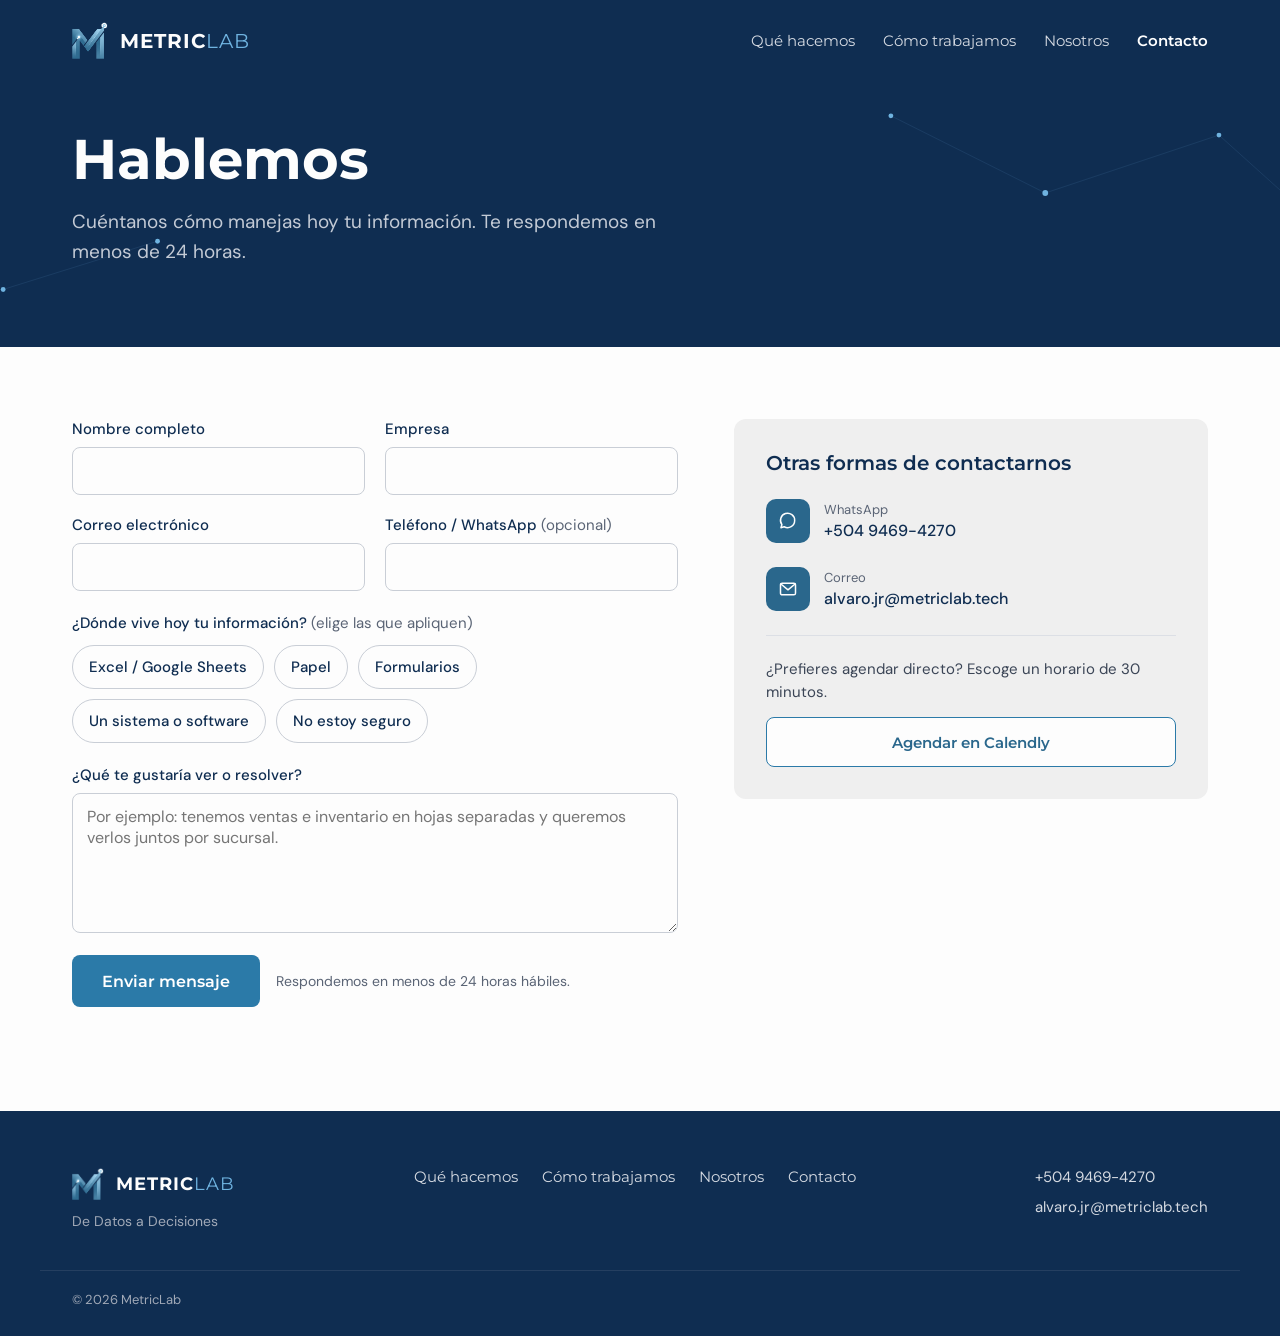
<file: public/contacto/index.html>
<!doctype html>
<html lang="es">
<head>
<meta charset="utf-8">
<meta name="viewport" content="width=device-width, initial-scale=1">
<title>Contacto · MetricLab</title>
<meta name="description" content="Cuéntanos cómo manejas hoy la información de tu empresa. Agenda un diagnóstico gratuito con MetricLab.">
<link rel="canonical" href="https://metriclab.tech/contacto/">
<meta name="theme-color" content="#0F2D51">
<meta property="og:type" content="website">
<meta property="og:locale" content="es_LA">
<meta property="og:site_name" content="MetricLab">
<meta property="og:title" content="Contacto · MetricLab">
<meta property="og:description" content="Cuéntanos cómo manejas hoy la información de tu empresa. Agenda un diagnóstico gratuito con MetricLab.">
<meta property="og:url" content="https://metriclab.tech/contacto/">
<meta property="og:image" content="https://metriclab.tech/assets/og-image.png">
<meta property="og:image:width" content="1200">
<meta property="og:image:height" content="630">
<meta name="twitter:card" content="summary_large_image">
<link rel="icon" type="image/png" sizes="32x32" href="/favicon-32.png">
<link rel="icon" type="image/png" sizes="192x192" href="/icon-192.png">
<link rel="apple-touch-icon" href="/apple-touch-icon.png">
<link rel="preconnect" href="https://fonts.googleapis.com">
<link rel="preconnect" href="https://fonts.gstatic.com" crossorigin>
<link rel="stylesheet" href="https://fonts.googleapis.com/css2?family=DM+Sans:wght@400;500&family=Montserrat:wght@400;600;700&display=swap">
<link rel="stylesheet" href="/assets/styles.css?v=2">
</head>
<body>
<a class="skip" href="#contenido">Saltar al contenido</a>
<div style="width: 100%; font-family: 'DM Sans', sans-serif; color: #0F2D51; background: #FDFDFD">

<header style="position: relative; overflow: hidden; background: #0F2D51; color: #FDFDFD">
<svg aria-hidden="true" viewBox="0 0 1440 360" preserveAspectRatio="xMidYMid slice" style="position: absolute; inset: 0; width: 100%; height: 100%; pointer-events: none">
<g stroke="#6FB3E0" stroke-opacity="0.12" fill="none"><path d="M980 120 L1140 200 L1320 140 L1420 230"></path><path d="M60 300 L220 250"></path></g>
<g fill="#6FB3E0"><circle class="tw" cx="980" cy="120" r="2.5"></circle><circle class="tw2" cx="1140" cy="200" r="3"></circle><circle class="tw" cx="1320" cy="140" r="2.5"></circle><circle class="tw2" cx="1420" cy="230" r="2"></circle><circle class="tw" cx="60" cy="300" r="2.5"></circle><circle class="tw2" cx="220" cy="250" r="2.5"></circle></g>
</svg>
<nav class="wrap" aria-label="Principal" style="position: relative; display: flex; align-items: center; justify-content: space-between; gap: 24px; padding-top: 22px; padding-bottom: 22px">
<a href="/" style="display: flex; align-items: center; gap: 12px; text-decoration: none">
<img src="/assets/metriclab-m-light.png" alt="" style="width: 36px; height: 37px; object-fit: contain">
<span style="font-family: Montserrat, sans-serif; font-weight: 700; font-size: 20px; letter-spacing: 1px; color: #FDFDFD">METRIC<span style="color: #6FB3E0; font-weight: 400">LAB</span></span>
</a>
<div class="navlinks" style="display: flex; align-items: center; gap: 28px">
<a class="navlink" href="/#que-hacemos">Qué hacemos</a>
<a class="navlink" href="/#como-trabajamos">Cómo trabajamos</a>
<a class="navlink" href="/#nosotros">Nosotros</a>
<a class="navlink" href="/contacto/" aria-current="page" style="color: #FFFFFF; font-weight: 600">Contacto</a>
</div>
</nav>
<div class="wrap" style="position: relative; padding-top: 48px; padding-bottom: 80px; display: flex; flex-direction: column; gap: 16px">
<h1 style="margin: 0; font-family: Montserrat, sans-serif; font-weight: 700; font-size: clamp(38px, 4.4vw, 56px); line-height: 1.1; color: #FDFDFD">Hablemos</h1>
<p style="margin: 0; font-size: 19px; line-height: 1.6; color: #C3CAD5; max-width: 600px">Cuéntanos cómo manejas hoy tu información. Te respondemos en menos de 24 horas.</p>
</div>
</header>

<main id="contenido" class="wrap" style="display: flex; flex-wrap: wrap; gap: 56px; padding-top: 72px; padding-bottom: 104px; align-items: flex-start">

<div style="flex: 1.4 1 480px; min-width: 0">

<div id="ok" role="status" tabindex="-1" hidden style="padding: 40px; border: 1px solid #A8CCDF; background: #EEF5FA; border-radius: 12px; display: flex; flex-direction: column; gap: 12px">
<h2 style="margin: 0; font-family: Montserrat, sans-serif; font-weight: 700; font-size: 26px; color: #0F2D51">¡Gracias! Te escribimos pronto.</h2>
<p style="margin: 0; font-size: 17px; line-height: 1.6; color: #3B4556">Recibimos tu mensaje. Si es urgente, escríbenos por WhatsApp al +504 9469-4270.</p>
<button type="button" id="again" style="align-self: flex-start; min-height: 44px; padding: 0 18px; margin-top: 8px; border: 1px solid #2B7AA8; border-radius: 8px; background: transparent; color: #2A678C; font-family: Montserrat, sans-serif; font-weight: 600; font-size: 14px; cursor: pointer">Enviar otro mensaje</button>
</div>

<form id="contact-form" novalidate style="position: relative; display: flex; flex-direction: column; gap: 22px">
<div style="display: grid; grid-template-columns: repeat(auto-fit, minmax(220px, 1fr)); gap: 20px">
<div style="display: flex; flex-direction: column; gap: 8px">
<label for="nombre" style="font-size: 15px; font-weight: 500">Nombre completo</label>
<input class="field" id="nombre" name="nombre" type="text" autocomplete="name" required>
</div>
<div style="display: flex; flex-direction: column; gap: 8px">
<label for="empresa" style="font-size: 15px; font-weight: 500">Empresa</label>
<input class="field" id="empresa" name="empresa" type="text" autocomplete="organization" required>
</div>
<div style="display: flex; flex-direction: column; gap: 8px">
<label for="correo" style="font-size: 15px; font-weight: 500">Correo electrónico</label>
<input class="field" id="correo" name="correo" type="email" autocomplete="email" required>
</div>
<div style="display: flex; flex-direction: column; gap: 8px">
<label for="telefono" style="font-size: 15px; font-weight: 500">Teléfono / WhatsApp <span style="color: #5A6475; font-weight: 400">(opcional)</span></label>
<input class="field" id="telefono" name="telefono" type="tel" autocomplete="tel">
</div>
</div>

<fieldset style="margin: 0; padding: 0; border: 0; display: flex; flex-direction: column; gap: 12px">
<legend style="padding: 0; margin-bottom: 12px; font-size: 15px; font-weight: 500">¿Dónde vive hoy tu información? <span style="color: #5A6475; font-weight: 400">(elige las que apliquen)</span></legend>
<div style="display: flex; flex-wrap: wrap; gap: 10px">
<button class="chip" type="button" aria-pressed="false" data-value="Excel / Google Sheets">Excel / Google Sheets</button>
<button class="chip" type="button" aria-pressed="false" data-value="Papel">Papel</button>
<button class="chip" type="button" aria-pressed="false" data-value="Formularios">Formularios</button>
<button class="chip" type="button" aria-pressed="false" data-value="Un sistema o software">Un sistema o software</button>
<button class="chip" type="button" aria-pressed="false" data-value="No estoy seguro">No estoy seguro</button>

</div>
</fieldset>

<div style="display: flex; flex-direction: column; gap: 8px">
<label for="mensaje" style="font-size: 15px; font-weight: 500">¿Qué te gustaría ver o resolver?</label>
<textarea class="field" id="mensaje" name="mensaje" rows="5" style="resize: vertical; min-height: 140px" placeholder="Por ejemplo: tenemos ventas e inventario en hojas separadas y queremos verlos juntos por sucursal."></textarea>
</div>

<div class="hp" aria-hidden="true"><label for="sitio">No llenar</label><input id="sitio" name="sitio" type="text" tabindex="-1" autocomplete="off"></div>

<div style="display: flex; flex-wrap: wrap; align-items: center; gap: 16px">
<button id="send" class="btn" type="submit" style="min-height: 52px; padding: 0 30px; border: 0; border-radius: 8px; background: #2B7AA8; color: #FFFFFF; font-family: Montserrat, sans-serif; font-weight: 600; font-size: 16px; cursor: pointer">Enviar mensaje</button>
<span id="status" role="status" aria-live="polite" style="font-size: 14px; color: #5A6475">Respondemos en menos de 24 horas hábiles.</span>
</div>
</form>
</div>

<aside style="flex: 1 1 320px; min-width: 0; padding: 32px; background: #EFEFEF; border-radius: 12px; display: flex; flex-direction: column; gap: 24px">
<h2 style="margin: 0; font-family: Montserrat, sans-serif; font-weight: 600; font-size: 20px; color: #0F2D51">Otras formas de contactarnos</h2>
<a href="https://wa.me/50494694270" style="display: flex; align-items: center; gap: 14px; text-decoration: none; color: #0F2D51">
<span style="width: 44px; height: 44px; flex: none; border-radius: 10px; background: #2A678C; display: flex; align-items: center; justify-content: center"><svg aria-hidden="true" width="20" height="20" viewBox="0 0 24 24" fill="none" stroke="#FDFDFD" stroke-width="1.8" stroke-linecap="round" stroke-linejoin="round"><path d="M20 11.5a8.5 8.5 0 0 1-12.6 7.4L3.5 20l1.2-3.7A8.5 8.5 0 1 1 20 11.5z"></path></svg></span>
<span style="display: flex; flex-direction: column; gap: 2px"><span style="font-size: 13px; color: #5A6475">WhatsApp</span><span style="font-size: 16px; font-weight: 500">+504 9469-4270</span></span>
</a>
<a href="mailto:alvaro.jr@metriclab.tech" style="display: flex; align-items: center; gap: 14px; text-decoration: none; color: #0F2D51">
<span style="width: 44px; height: 44px; flex: none; border-radius: 10px; background: #2A678C; display: flex; align-items: center; justify-content: center"><svg aria-hidden="true" width="20" height="20" viewBox="0 0 24 24" fill="none" stroke="#FDFDFD" stroke-width="1.8" stroke-linecap="round" stroke-linejoin="round"><rect x="3" y="5" width="18" height="14" rx="2"></rect><path d="M3.5 6l8.5 7 8.5-7"></path></svg></span>
<span style="display: flex; flex-direction: column; gap: 2px; min-width: 0"><span style="font-size: 13px; color: #5A6475">Correo</span><span style="font-size: 16px; font-weight: 500; overflow-wrap: anywhere">alvaro.jr@metriclab.tech</span></span>
</a>
<div style="padding-top: 22px; border-top: 1px solid #DCDFE5; display: flex; flex-direction: column; gap: 14px">
<p style="margin: 0; font-size: 15px; line-height: 1.5; color: #3B4556">¿Prefieres agendar directo? Escoge un horario de 30 minutos.</p>
<a href="https://calendly.com/alvaro-jr-metriclab/30min" style="display: inline-flex; align-items: center; justify-content: center; min-height: 48px; padding: 0 20px; border: 1px solid #2B7AA8; border-radius: 8px; color: #2A678C; text-decoration: none; font-family: Montserrat, sans-serif; font-weight: 600; font-size: 15px; background: #FDFDFD">Agendar en Calendly</a>
</div>
</aside>
</main>

<footer style="background: #0F2D51; color: #A1A9B7">
<div class="wrap" style="display: flex; flex-wrap: wrap; justify-content: space-between; gap: 40px; padding-top: 56px; padding-bottom: 40px">
<div style="display: flex; flex-direction: column; gap: 12px">
<div style="display: flex; align-items: center; gap: 12px">
<img src="/assets/metriclab-m-light.png" alt="" style="width: 32px; height: 33px; object-fit: contain">
<span style="font-family: Montserrat, sans-serif; font-weight: 700; font-size: 18px; letter-spacing: 1px; color: #FDFDFD">METRIC<span style="color: #6FB3E0; font-weight: 400">LAB</span></span>
</div>
<span style="font-size: 14px">De Datos a Decisiones</span>
</div>
<nav aria-label="Pie de página" style="display: flex; flex-wrap: wrap; gap: 24px; align-items: flex-start">
<a class="navlink" href="/#que-hacemos">Qué hacemos</a>
<a class="navlink" href="/#como-trabajamos">Cómo trabajamos</a>
<a class="navlink" href="/#nosotros">Nosotros</a>
<a class="navlink" href="/contacto/">Contacto</a>
</nav>
<div style="display: flex; flex-direction: column; gap: 10px; font-size: 15px">
<a href="https://wa.me/50494694270" style="color: #D5DAE2; text-decoration: none">+504 9469-4270</a>
<a href="mailto:alvaro.jr@metriclab.tech" style="color: #D5DAE2; text-decoration: none">alvaro.jr@metriclab.tech</a>
</div>
</div>
<div class="wrap" style="padding-top: 20px; padding-bottom: 28px; border-top: 1px solid rgba(161,169,183,0.15); font-size: 13px">© 2026 MetricLab</div>
</footer>

</div>
<script src="/assets/contacto.js?v=2" defer></script>
</body>
</html>
</file>
<file: assets/styles.css>
body{margin:0;background:#FDFDFD;font-family:'DM Sans',sans-serif;-webkit-font-smoothing:antialiased}
html{scroll-behavior:smooth}
a{color:#2A678C}a:hover{color:#0F2D51}
.navlink{color:#D5DAE2;text-decoration:none;font-family:Montserrat,sans-serif;font-size:15px;font-weight:400}
.navlink:hover{color:#FFFFFF}
.btn{transition:background-color .2s ease}
.btn:hover{background-color:#24698F !important;color:#FFFFFF !important}
.ghost:hover{color:#FFFFFF !important}
@keyframes ml-flow{to{stroke-dashoffset:-40}}
@keyframes ml-travel{0%{offset-distance:0%;opacity:0}12%{opacity:1}88%{opacity:1}100%{offset-distance:100%;opacity:0}}
@keyframes ml-float{0%,100%{transform:translateY(0)}50%{transform:translateY(-4px)}}
@keyframes ml-pulse{0%{box-shadow:0 0 0 0 rgba(111,179,224,.55)}70%{box-shadow:0 0 0 12px rgba(111,179,224,0)}100%{box-shadow:0 0 0 0 rgba(111,179,224,0)}}
@keyframes ml-twinkle{0%,100%{opacity:.25}50%{opacity:.8}}
@keyframes ml-drift{0%,100%{transform:translate(0,0)}50%{transform:translate(-10px,6px)}}
@keyframes ml-bar{0%,100%{transform:scaleY(1)}50%{transform:scaleY(.86)}}
.flow{stroke-dasharray:4 6;animation:ml-flow 2.4s linear infinite}
.traveler{position:absolute;left:0;top:0;width:8px;height:8px;border-radius:50%;background:#6FB3E0;box-shadow:0 0 10px 2px rgba(111,179,224,.7);offset-anchor:center;offset-rotate:0deg;animation:ml-travel 3.6s linear infinite}
.t1{offset-path:path('M176 58 C 260 58, 260 220, 330 220');animation-delay:0s}
.t2{offset-path:path('M200 162 C 270 162, 270 220, 330 220');animation-delay:.9s}
.t3{offset-path:path('M184 266 C 265 266, 265 220, 330 220');animation-delay:1.8s}
.t4{offset-path:path('M206 370 C 275 370, 275 220, 330 220');animation-delay:2.7s}
.float1{animation:ml-float 6s ease-in-out infinite}
.float2{animation:ml-float 7s ease-in-out .8s infinite}
.float3{animation:ml-float 6.5s ease-in-out 1.6s infinite}
.float4{animation:ml-float 7.5s ease-in-out 2.2s infinite}
.hub{animation:ml-pulse 2.4s ease-out infinite}
.tw{animation:ml-twinkle 5s ease-in-out infinite}
.tw2{animation:ml-twinkle 6s ease-in-out 1.5s infinite}
.tw3{animation:ml-twinkle 7s ease-in-out 3s infinite}
.drift{animation:ml-drift 18s ease-in-out infinite}
.bar{transform-origin:bottom;animation:ml-bar 4s ease-in-out infinite}
.wrap{max-width:1200px;margin:0 auto;padding:0 32px;box-sizing:border-box}
mark{background:rgba(111,179,224,.28);color:#0F2D51;padding:0 4px;border-radius:3px}
mark.bad{background:rgba(245,196,179,.6)}
.flowrow{position:relative;display:flex;align-items:flex-start;justify-content:space-between;gap:12px}
.track{position:absolute;left:6%;right:6%;top:31px;height:0}
.trav{position:absolute;top:27px;width:9px;height:9px;border-radius:50%}
.trav-ok{background:#2B7AA8;box-shadow:0 0 10px 2px rgba(43,122,168,.45);animation:ml-run 4.2s linear infinite}
.trav-bad{background:#A1A9B7;animation:ml-runfail 4.2s linear infinite}
@keyframes ml-run{0%{left:6%;opacity:0}6%{opacity:1}94%{opacity:1}100%{left:94%;opacity:0}}
@keyframes ml-runfail{0%{left:6%;opacity:0}6%{opacity:1}58%{left:62%;opacity:1}72%{left:66%;opacity:0}100%{left:66%;opacity:0}}
.node{position:relative;flex:1 1 0;min-width:0;display:flex;flex-direction:column;align-items:center;gap:10px;text-align:center}
.step{transition:transform .25s ease,border-color .25s ease}
.step:hover{transform:translateY(-6px);border-color:#2B7AA8 !important}
.step:hover .stepicon{background:#2B7AA8 !important}
.steplink{display:flex;flex-direction:column;gap:16px;height:100%;color:inherit;text-decoration:none}
.steplink:hover{color:inherit}
.mini{position:relative;height:96px;margin-top:auto;border-radius:10px;background:#F4F6F8;overflow:hidden}
@keyframes ml-fill1{0%,8%{width:0}30%,100%{width:78%}}
@keyframes ml-fill2{0%,30%{width:0}52%,100%{width:62%}}
@keyframes ml-fill3{0%,52%{width:0}72%,100%{width:70%}}
@keyframes ml-pop{0%,72%{transform:scale(0);opacity:0}80%{transform:scale(1.15);opacity:1}88%,96%{transform:scale(1);opacity:1}100%{opacity:0}}
.f1{animation:ml-fill1 4.5s ease-out infinite}
.f2{animation:ml-fill2 4.5s ease-out infinite}
.f3{animation:ml-fill3 4.5s ease-out infinite}
.pop{animation:ml-pop 4.5s ease-out infinite}
@keyframes ml-u1{0%,10%{transform:translate(-34px,-14px) rotate(-20deg)}45%,80%{transform:none}100%{transform:translate(-34px,-14px) rotate(-20deg)}}
@keyframes ml-u2{0%,10%{transform:translate(8px,-22px) rotate(15deg)}45%,80%{transform:none}100%{transform:translate(8px,-22px) rotate(15deg)}}
@keyframes ml-u3{0%,10%{transform:translate(38px,-6px) rotate(30deg)}45%,80%{transform:none}100%{transform:translate(38px,-6px) rotate(30deg)}}
@keyframes ml-u4{0%,10%{transform:translate(-40px,12px) rotate(25deg)}45%,80%{transform:none}100%{transform:translate(-40px,12px) rotate(25deg)}}
@keyframes ml-u5{0%,10%{transform:translate(4px,22px) rotate(-30deg)}45%,80%{transform:none}100%{transform:translate(4px,22px) rotate(-30deg)}}
@keyframes ml-u6{0%,10%{transform:translate(36px,16px) rotate(-12deg)}45%,80%{transform:none}100%{transform:translate(36px,16px) rotate(-12deg)}}
.u1{animation:ml-u1 4.5s ease-in-out infinite}.u2{animation:ml-u2 4.5s ease-in-out infinite}.u3{animation:ml-u3 4.5s ease-in-out infinite}
.u4{animation:ml-u4 4.5s ease-in-out infinite}.u5{animation:ml-u5 4.5s ease-in-out infinite}.u6{animation:ml-u6 4.5s ease-in-out infinite}
@keyframes ml-grow{0%,10%{transform:scaleY(.15)}45%,85%{transform:scaleY(1)}100%{transform:scaleY(.15)}}
.g{transform-origin:bottom;animation:ml-grow 4.5s ease-in-out infinite}
@keyframes ml-slide{0%,15%{transform:translateX(40px);opacity:0}30%,85%{transform:none;opacity:1}100%{transform:translateX(-10px);opacity:0}}
.slide{animation:ml-slide 4.5s ease-in-out infinite}
.sidelabel{display:inline}
mark.dark{background:rgba(111,179,224,.24);color:#FDFDFD}
.steps3{display:grid;grid-template-columns:repeat(3,minmax(0,1fr));gap:24px}
.decide{display:flex;gap:40px;align-items:center}
.who{display:grid;grid-template-columns:repeat(2,minmax(0,1fr));gap:18px}
@keyframes ml-in1{0%,4%{opacity:0;transform:translateY(10px)}12%,88%{opacity:1;transform:none}100%{opacity:0}}
@keyframes ml-in2{0%,24%{opacity:0;transform:translateY(10px)}32%,88%{opacity:1;transform:none}100%{opacity:0}}
@keyframes ml-in3{0%,46%{opacity:0;transform:translateY(10px) scale(.96)}56%,88%{opacity:1;transform:none}100%{opacity:0}}
.in1{animation:ml-in1 7s ease-out infinite}.in2{animation:ml-in2 7s ease-out infinite}.in3{animation:ml-in3 7s ease-out infinite}
@keyframes ml-draw{0%{stroke-dashoffset:140}45%,85%{stroke-dashoffset:0;opacity:1}100%{stroke-dashoffset:0;opacity:0}}
.draw{stroke-dasharray:140;animation:ml-draw 4s ease-in-out infinite}
@keyframes ml-spin{to{transform:rotate(360deg)}}
.spin{transform-origin:center;transform-box:fill-box;animation:ml-spin 4s linear infinite}
.spinslow{transform-origin:50% 100%;animation:ml-spin 3s linear infinite}
@keyframes ml-role{0%,28%{background:#2B7AA8}34%,100%{background:#C9DDEA}}
.role{animation:ml-role 4.5s ease-in-out infinite}
@keyframes ml-breath{0%,100%{transform:scale(1)}50%{transform:scale(1.08)}}
.breath{animation:ml-breath 3s ease-in-out infinite;transform-box:fill-box;transform-origin:center}
@keyframes ml-scan{0%,10%{transform:translate(0,0)}25%,35%{transform:translate(24px,0)}50%,60%{transform:translate(48px,16px)}75%,85%{transform:translate(24px,32px)}100%{transform:translate(0,0)}}
.scan{animation:ml-scan 5s ease-in-out infinite}
@media (max-width:900px){.steps3{grid-template-columns:minmax(0,1fr)}.decide{flex-direction:column;align-items:stretch}.who{grid-template-columns:minmax(0,1fr)}}
@media (prefers-reduced-motion:reduce){.in1,.in2,.in3,.draw,.spin,.spinslow,.role,.breath,.scan{animation:none !important}}
@media (max-width:860px){
.flowrow{flex-direction:column;align-items:stretch;gap:10px}
.node{flex-direction:row;text-align:left;gap:14px}
.track,.trav{display:none}
}
@media (max-width:600px){.sidelabel{display:none}.mockside{width:52px !important}}
@media (prefers-reduced-motion:reduce){.trav,.f1,.f2,.f3,.pop,.u1,.u2,.u3,.u4,.u5,.u6,.g,.slide{animation:none !important}.step:hover{transform:none}}
.compare{display:grid;grid-template-columns:minmax(0,1fr) 56px minmax(0,1fr);gap:16px;align-items:center}
.stepline{display:block}
@media (max-width:860px){
.navlinks{display:none !important}
.compare{grid-template-columns:minmax(0,1fr)}
.compare-arrow{transform:rotate(90deg)}
.stepline{display:none}
.viz{zoom:.62}
.wrap{padding:0 20px}
}
@media (prefers-reduced-motion:reduce){
.flow,.traveler,.float1,.float2,.float3,.float4,.hub,.tw,.tw2,.tw3,.drift,.bar{animation:none !important}
.traveler{display:none}
}
/* contacto */
.field{width:100%;box-sizing:border-box;min-height:48px;padding:12px 14px;border:1px solid #C9CED6;border-radius:8px;background:#FDFDFD;font-family:'DM Sans',sans-serif;font-size:16px;color:#0F2D51}
.field:focus{outline:2px solid #2B7AA8;outline-offset:1px;border-color:#2B7AA8}
.chip{cursor:pointer}
.chip:hover{border-color:#2B7AA8 !important}
.hp{position:absolute;left:-9999px;width:1px;height:1px;overflow:hidden}
@media (max-width:860px){.navlinks{display:none !important}}
.chip{min-height:44px;padding:0 16px;border-radius:999px;border:1px solid #C9CED6;background:#FDFDFD;color:#0F2D51;font-family:'DM Sans',sans-serif;font-size:15px;font-weight:500}
.chip[aria-pressed="true"]{border-color:#2B7AA8;background:#2B7AA8;color:#FFFFFF}
[hidden]{display:none !important}
.monogram{width:96px;height:96px;flex:none;border-radius:50%;background:#0F2D51;color:#FDFDFD;display:flex;align-items:center;justify-content:center;gap:2px;font-family:Montserrat,sans-serif;font-weight:700;font-size:26px;letter-spacing:1px;border:3px solid #6FB3E0;box-sizing:border-box}
.monogram small{font-size:12px;font-weight:600;align-self:flex-end;margin-bottom:30px;color:#6FB3E0}
.skip{position:absolute;left:-9999px;top:0}.skip:focus{left:16px;top:16px;z-index:10;background:#FDFDFD;color:#0F2D51;padding:10px 14px;border-radius:6px}
</file>
